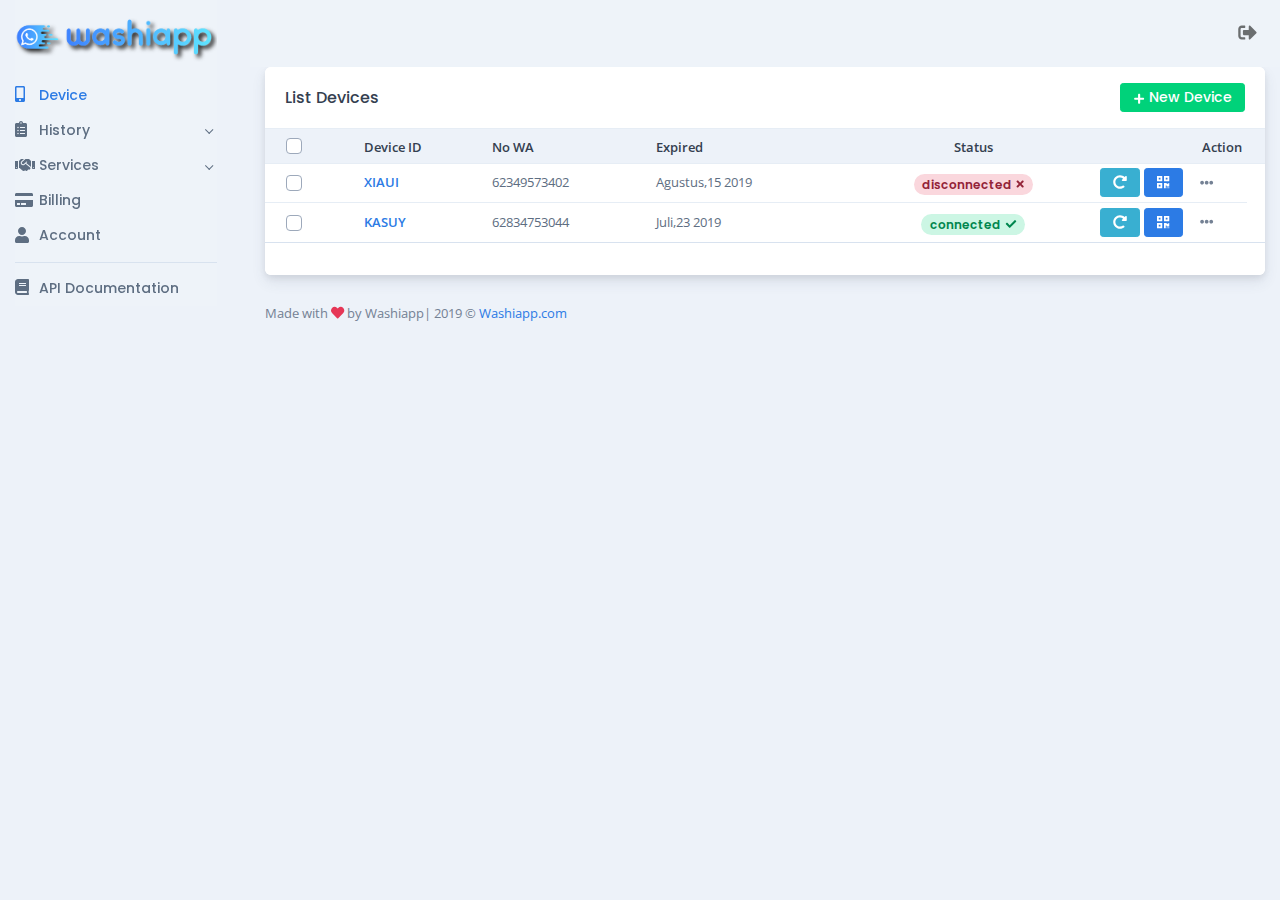
<file: index.html>
<!DOCTYPE html>
<html lang="en-US" dir="ltr">

  <head>
    <meta charset="utf-8">
    <meta http-equiv="X-UA-Compatible" content="IE=edge">
    <meta name="viewport" content="width=device-width, initial-scale=1">


    <!-- ===============================================-->
    <!--    Document Title-->
    <!-- ===============================================-->
    <title>Washiapp</title>


    <!-- ===============================================-->
    <!--    Favicons-->
    <!-- ===============================================-->
    <!-- <link rel="apple-touch-icon" sizes="180x180" href="assets/icon.png">
    <link rel="icon" type="image/png" sizes="32x32" href="assets/icon.png">
    <link rel="icon" type="image/png" sizes="32x32" href="assets/icon.png">
    <link rel="shortcut icon" type="image/x-icon" sizes="32x32" href="assets/icon.png">
    <link rel="manifest" sizes="32x32" href="assets/icon.png">
    <meta name="msapplication-TileImage" content="assets/img/favicons/mstile-150x150.png">
    <meta name="theme-color" content="#ffffff"> -->

    <link rel="apple-touch-icon" sizes="57x57" href="assets/img/icons/icon/apple-icon-57x57.png">
    <link rel="apple-touch-icon" sizes="60x60" href="assets/img/icons/icon/apple-icon-60x60.png">
    <link rel="apple-touch-icon" sizes="72x72" href="assets/img/icons/icon/apple-icon-72x72.png">
    <link rel="apple-touch-icon" sizes="76x76" href="assets/img/icons/icon/apple-icon-76x76.png">
    <link rel="apple-touch-icon" sizes="114x114" href="assets/img/icons/icon/apple-icon-114x114.png">
    <link rel="apple-touch-icon" sizes="120x120" href="assets/img/icons/icon/apple-icon-120x120.png">
    <link rel="apple-touch-icon" sizes="144x144" href="assets/img/icons/icon/apple-icon-144x144.png">
    <link rel="apple-touch-icon" sizes="152x152" href="assets/img/icons/icon/apple-icon-152x152.png">
    <link rel="apple-touch-icon" sizes="180x180" href="assets/img/icons/icon/apple-icon-180x180.png">
    <link rel="icon" type="image/png" sizes="192x192"  href="assets/img/icons/icon/android-icon-192x192.png">
    <link rel="icon" type="image/png" sizes="32x32" href="assets/img/icons/icon/favicon-32x32.png">
    <link rel="icon" type="image/png" sizes="96x96" href="assets/img/icons/icon/favicon-96x96.png">
    <link rel="icon" type="image/png" sizes="16x16" href="assets/img/icons/icon/favicon-16x16.png">
    <link rel="manifest" href="assets/img/icons/icon/manifest.json">
    <meta name="msapplication-TileColor" content="#ffffff">
    <meta name="msapplication-TileImage" content="assets/img/icons/icon/ms-icon-144x144.png">
    <meta name="theme-color" content="#ffffff">


    <!-- ===============================================-->
    <!--    Stylesheets-->
    <!-- ===============================================-->
    <link href="https://fonts.googleapis.com/css?family=Open+Sans:300,400,500,600,700%7cPoppins:100,200,300,400,500,600,700,800,900" rel="stylesheet">
    <link href="assets/css/theme.css" rel="stylesheet">
    <link href="assets/lib/remodal/remodal.css" rel="stylesheet">
    <link href="assets/lib/remodal/remodal-default-theme.css" rel="stylesheet">

  </head>


  <body>

    <!-- ===============================================-->
    <!--    Main Content-->
    <!-- ===============================================-->
    <main class="main" id="top">
      <div class="container-fluid">
        <nav class="navbar navbar-vertical navbar-expand-xl navbar-light navbar-glass"><a class="navbar-brand text-left" href="/wablas">
            <div class="d-flex align-items-center py-3"><img class="mr-2" src="assets/img/washiapp-blue.png" alt="" width="200" style="-webkit-filter: drop-shadow(5px 5px 5px #222222);
    filter: drop-shadow(3px 3px 2px #222222);" />
            </div>
          </a>
          <div class="collapse navbar-collapse" id="navbarVerticalCollapse">
            <ul class="navbar-nav flex-column">
              <li class="nav-item active"><a class="nav-link" href="/wablas/" aria-controls="home">
                  <div class="d-flex align-items-center"><span class="nav-link-icon"><span class="fas fa-mobile-alt"></span></span><span>Device</span>
                  </div>
                </a>
              </li>
              <li class="nav-item"><a class="nav-link dropdown-indicator" href="#email" data-toggle="collapse" role="button" aria-expanded="false" aria-controls="email">
                  <div class="d-flex align-items-center"><span class="nav-link-icon"><span class="fas fa-clipboard-list"></span></span><span>History</span><span class="badge badge-pill ml-2 badge-soft-success"></span>
                  </div>
                </a>
                <ul class="nav collapse" id="email" data-parent="#navbarVerticalCollapse">
                  <li class="nav-item"><a class="nav-link" href="/wablas/pages/status.html">Message Status</a>
                  </li>
                  <li class="nav-item"><a class="nav-link" href="/wablas/pages/log.html">Log</a>
                  </li>
                </ul>
              </li>
              <li class="nav-item"><a class="nav-link dropdown-indicator" href="#pages" data-toggle="collapse" role="button" aria-expanded="false" aria-controls="pages">
                  <div class="d-flex align-items-center"><span class="nav-link-icon"><span class="fas fa-handshake"></span></span><span>Services</span>
                  </div>
                </a>
                <ul class="nav collapse" id="pages" data-parent="#navbarVerticalCollapse">
                  <li class="nav-item"><a class="nav-link" href="/wablas/pages/activity.html">Send Message</a>
                  </li>
                  <li class="nav-item d-none"><a class="nav-link" href="pages/schedule.html">Schedule</a>
                  </li>
                  <li class="nav-item d-none"><a class="nav-link" href="pages/activity.html">Reminder</a>
                  </li>
                  <li class="nav-item"><a class="nav-link" href="/wablas/pages/sms.html">SMS</a>
                  </li>
                </ul>
              </li>
              <li class="nav-item"><a class="nav-link" href="pages/billing.html" >
                  <div class="d-flex align-items-center"><span class="nav-link-icon"><span class="fas fa-credit-card"></span></span><span>Billing</span>
                  </div>
                </a>
              </li>
              <li class="nav-item"><a class="nav-link" href="/wablas/pages/account.html">
                  <div class="d-flex align-items-center"><span class="nav-link-icon"><span class="fas fa-user"></span></span><span>Account</span>
                  </div>
                </a></li>
            </ul>
            <hr class="border-300 my-2" />
            <ul class="navbar-nav flex-column">
              <li class="nav-item"><a class="nav-link" href="#documentation" data-toggle="collapse" role="button" aria-expanded="false" aria-controls="documentation">
                  <div class="d-flex align-items-center"><span class="nav-link-icon"><span class="fas fa-book"></span></span><span>API Documentation</span>
                  </div>
                </a>
              </li> 
            </ul>

          </div>
        </nav>
        <div class="content">
          <nav class="navbar navbar-light navbar-glass fs--1 font-weight-semi-bold row navbar-top sticky-kit navbar-expand">
            <button class="navbar-toggler collapsed" type="button" data-toggle="collapse" data-target="#navbarVerticalCollapse" aria-controls="navbarVerticalCollapse" aria-expanded="false" aria-label="Toggle navigation"><span class="navbar-toggler-icon"></span></button><a class="navbar-brand text-left ml-3" href="/wablas">
              <div class="d-flex align-items-center"><img class="mr-2" src="assets/img/washiapp-blue.png" alt="" width="60%" /><span class="text-sans-serif"></span>
              </div>
            </a>
            <div class="collapse navbar-collapse" id="navbarNavDropdown1">
              <ul class="navbar-nav align-items-center d-none d-lg-block">
                <li class="nav-item">
                  <h3></h3>
                </li>
              </ul>
              <ul class="navbar-nav align-items-center ml-auto">
                <li class="nav-item dropdown"><a class="nav-link px-0" href="authentication/log-out.html"><span class="fas fa-sign-out-alt fs-4" data-fa-transform="shrink-7"></span></a></li>
                
                
              </ul>
            </div>
          </nav>

        <div class="card mb-3 d-none">
            <div class="card-body rounded-soft bg-gradient">
                <div class="row text-white align-items-center no-gutters">
                <div class="col">
                    <h4 class="text-white mb-0">Today Sent 7.439</h4>
                    <p class="fs--1 font-weight-semi-bold">Yesterday <span class="text-300">6.887</span></p>
                </div>
                </div>
                <canvas class="rounded" id="chart-line" width="1618" height="375" aria-label="Line chart" role="img"></canvas>
            </div>
        </div>
        <div class="card-deck d-none">
        <div class="card mb-3 overflow-hidden" style="min-width: 12rem">
            <div class="bg-holder bg-card" style="background-image:url(assets/img/illustrations/corner-1.png);">
            </div>
            <!--/.bg-holder-->

            <div class="card-body position-relative">
            <h6>Sent Success</h6>
            <div class="display-4 fs-4 mb-2 font-weight-normal text-sans-serif text-success" data-countup='{"count":583,"format":"comma"}'>0</div><a class="font-weight-semi-bold fs--1 text-nowrap" href="#!">See all<span class="fas fa-angle-right ml-1" data-fa-transform="down-1"></span></a>
            </div>
        </div>
        <div class="card mb-3 overflow-hidden" style="min-width: 12rem">
            <div class="bg-holder bg-card" style="background-image:url(assets/img/illustrations/corner-2.png);">
            </div>
            <!--/.bg-holder-->

            <div class="card-body position-relative">
            <h6>Sent Pending</h6>
            <div class="display-4 fs-4 mb-2 font-weight-normal text-sans-serif text-warning" data-countup='{"count":72,"format":"comma"}'>0</div><a class="font-weight-semi-bold fs--1 text-nowrap" href="#!">See all<span class="fas fa-angle-right ml-1" data-fa-transform="down-1"></span></a>
            </div>
        </div>
        <div class="card mb-3 overflow-hidden" style="min-width: 12rem">
            <div class="bg-holder bg-card" style="background-image:url(assets/img/illustrations/corner-3.png);">
            </div>
            <!--/.bg-holder-->

            <div class="card-body position-relative">
            <h6>Sent Failed</h6>
            <div class="display-4 fs-4 mb-2 font-weight-normal text-sans-serif text-danger" data-countup='{"count":94,"format":"comma"}'>0</div><a class="font-weight-semi-bold fs--1 text-nowrap" href="#!">See all<span class="fas fa-angle-right ml-1" data-fa-transform="down-1"></span></a>
            </div>
        </div>
        </div>
        <div class="card mb-3">
        <div class="card-header">
            <div class="row align-items-center justify-content-between">
            <div class="col-6 col-sm-auto d-flex align-items-center pr-0">
                <h5 class="fs-0 mb-0 text-nowrap py-2 py-xl-0">List Devices</h5>
            </div>
            <div class="col-6 col-sm-auto ml-auto text-right pl-0">
                <div class="d-none" id="purchases-actions">
                <div class="input-group input-group-sm">
                    <select class="custom-select cus" aria-label="Bulk actions">
                    <option selected="">Bulk actions</option>
                    <option value="Refund"><span class="fas fa-redo-alt" data-fa-transform="shrink-3 down-2"></span> Restart Service</option>
                    </select>
                    <button class="btn btn-falcon-default btn-sm ml-2" type="button">Apply</button>
                </div>
                </div>
                <div id="dashboard-actions">
                <button class="btn  btn-sm btn-success" type="button" data-toggle="modal" data-target="#Modal"><span class="fas fa-plus" data-fa-transform="shrink-3 down-2"></span><span class="d-none d-sm-inline-block ml-1">New Device</span></button>
                </div>
            </div>
            </div>
        </div>
        <div class="card-body p-0">
            <div class="table-responsive">
                <table class="table table-sm mb-0 table-dashboard fs--1">
                    <thead class="bg-200 text-900">
                        <tr>
                            <th>
                                <div class="custom-control custom-checkbox ml-3">
                                    <input class="custom-control-input checkbox-bulk-select" id="checkbox-bulk-purchases-select" type="checkbox" data-checkbox-body="#purchases" data-checkbox-actions="#purchases-actions" data-checkbox-replaced-element="#dashboard-actions" />
                                    <label class="custom-control-label" for="checkbox-bulk-purchases-select"></label>
                                </div>
                            </th>
                            <th>Device ID</th>
                            <th>No WA</th>
                            <th>Expired</th>
                            <th class="text-center">Status</th>
                            <th class="text-right">Action</th>
                            <th></th>
                        </tr>
                    </thead>
                    <tbody id="purchases">
                        <tr class="btn-reveal-trigger">
                            <td class="align-middle">
                                <div class="custom-control custom-checkbox ml-3">
                                    <input class="custom-control-input checkbox-bulk-select-target" type="checkbox" id="checkbox-1" />
                                    <label class="custom-control-label" for="checkbox-1"></label>
                                </div>
                            </td>
                            <th class="align-middle"><a href="pages/setting.html">XIAUI</a></th>
                            <td class="align-middle">62349573402</td>
                            <td class="align-middle">Agustus,15 2019</td>
                            <td class="align-middle text-center fs-0"><span class="badge badge rounded-capsule badge-soft-danger">disconnected<span class="ml-1 fas fa-times" data-fa-transform="shrink-2"></span></span>
                            </td>
                            <td class="align-middle white-space-nowrap">
                                <div class="dropdown text-sans-serif">
                                    <button class="btn btn-info btn-sm" type="button" data-toggle="tooltip" data-placement="top" title="Restart Service"><span class="fas fa-redo-alt"></span></button>
                                    <button class="btn btn-primary btn-sm" type="button" data-toggle="tooltip" data-placement="top" title="Scan QR Code"><span class="fas fa-qrcode"></span></button>
                                    <button class="btn btn-link text-600 btn-sm dropdown-toggle btn-reveal mr-3" type="button" id="dropdown1" data-toggle="dropdown" data-boundary="viewport" aria-haspopup="true" aria-expanded="false"><span class="fas fa-ellipsis-h fs--1"></span></button>
                                    <div class="dropdown-menu dropdown-menu-right border py-0" aria-labelledby="dropdown1">
                                        <div class="bg-white py-2">
                                            <a class="dropdown-item" href="#!"><span class="fas fa-lock"></span> Lock Private Message</a>
                                            <a class="dropdown-item" href="pages/setting.html"><span class="fas fa-cog"></span> Setting</a>
                                            <div class="dropdown-divider"></div>
                                            <a class="dropdown-item" href="#!"><span class="fas fa-shopping-cart"></span> Extend</a>
                                        </div>
                                    </div>
                                </div>
                            </td>
                        </tr>
                        <tr class="btn-reveal-trigger">
                            <td class="align-middle">
                                <div class="custom-control custom-checkbox ml-3">
                                    <input class="custom-control-input checkbox-bulk-select-target" type="checkbox" id="checkbox-2" />
                                    <label class="custom-control-label" for="checkbox-2"></label>
                                </div>
                            </td>
                            <th class="align-middle"><a href="pages/setting.html">KASUY</a></th>
                            <td class="align-middle">62834753044</td>
                            <td class="align-middle">Juli,23 2019</td>
                            <td class="align-middle text-center fs-0"><span class="badge badge rounded-capsule badge-soft-success">connected<span class="ml-1 fas fa-check" data-fa-transform="shrink-2"></span></span>
                            </td>
                            <td class="align-middle white-space-nowrap">
                                <div class="dropdown text-sans-serif">
                                    <button class="btn btn-info btn-sm" type="button" data-toggle="tooltip" data-placement="top" title="Restart Service"><span class="fas fa-redo-alt"></span></button>
                                    <button class="btn btn-primary btn-sm" type="button" data-toggle="tooltip" data-placement="top" title="Scan QR Code"><span class="fas fa-qrcode"></span></button>
                                    <button class="btn btn-link text-600 btn-sm dropdown-toggle btn-reveal mr-3" type="button" id="dropdown1" data-toggle="dropdown" data-boundary="viewport" aria-haspopup="true" aria-expanded="false"><span class="fas fa-ellipsis-h fs--1"></span></button>
                                    <div class="dropdown-menu dropdown-menu-right border py-0" aria-labelledby="dropdown1">
                                        <div class="bg-white py-2">
                                            <a class="dropdown-item" href="#!"><span class="fas fa-lock"></span> Lock Private Message</a>
                                            <a class="dropdown-item" href="pages/setting.html"><span class="fas fa-cog"></span> Setting</a>
                                            <div class="dropdown-divider"></div>
                                            <a class="dropdown-item" href="#!"><span class="fas fa-shopping-cart"></span> Extend</a>
                                        </div>
                                    </div>
                                </div>
                            </td>
                        </tr>
                    </tbody>
                </table>
            </div>
        </div>
        <div class="card-footer border-top">
            <div class="row align-items-center">
            
            </div>
        </div>
        </div>

        <!--modal new device-->

        <div class="modal fade" id="Modal" tabindex="-1" role="dialog" aria-labelledby="exampleModalLabel" aria-hidden="true">
        <div class="col-lg-4 mx-auto" role="document">
            <div class="modal-dialog">
                <div class="modal-content">
                    <div class="modal-header bg-primary">
                        <h5 class="modal-title text-white">Add new number</h5>
                        <button class="close text-white" type="button" data-dismiss="modal" aria-label="Close"><span class="font-weight-light" aria-hidden="true">&times;</span></button>
                    </div>
                <div class="modal-body">
                    <form action="">
                        <!-- <div class="form-group">
                            <label for="number">How many number?</label>
                            <select class="form-control" id="number">
                                <option selected>1</option>
                                <option>2</option>
                                <option>3</option>
                                <option>4</option>
                                <option>5</option>
                                <option>6</option>
                                <option>7</option>
                                <option>8</option>
                                <option>9</option>
                                <option>10</option>
                                <option>11</option>
                                <option>12</option>
                                <option>13</option>
                                <option>14</option>
                                <option>15</option>
                                <option>16</option>
                                <option>17</option>
                                <option>18</option>
                                <option>19</option>
                                <option>20</option>
                            </select>
                        </div> -->
                        <div class="form-group">
                            <label for="number">How Many Number?</label>
                            <input class="form-control" type="number" min='1' value="1" id="number">
                        </div>
                        <div class="form-group">
                            <label for="perid">Subscription Period</label>
                            <select class="form-control" id="perid">
                                <option value="197000" selected>1 Month</option>
                                <option value="591000">3 Month</option>
                                <option value="1182000">6 Month</option>
                            </select>
                        </div>
                        <div class="form-group">
                                <label for="pay">Payment Method</label>
                                <select class="form-control" id="pay">
                                    <option value="1" selected>Manual Bank Transfer (IDR)</option>
                                    <option value="2">Paypal or Credit Card (USD)</option>
                                </select>
                            </div>
                    </form>
                    <div class="row border-bottom mt-5">
                        <div class="col-lg-6">
                            <h6 class="fs-0 font-weight-normal">Subtotal</h6>
                            <h6 class="fs-0 font-weight-normal unik">Unique code</h6>
                        </div>
                        <div class="col-lg-6 text-right">
                            <h6 class="fs-0 font-weight-normal" id="subT">Rp197.000</h6>
                            <h6 class="fs-0 font-weight-normal unik">Rp<span id="uniq">26</span></h6>
                        </div>
                    </div>
                    <div class="row mt-2 mb-8">
                        <div class="col-lg-6">
                            <h6 class="fs-0 font-weight-bold">Total</h6>
                        </div>
                        <div class="col-lg-6 text-right">
                            <h6 class="fs-0 font-weight-bold" id="total">Rp197.026</h6>
                        </div>
                    </div>
                </div>
                <div class="modal-footer">
                    <button class="btn btn-secondary btn-sm rounded-pill" type="button" data-dismiss="modal">Cancel</button>
                    <button class="btn btn-primary btn-sm rounded-pill" type="button">Add</button>
                </div>
                </div>
            </div>
        </div>
        </div>


        <footer>
            <div class="row no-gutters justify-content-between fs--1 mt-4 mb-3">
              <div class="col-12 col-sm-auto text-center">
                <p class="mb-0 text-600">Made with <i class="fa fa-heart text-danger" aria-hidden="true"></i> by Washiapp<span class="d-none d-sm-inline-block">| </span><br class="d-sm-none" /> 2019 &copy; <a href="https://washiapp.com">Washiapp.com</a></p>
              </div>
            </div>
          </footer>
        </div>
      </div>
    </main>
    <!-- ===============================================-->
    <!--    End of Main Content-->
    <!-- ===============================================-->




    <!-- ===============================================-->
    <!--    JavaScripts-->
    <!-- ===============================================-->
    
    <script src="assets/js/jquery.min.js"></script>
    <script src="assets/js/popper.min.js"></script>
    <script src="assets/js/bootstrap.js"></script>
    <script src="assets/lib/stickyfilljs/stickyfill.min.js"></script>
    <script src="assets/lib/sticky-kit/sticky-kit.min.js"></script>
    <script src="assets/lib/is_js/is.min.js"></script>
    <script src="assets/lib/@fortawesome/all.min.js"></script>
    <script src="assets/lib/chart.js/Chart.min.js"></script>
    <script src="assets/lib/jqvmap/jquery.vmap.js"></script>
    <script src="assets/lib/jqvmap/maps/jquery.vmap.world.js" charset="utf-8"></script>
    <script src="assets/lib/jqvmap/maps/jquery.vmap.usa.js" charset="utf-8"></script>
    <script src="assets/js/theme.js"></script>
    <script src="assets/lib/remodal/remodal.min.js"></script>
    <script src="/assets/js/autoNumeric.js"></script>
    <script>
        $(document).ready(function() {
            $('#number, #perid,#pay').change(function () {
                // let a = parseInt($('#number option:selected').text());
                let a = parseInt($('#number').val());
                let b = parseInt($('#perid option:selected').val());
                let hasil = a*b;
                    let hasila= hasil+parseInt($('#uniq').text());
                    // let hasil = c.autoNumeric('init');
                    $('#subT').text("Rp"+hasil.toLocaleString());
                    $('#total').text("Rp"+hasila.toLocaleString()); 
                
                if($('#pay option:selected').val()==2){
                    $('.unik').addClass('d-none');
                    let b = parseInt($('#perid option:selected').val());
                    if(b==197000){
                        let hasil = a*17;
                        let hasila= hasil+parseInt($('#uniq').text());
                        // let hasil = c.autoNumeric('init');
                        $('#subT').text("USD "+hasil.toLocaleString());
                        $('#total').text("USD "+hasil);
                    }
                    else if(b==591000){
                        let hasil = a*17*3;
                        let hasila= hasil+parseInt($('#uniq').text());
                        // let hasil = c.autoNumeric('init');
                        $('#subT').text("USD "+hasil.toLocaleString());
                        $('#total').text("USD "+hasil);
                    }
                    else if(b==1182000){
                        let hasil = a*17*6;
                        let hasila= hasil+parseInt($('#uniq').text());
                        // let hasil = c.autoNumeric('init');
                        $('#subT').text("USD "+hasil.toLocaleString());
                        $('#total').text("USD "+hasil);
                    }
                }else if($('#pay option:selected').val()==1){
                    $('.unik').removeClass('d-none');
                }              
            })
        })
    </script>


  </body>

</html>
</file>
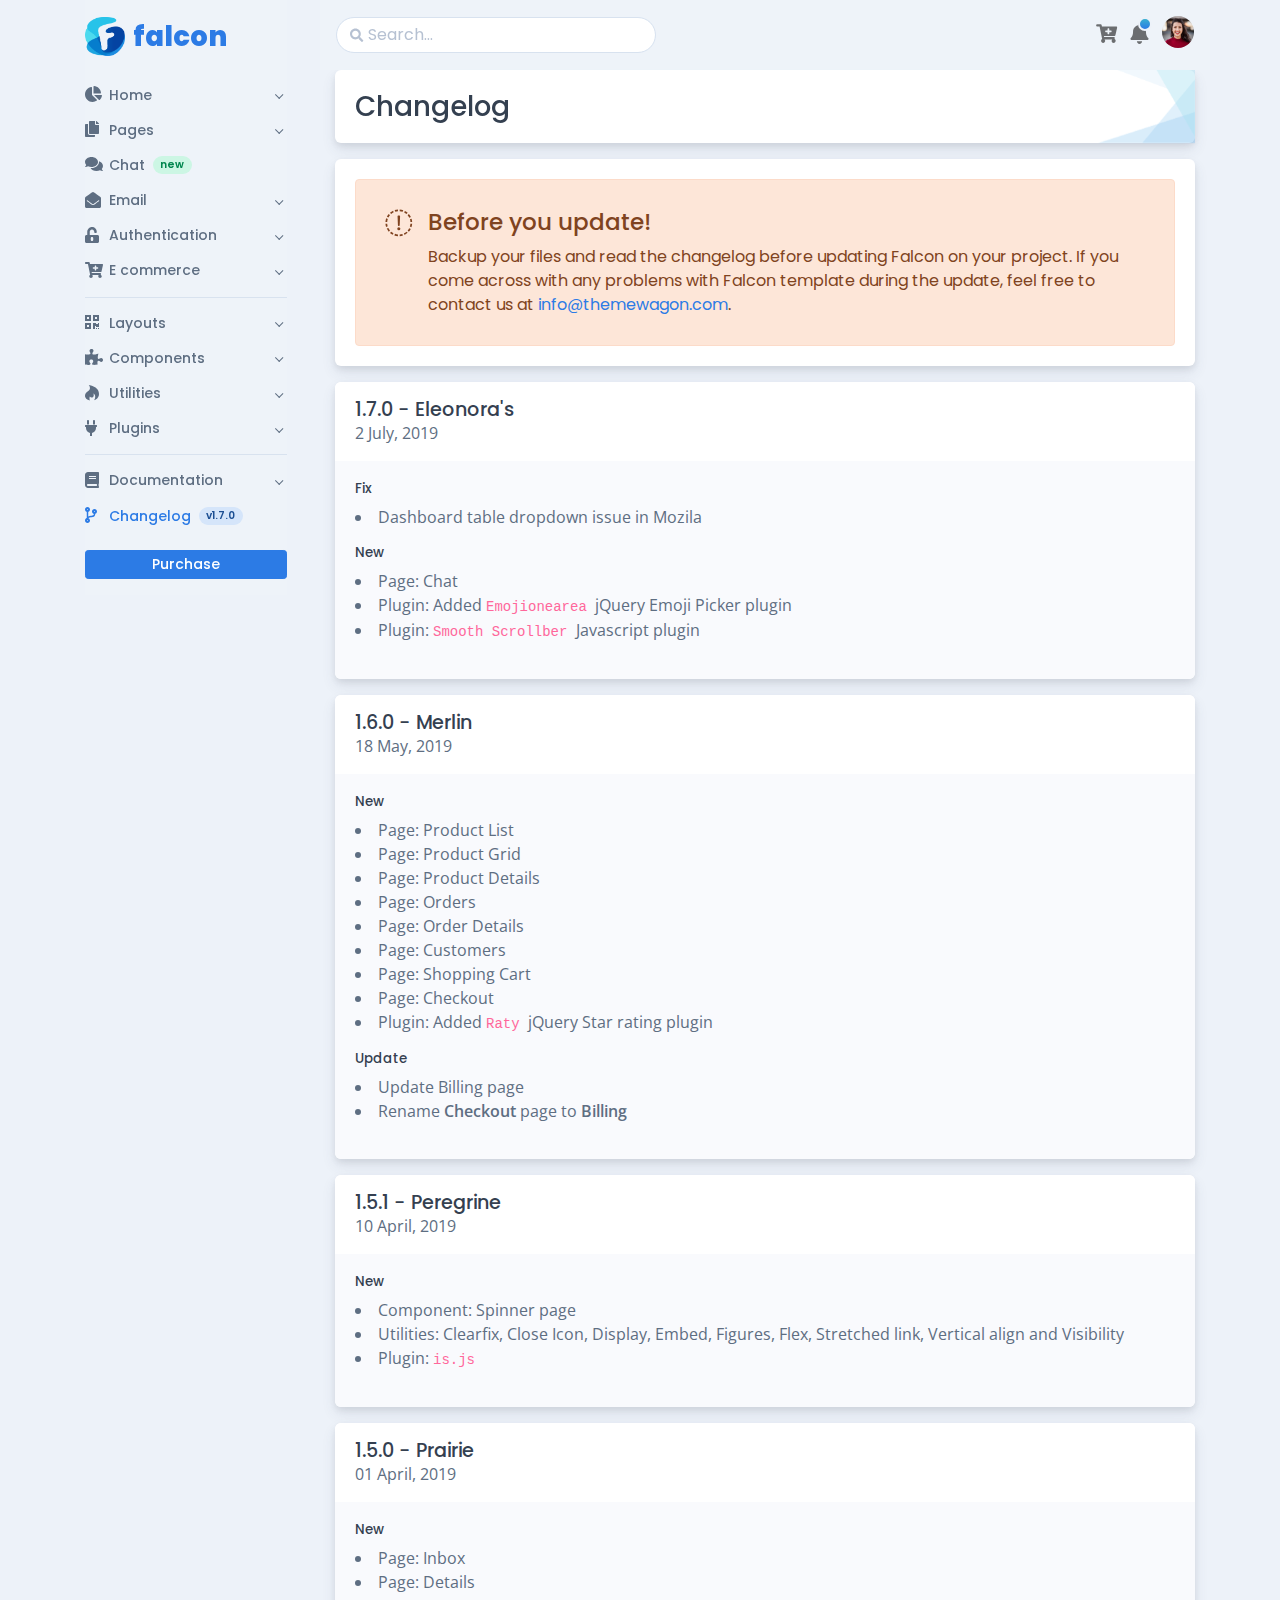
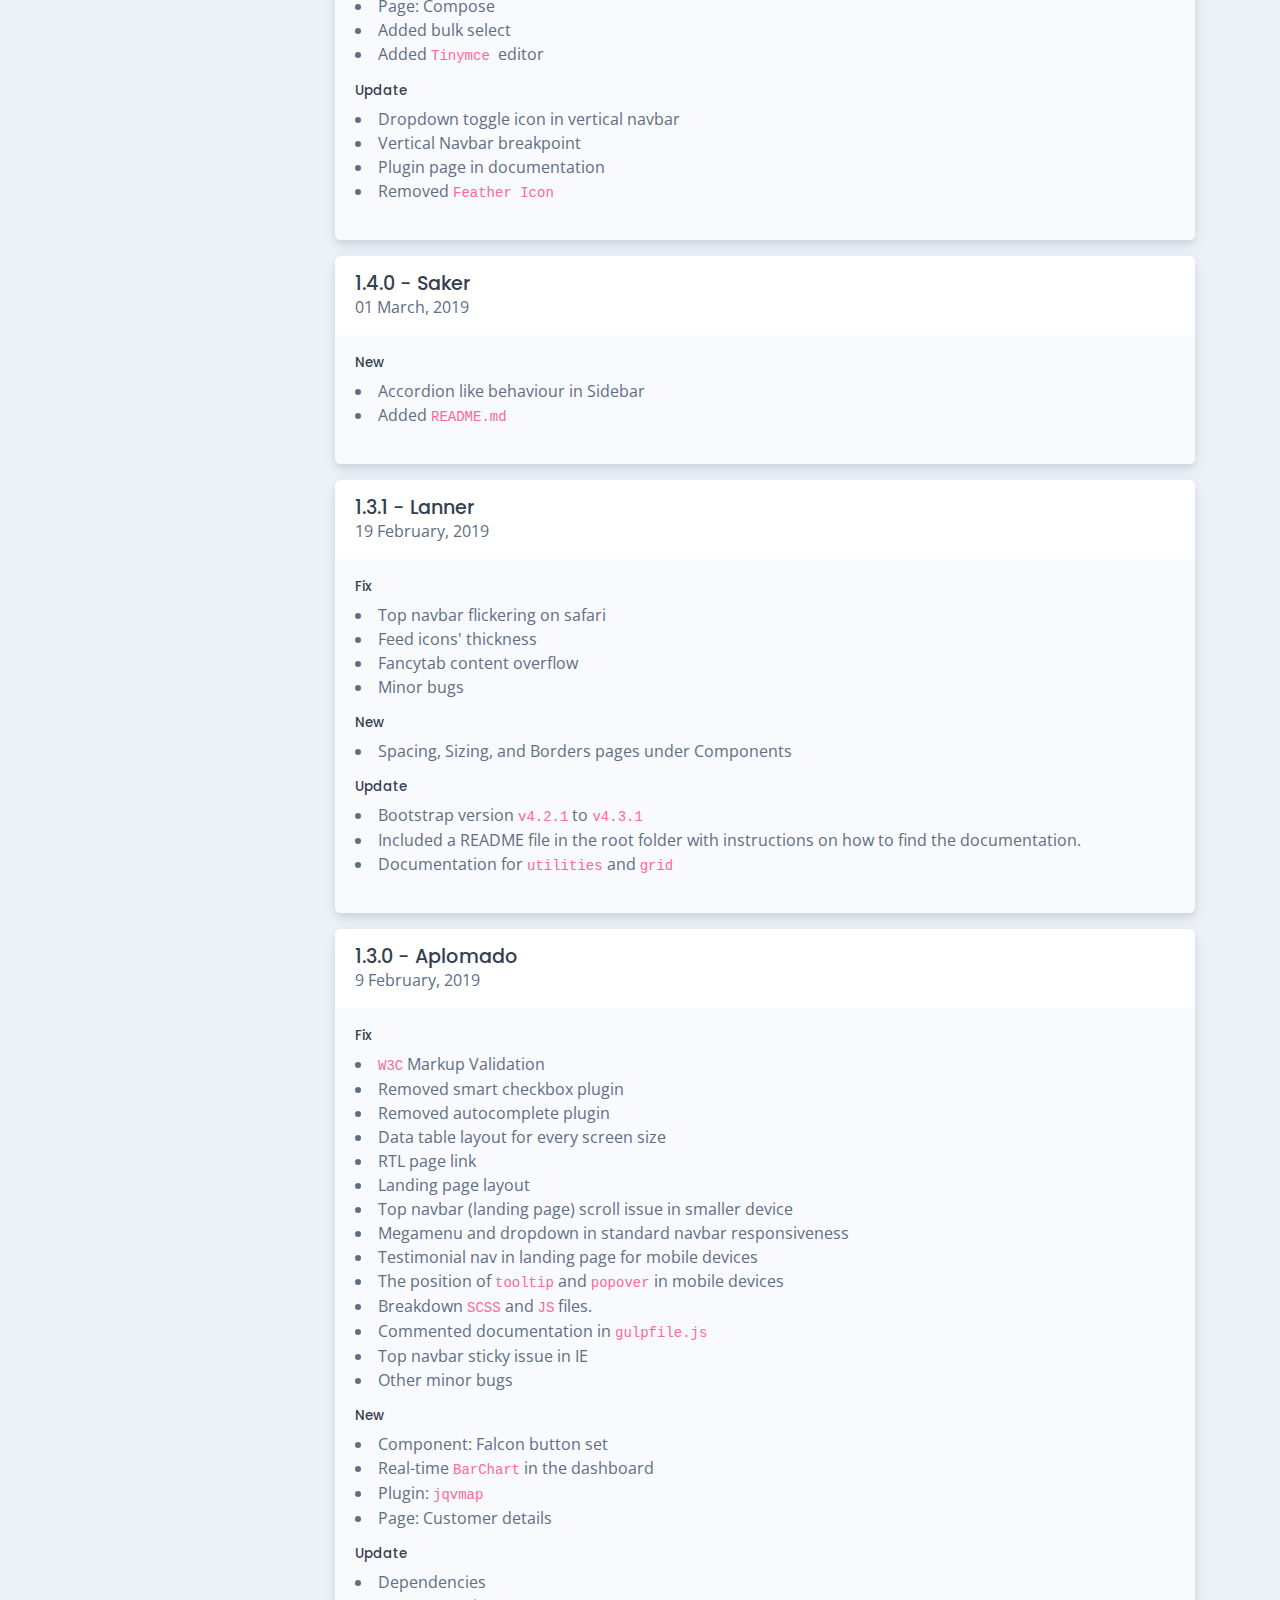
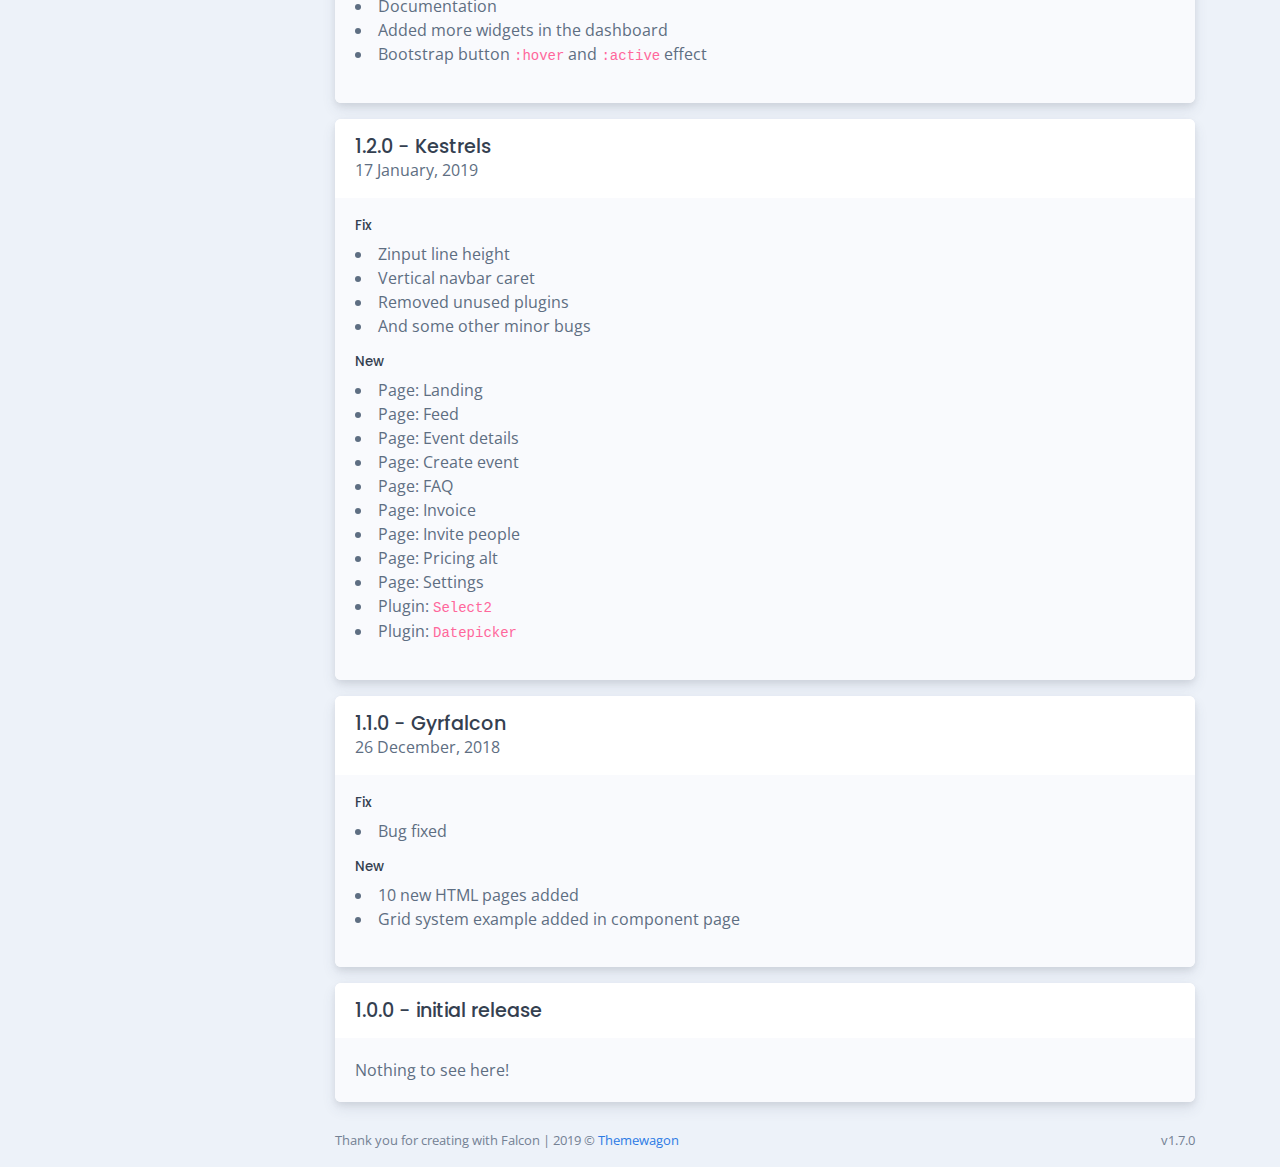
<file: changelog.html>
<!DOCTYPE html>
<html lang="en-US" dir="ltr">

  <head>
    <meta charset="utf-8">
    <meta http-equiv="X-UA-Compatible" content="IE=edge">
    <meta name="viewport" content="width=device-width, initial-scale=1">


    <!-- ===============================================-->
    <!--    Document Title-->
    <!-- ===============================================-->
    <title>Falcon | Dashboard &amp; WebApp Template</title>


    <!-- ===============================================-->
    <!--    Favicons-->
    <!-- ===============================================-->
    <link rel="apple-touch-icon" sizes="180x180" href="assets/img/favicons/apple-touch-icon.png">
    <link rel="icon" type="image/png" sizes="32x32" href="assets/img/favicons/favicon-32x32.png">
    <link rel="icon" type="image/png" sizes="16x16" href="assets/img/favicons/favicon-16x16.png">
    <link rel="shortcut icon" type="image/x-icon" href="assets/img/favicons/favicon.ico">
    <link rel="manifest" href="assets/img/favicons/manifest.json">
    <meta name="msapplication-TileImage" content="assets/img/favicons/mstile-150x150.png">
    <meta name="theme-color" content="#ffffff">


    <!-- ===============================================-->
    <!--    Stylesheets-->
    <!-- ===============================================-->
    <link href="https://fonts.googleapis.com/css?family=Open+Sans:300,400,500,600,700%7cPoppins:100,200,300,400,500,600,700,800,900" rel="stylesheet">
    <link href="assets/lib/prismjs/prism-okaidia.css" rel="stylesheet">
    <link href="assets/css/theme.css" rel="stylesheet">

  </head>


  <body>

    <!-- ===============================================-->
    <!--    Main Content-->
    <!-- ===============================================-->
    <main class="main" id="top">


      <div class="container">
        <nav class="navbar navbar-vertical navbar-expand-xl navbar-light navbar-glass"><a class="navbar-brand text-left" href="index.html">
            <div class="d-flex align-items-center py-3"><img class="mr-2" src="assets/img/illustrations/falcon.png" alt="" width="40" /><span class="text-sans-serif">falcon</span>
            </div>
          </a>
          <div class="collapse navbar-collapse" id="navbarVerticalCollapse">
            <ul class="navbar-nav flex-column">
              <li class="nav-item"><a class="nav-link dropdown-indicator" href="#home" data-toggle="collapse" role="button" aria-expanded="false" aria-controls="home">
                  <div class="d-flex align-items-center"><span class="nav-link-icon"><span class="fas fa-chart-pie"></span></span><span>Home</span>
                  </div>
                </a>
                <ul class="nav collapse" id="home" data-parent="#navbarVerticalCollapse">
                  <li class="nav-item"><a class="nav-link" href="index.html">Dashboard</a>
                  </li>
                  <li class="nav-item"><a class="nav-link" href="home/feed.html">Feed</a>
                  </li>
                  <li class="nav-item"><a class="nav-link" href="home/landing.html">Landing</a>
                  </li>
                </ul>
              </li>
              <li class="nav-item"><a class="nav-link dropdown-indicator" href="#pages" data-toggle="collapse" role="button" aria-expanded="false" aria-controls="pages">
                  <div class="d-flex align-items-center"><span class="nav-link-icon"><span class="fas fa-copy"></span></span><span>Pages</span>
                  </div>
                </a>
                <ul class="nav collapse" id="pages" data-parent="#navbarVerticalCollapse">
                  <li class="nav-item"><a class="nav-link" href="pages/activity.html">Activity</a>
                  </li>
                  <li class="nav-item"><a class="nav-link" href="pages/associations.html">Associations</a>
                  </li>
                  <li class="nav-item"><a class="nav-link" href="pages/billing.html">Billing</a>
                  </li>
                  <li class="nav-item"><a class="nav-link" href="pages/customer-details.html">Customer details</a>
                  </li>
                  <li class="nav-item"><a class="nav-link" href="pages/event-detail.html">Event detail</a>
                  </li>
                  <li class="nav-item"><a class="nav-link" href="pages/event-create.html">Event create</a>
                  </li>
                  <li class="nav-item"><a class="nav-link" href="pages/events.html">Events</a>
                  </li>
                  <li class="nav-item"><a class="nav-link" href="pages/faq.html">Faq</a>
                  </li>
                  <li class="nav-item"><a class="nav-link" href="pages/invoice.html">Invoice</a>
                  </li>
                  <li class="nav-item"><a class="nav-link" href="pages/invite-people.html">Invite people</a>
                  </li>
                  <li class="nav-item"><a class="nav-link" href="pages/notifications.html">Notifications</a>
                  </li>
                  <li class="nav-item"><a class="nav-link" href="pages/people.html">People</a>
                  </li>
                  <li class="nav-item"><a class="nav-link" href="pages/pricing.html">Pricing</a>
                  </li>
                  <li class="nav-item"><a class="nav-link" href="pages/pricing-alt.html">Pricing alt</a>
                  </li>
                  <li class="nav-item"><a class="nav-link" href="pages/profile.html">Profile</a>
                  </li>
                  <li class="nav-item"><a class="nav-link" href="pages/settings.html">Settings</a>
                  </li>
                  <li class="nav-item"><a class="nav-link" href="pages/starter.html">Starter</a>
                  </li>
                  <li class="nav-item"><a class="nav-link dropdown-indicator" href="#pages-errors" data-toggle="collapse" role="button" aria-expanded="false" aria-controls="pages-errors">Errors</a>
                    <ul class="nav collapse" id="pages-errors">
                      <li class="nav-item"><a class="nav-link" href="pages/errors/404.html">404</a>
                      </li>
                      <li class="nav-item"><a class="nav-link" href="pages/errors/500.html">500</a>
                      </li>
                    </ul>
                  </li>
                </ul>
              </li>
              <li class="nav-item"><a class="nav-link" href="chat.html">
                  <div class="d-flex align-items-center"><span class="nav-link-icon"><span class="fas fa-comments"></span></span><span>Chat</span><span class="badge badge-pill ml-2 badge-soft-success">new</span>
                  </div>
                </a></li>
              <li class="nav-item"><a class="nav-link dropdown-indicator" href="#email" data-toggle="collapse" role="button" aria-expanded="false" aria-controls="email">
                  <div class="d-flex align-items-center"><span class="nav-link-icon"><span class="fas fa-envelope-open"></span></span><span>Email</span><span class="badge badge-pill ml-2 badge-soft-success"></span>
                  </div>
                </a>
                <ul class="nav collapse" id="email" data-parent="#navbarVerticalCollapse">
                  <li class="nav-item"><a class="nav-link" href="email/inbox.html">Inbox</a>
                  </li>
                  <li class="nav-item"><a class="nav-link" href="email/email-detail.html">Email detail</a>
                  </li>
                  <li class="nav-item"><a class="nav-link" href="email/compose.html">Compose</a>
                  </li>
                </ul>
              </li>
              <li class="nav-item"><a class="nav-link dropdown-indicator" href="#authentication" data-toggle="collapse" role="button" aria-expanded="false" aria-controls="authentication">
                  <div class="d-flex align-items-center"><span class="nav-link-icon"><span class="fas fa-unlock-alt"></span></span><span>Authentication</span>
                  </div>
                </a>
                <ul class="nav collapse" id="authentication" data-parent="#navbarVerticalCollapse">
                  <li class="nav-item"><a class="nav-link" href="authentication/log-in.html">Log in</a>
                  </li>
                  <li class="nav-item"><a class="nav-link" href="authentication/log-out.html">Log out</a>
                  </li>
                  <li class="nav-item"><a class="nav-link" href="authentication/register.html">Register</a>
                  </li>
                  <li class="nav-item"><a class="nav-link" href="authentication/forget-password.html">Forget password</a>
                  </li>
                  <li class="nav-item"><a class="nav-link" href="authentication/password-reset.html">Password reset</a>
                  </li>
                  <li class="nav-item"><a class="nav-link" href="authentication/confirm-mail.html">Confirm mail</a>
                  </li>
                  <li class="nav-item"><a class="nav-link" href="authentication/lock-screen.html">Lock screen</a>
                  </li>
                </ul>
              </li>
              <li class="nav-item"><a class="nav-link dropdown-indicator" href="#e-commerce" data-toggle="collapse" role="button" aria-expanded="false" aria-controls="e-commerce">
                  <div class="d-flex align-items-center"><span class="nav-link-icon"><span class="fas fa-cart-plus"></span></span><span>E commerce</span>
                  </div>
                </a>
                <ul class="nav collapse" id="e-commerce" data-parent="#navbarVerticalCollapse">
                  <li class="nav-item"><a class="nav-link" href="e-commerce/product-list.html">Product list</a>
                  </li>
                  <li class="nav-item"><a class="nav-link" href="e-commerce/product-grid.html">Product grid</a>
                  </li>
                  <li class="nav-item"><a class="nav-link" href="e-commerce/product-details.html">Product details</a>
                  </li>
                  <li class="nav-item"><a class="nav-link" href="e-commerce/orders.html">Orders</a>
                  </li>
                  <li class="nav-item"><a class="nav-link" href="e-commerce/order-details.html">Order details</a>
                  </li>
                  <li class="nav-item"><a class="nav-link" href="e-commerce/customers.html">Customers</a>
                  </li>
                  <li class="nav-item"><a class="nav-link" href="e-commerce/shopping-cart.html">Shopping cart</a>
                  </li>
                  <li class="nav-item"><a class="nav-link" href="e-commerce/billing.html">Billing</a>
                  </li>
                  <li class="nav-item"><a class="nav-link" href="e-commerce/checkout.html">Checkout</a>
                  </li>
                </ul>
              </li>
            </ul>
            <hr class="border-300 my-2" />
            <ul class="navbar-nav flex-column">
              <li class="nav-item"><a class="nav-link dropdown-indicator" href="#layouts" data-toggle="collapse" role="button" aria-expanded="false" aria-controls="layouts">
                  <div class="d-flex align-items-center"><span class="nav-link-icon"><span class="fas fa-qrcode"></span></span><span>Layouts</span>
                  </div>
                </a>
                <ul class="nav collapse" id="layouts" data-parent="#navbarVerticalCollapse">
                  <li class="nav-item"><a class="nav-link" href="layouts/standard.html">Standard</a>
                  </li>
                  <li class="nav-item"><a class="nav-link" href="layouts/fluid.html">Fluid</a>
                  </li>
                  <li class="nav-item"><a class="nav-link" href="layouts/RTL.html">RTL</a>
                  </li>
                </ul>
              </li>
              <li class="nav-item"><a class="nav-link dropdown-indicator" href="#components" data-toggle="collapse" role="button" aria-expanded="false" aria-controls="components">
                  <div class="d-flex align-items-center"><span class="nav-link-icon"><span class="fas fa-puzzle-piece"></span></span><span>Components</span>
                  </div>
                </a>
                <ul class="nav collapse" id="components" data-parent="#navbarVerticalCollapse">
                  <li class="nav-item"><a class="nav-link" href="components/alerts.html">Alerts</a>
                  </li>
                  <li class="nav-item"><a class="nav-link" href="components/avatar.html">Avatar</a>
                  </li>
                  <li class="nav-item"><a class="nav-link" href="components/background.html">Background</a>
                  </li>
                  <li class="nav-item"><a class="nav-link" href="components/badges.html">Badges</a>
                  </li>
                  <li class="nav-item"><a class="nav-link" href="components/breadcrumb.html">Breadcrumb</a>
                  </li>
                  <li class="nav-item"><a class="nav-link" href="components/bulk-select.html">Bulk select</a>
                  </li>
                  <li class="nav-item"><a class="nav-link" href="components/buttons.html">Buttons</a>
                  </li>
                  <li class="nav-item"><a class="nav-link" href="components/cards.html">Cards</a>
                  </li>
                  <li class="nav-item"><a class="nav-link" href="components/carousel.html">Carousel</a>
                  </li>
                  <li class="nav-item"><a class="nav-link" href="components/collapse.html">Collapse</a>
                  </li>
                  <li class="nav-item"><a class="nav-link" href="components/countup.html">Countup</a>
                  </li>
                  <li class="nav-item"><a class="nav-link" href="components/dropdowns.html">Dropdowns</a>
                  </li>
                  <li class="nav-item"><a class="nav-link" href="components/fancyscroll.html">Fancyscroll</a>
                  </li>
                  <li class="nav-item"><a class="nav-link" href="components/fancytab.html">Fancytab</a>
                  </li>
                  <li class="nav-item"><a class="nav-link" href="components/forms.html">Forms</a>
                  </li>
                  <li class="nav-item"><a class="nav-link" href="components/hoverbox.html">Hoverbox</a>
                  </li>
                  <li class="nav-item"><a class="nav-link" href="components/list-group.html">List group</a>
                  </li>
                  <li class="nav-item"><a class="nav-link" href="components/modals.html">Modals</a>
                  </li>
                  <li class="nav-item"><a class="nav-link" href="components/media-object.html">Media object</a>
                  </li>
                  <li class="nav-item"><a class="nav-link" href="components/navs.html">Navs</a>
                  </li>
                  <li class="nav-item"><a class="nav-link" href="components/navbar.html">Navbar</a>
                  </li>
                  <li class="nav-item"><a class="nav-link" href="components/page-headers.html">Page headers</a>
                  </li>
                  <li class="nav-item"><a class="nav-link" href="components/pagination.html">Pagination</a>
                  </li>
                  <li class="nav-item"><a class="nav-link" href="components/popovers.html">Popovers</a>
                  </li>
                  <li class="nav-item"><a class="nav-link" href="components/progress.html">Progress</a>
                  </li>
                  <li class="nav-item"><a class="nav-link" href="components/scrollspy.html">Scrollspy</a>
                  </li>
                  <li class="nav-item"><a class="nav-link" href="components/spinners.html">Spinners</a>
                  </li>
                  <li class="nav-item"><a class="nav-link" href="components/tables.html">Tables</a>
                  </li>
                  <li class="nav-item"><a class="nav-link" href="components/tabs.html">Tabs</a>
                  </li>
                  <li class="nav-item"><a class="nav-link" href="components/toasts.html">Toasts</a>
                  </li>
                  <li class="nav-item"><a class="nav-link" href="components/tooltips.html">Tooltips</a>
                  </li>
                </ul>
              </li>
              <li class="nav-item"><a class="nav-link dropdown-indicator" href="#utilities" data-toggle="collapse" role="button" aria-expanded="false" aria-controls="utilities">
                  <div class="d-flex align-items-center"><span class="nav-link-icon"><span class="fab fa-hotjar"></span></span><span>Utilities</span>
                  </div>
                </a>
                <ul class="nav collapse" id="utilities" data-parent="#navbarVerticalCollapse">
                  <li class="nav-item"><a class="nav-link" href="utilities/borders.html">Borders</a>
                  </li>
                  <li class="nav-item"><a class="nav-link" href="utilities/clearfix.html">Clearfix</a>
                  </li>
                  <li class="nav-item"><a class="nav-link" href="utilities/close-icon.html">Close icon</a>
                  </li>
                  <li class="nav-item"><a class="nav-link" href="utilities/colors.html">Colors</a>
                  </li>
                  <li class="nav-item"><a class="nav-link" href="utilities/display.html">Display</a>
                  </li>
                  <li class="nav-item"><a class="nav-link" href="utilities/embed.html">Embed</a>
                  </li>
                  <li class="nav-item"><a class="nav-link" href="utilities/figures.html">Figures</a>
                  </li>
                  <li class="nav-item"><a class="nav-link" href="utilities/flex.html">Flex</a>
                  </li>
                  <li class="nav-item"><a class="nav-link" href="utilities/grid.html">Grid</a>
                  </li>
                  <li class="nav-item"><a class="nav-link" href="utilities/sizing.html">Sizing</a>
                  </li>
                  <li class="nav-item"><a class="nav-link" href="utilities/spacing.html">Spacing</a>
                  </li>
                  <li class="nav-item"><a class="nav-link" href="utilities/stretched-link.html">Stretched link</a>
                  </li>
                  <li class="nav-item"><a class="nav-link" href="utilities/typography.html">Typography</a>
                  </li>
                  <li class="nav-item"><a class="nav-link" href="utilities/vertical-align.html">Vertical align</a>
                  </li>
                  <li class="nav-item"><a class="nav-link" href="utilities/visibility.html">Visibility</a>
                  </li>
                </ul>
              </li>
              <li class="nav-item"><a class="nav-link dropdown-indicator" href="#plugins" data-toggle="collapse" role="button" aria-expanded="false" aria-controls="plugins">
                  <div class="d-flex align-items-center"><span class="nav-link-icon"><span class="fas fa-plug"></span></span><span>Plugins</span>
                  </div>
                </a>
                <ul class="nav collapse" id="plugins" data-parent="#navbarVerticalCollapse">
                  <li class="nav-item"><a class="nav-link" href="plugins/accordion.html">Accordion</a>
                  </li>
                  <li class="nav-item"><a class="nav-link" href="plugins/charts.html">Charts</a>
                  </li>
                  <li class="nav-item"><a class="nav-link" href="plugins/countdown.html">Countdown</a>
                  </li>
                  <li class="nav-item"><a class="nav-link" href="plugins/data-table.html">Data table</a>
                  </li>
                  <li class="nav-item"><a class="nav-link" href="plugins/date-picker.html">Date picker</a>
                  </li>
                  <li class="nav-item"><a class="nav-link" href="plugins/emojionearea.html">Emojionearea</a>
                  </li>
                  <li class="nav-item"><a class="nav-link" href="plugins/fancybox.html">Fancybox</a>
                  </li>
                  <li class="nav-item"><a class="nav-link" href="plugins/fontawesome.html">Fontawesome</a>
                  </li>
                  <li class="nav-item"><a class="nav-link" href="plugins/google-map.html">Google map</a>
                  </li>
                  <li class="nav-item"><a class="nav-link" href="plugins/inline-player.html">Inline player</a>
                  </li>
                  <li class="nav-item"><a class="nav-link" href="plugins/jqvmap.html">Jqvmap</a>
                  </li>
                  <li class="nav-item"><a class="nav-link" href="plugins/lightbox.html">Lightbox</a>
                  </li>
                  <li class="nav-item"><a class="nav-link" href="plugins/notifications.html">Notifications</a>
                  </li>
                  <li class="nav-item"><a class="nav-link" href="plugins/owl-carousel.html">Owl carousel</a>
                  </li>
                  <li class="nav-item"><a class="nav-link" href="plugins/progressbar.html">Progressbar</a>
                  </li>
                  <li class="nav-item"><a class="nav-link" href="plugins/raty.html">Raty</a>
                  </li>
                  <li class="nav-item"><a class="nav-link" href="plugins/remodal.html">Remodal</a>
                  </li>
                  <li class="nav-item"><a class="nav-link" href="plugins/select2.html">Select2</a>
                  </li>
                  <li class="nav-item"><a class="nav-link" href="plugins/smooth-scrollbar.html">Smooth scrollbar</a>
                  </li>
                  <li class="nav-item"><a class="nav-link" href="plugins/tinymce.html">Tinymce</a>
                  </li>
                  <li class="nav-item"><a class="nav-link" href="plugins/typed-text.html">Typed text</a>
                  </li>
                </ul>
              </li>
            </ul>
            <hr class="border-300 my-2" />
            <ul class="navbar-nav flex-column">
              <li class="nav-item"><a class="nav-link dropdown-indicator" href="#documentation" data-toggle="collapse" role="button" aria-expanded="false" aria-controls="documentation">
                  <div class="d-flex align-items-center"><span class="nav-link-icon"><span class="fas fa-book"></span></span><span>Documentation</span>
                  </div>
                </a>
                <ul class="nav collapse" id="documentation" data-parent="#navbarVerticalCollapse">
                  <li class="nav-item"><a class="nav-link" href="documentation/getting-started.html">Getting started</a>
                  </li>
                  <li class="nav-item"><a class="nav-link" href="documentation/file-structure.html">File structure</a>
                  </li>
                  <li class="nav-item"><a class="nav-link" href="documentation/customization.html">Customization</a>
                  </li>
                  <li class="nav-item"><a class="nav-link" href="documentation/fluid-layout.html">Fluid layout</a>
                  </li>
                  <li class="nav-item"><a class="nav-link" href="documentation/gulp.html">Gulp</a>
                  </li>
                  <li class="nav-item"><a class="nav-link" href="documentation/RTL.html">RTL</a>
                  </li>
                  <li class="nav-item"><a class="nav-link" href="documentation/plugins.html">Plugins</a>
                  </li>
                </ul>
              </li>
              <li class="nav-item active"><a class="nav-link" href="changelog.html">
                  <div class="d-flex align-items-center"><span class="nav-link-icon"><span class="fas fa-code-branch"></span></span><span>Changelog</span><span class="badge badge-pill ml-2 badge-soft-primary">v1.7.0</span>
                  </div>
                </a></li>
            </ul><a class="btn btn-primary btn-sm m-3" href="https://themewagon.com/themes/falcon/" target="_blank">Purchase</a>
          </div>
        </nav>
        <div class="content">
          <nav class="navbar navbar-light navbar-glass fs--1 font-weight-semi-bold row navbar-top sticky-kit navbar-expand">
            <button class="navbar-toggler collapsed" type="button" data-toggle="collapse" data-target="#navbarVerticalCollapse" aria-controls="navbarVerticalCollapse" aria-expanded="false" aria-label="Toggle navigation"><span class="navbar-toggler-icon"></span></button><a class="navbar-brand text-left ml-3" href="index.html">
              <div class="d-flex align-items-center"><img class="mr-2" src="assets/img/illustrations/falcon.png" alt="" width="40" /><span class="text-sans-serif">falcon</span>
              </div>
            </a>
            <div class="collapse navbar-collapse" id="navbarNavDropdown1">
              <ul class="navbar-nav align-items-center d-none d-lg-block">
                <li class="nav-item">
                  <form class="form-inline search-box">
                    <input class="form-control rounded-pill search-input" type="search" placeholder="Search..." aria-label="Search" /><span class="position-absolute fas fa-search text-400 search-box-icon"></span>
                  </form>
                </li>
              </ul>
              <ul class="navbar-nav align-items-center ml-auto">
                <li class="nav-item dropdown"><a class="nav-link px-0" href="e-commerce/shopping-cart.html"><span class="fas fa-cart-plus fs-4" data-fa-transform="shrink-7"></span></a></li>
                <li class="nav-item dropdown"><a class="nav-link unread-indicator px-0" id="navbarDropdownNotification" href="#" role="button" data-toggle="dropdown" aria-haspopup="true" aria-expanded="false"><span class="fas fa-bell fs-4" data-fa-transform="shrink-6"></span></a>
                  <div class="dropdown-menu dropdown-menu-right dropdown-menu-card" aria-labelledby="navbarDropdownNotification">
                    <div class="card card-notification shadow-none" style="max-width: 20rem">
                      <div class="card-header">
                        <div class="row justify-content-between align-items-center">
                          <div class="col-auto">
                            <h6 class="card-header-title mb-0">Notifications</h6>
                          </div>
                          <div class="col-auto"><a class="card-link font-weight-normal" href="#">Mark all as read</a></div>
                        </div>
                      </div>
                      <div class="list-group list-group-flush font-weight-normal fs--1">
                        <div class="list-group-title">NEW</div>
                        <div class="list-group-item">
                          <a class="notification notification-flush bg-200" href="#!">
                            <div class="notification-avatar">
                              <div class="avatar avatar-2xl mr-3">
                                <img class="rounded-circle" src="assets/img/team/1.jpg" alt="" />

                              </div>
                            </div>
                            <div class="notification-body">
                              <p class="mb-1"><strong>Emma Watson</strong> replied to your comment : "Hello world 😍"</p>
                              <span class="notification-time"><span class="mr-1" role="img" aria-label="Emoji">💬</span>Just now</span>

                            </div>
                          </a>

                        </div>
                        <div class="list-group-item">
                          <a class="notification notification-flush bg-200" href="#!">
                            <div class="notification-avatar">
                              <div class="avatar avatar-2xl mr-3">
                                <div class="avatar-name rounded-circle"><span>AB</span></div>
                              </div>
                            </div>
                            <div class="notification-body">
                              <p class="mb-1"><strong>Albert Brooks</strong> reacted to <strong>Mia Khalifa's</strong> status</p>
                              <span class="notification-time"><span class="mr-1 fab fa-gratipay text-danger"></span>9hr</span>

                            </div>
                          </a>

                        </div>
                        <div class="list-group-title">EARLIER</div>
                        <div class="list-group-item">
                          <a class="notification notification-flush" href="#!">
                            <div class="notification-avatar">
                              <div class="avatar avatar-2xl mr-3">
                                <img class="rounded-circle" src="assets/img/icons/weather.jpg" alt="" />

                              </div>
                            </div>
                            <div class="notification-body">
                              <p class="mb-1">The forecast today shows a low of 20&#8451; in California. See today's weather.</p>
                              <span class="notification-time"><span class="mr-1" role="img" aria-label="Emoji">🌤️</span>1d</span>

                            </div>
                          </a>

                        </div>
                      </div>
                      <div class="card-footer text-center border-top-0"><a class="card-link d-block" href="pages/notifications.html">View all</a></div>
                    </div>
                  </div>
                </li>
                <li class="nav-item dropdown"><a class="nav-link pr-0" id="navbarDropdownUser" href="#" role="button" data-toggle="dropdown" aria-haspopup="true" aria-expanded="false">
                    <div class="avatar avatar-xl">
                      <img class="rounded-circle" src="assets/img/team/3.jpg" alt="" />

                    </div>
                  </a>
                  <div class="dropdown-menu dropdown-menu-right py-0" aria-labelledby="navbarDropdownUser">
                    <div class="bg-white rounded-soft py-2">
                      <a class="dropdown-item font-weight-bold text-warning" href="#!"><span class="fas fa-crown mr-1"></span><span>Go Pro</span></a>

                      <div class="dropdown-divider"></div>
                      <a class="dropdown-item" href="#!">Set status</a>
                      <a class="dropdown-item" href="pages/profile.html">Profile &amp; account</a>
                      <a class="dropdown-item" href="#!">Feedback</a>

                      <div class="dropdown-divider"></div>
                      <a class="dropdown-item" href="pages/settings.html">Settings</a>
                      <a class="dropdown-item" href="authentication/log-out.html">Logout</a>
                    </div>
                  </div>
                </li>
              </ul>
            </div>
          </nav>
          <div class="card mb-3">
            <div class="bg-holder d-none d-lg-block bg-card" style="background-image:url(assets/img/illustrations/corner-4.png);">
            </div>
            <!--/.bg-holder-->

            <div class="card-body">
              <div class="row">
                <div class="col-lg-8">
                  <h3 class="mb-0">Changelog</h3>
                </div>
              </div>
            </div>
          </div>
          <div class="card mb-3">
            <div class="card-body">
              <div class="alert alert-warning p-4 mb-0" role="alert">
                <div class="media"><span class="fab fa-intentionally-kept fs-3"></span>
                  <div class="media-body ml-3">
                    <h4 class="alert-heading">Before you update!</h4>
                    <p class="mb-0">Backup your files and read the changelog before updating Falcon on your project. If you come across with any problems with Falcon template during the update, feel free to contact us at <a href="mailto:info@themewagon.com">info@themewagon.com</a>.</p>
                  </div>
                </div>
              </div>
            </div>
          </div>
          <div class="card mb-3">
            <div class="card-header">
              <h5 class="mb-0">1.7.0 - Eleonora's</h5>
              <p class="mb-0">2 July, 2019</p>
            </div>
            <div class="card-body bg-light">
              <h6>Fix</h6>
              <ul class="pl-0 bullet-inside">
                <li>Dashboard table dropdown issue in Mozila</li>
              </ul>
              <h6>New</h6>
              <ul class="pl-0 bullet-inside">
                <li>Page: Chat</li>
                <li>Plugin: Added <code>Emojionearea  </code> jQuery Emoji Picker plugin</li>
                <li>Plugin: <code>Smooth Scrollber  </code> Javascript plugin</li>
              </ul>
            </div>
          </div>
          <div class="card mb-3">
            <div class="card-header">
              <h5 class="mb-0">1.6.0 - Merlin</h5>
              <p class="mb-0">18 May, 2019</p>
            </div>
            <div class="card-body bg-light">
              <h6>New</h6>
              <ul class="pl-0 bullet-inside">
                <li>Page: Product List</li>
                <li>Page: Product Grid</li>
                <li>Page: Product Details</li>
                <li>Page: Orders</li>
                <li>Page: Order Details</li>
                <li>Page: Customers</li>
                <li>Page: Shopping Cart</li>
                <li>Page: Checkout</li>
                <li>Plugin: Added <code>Raty  </code> jQuery Star rating plugin</li>
              </ul>
              <h6 class="mt-3">Update</h6>
              <ul class="pl-0 bullet-inside">
                <li>Update Billing page </li>
                <li>Rename <strong>Checkout </strong>page to <strong>Billing </strong></li>
              </ul>
            </div>
          </div>
          <div class="card mb-3">
            <div class="card-header">
              <h5 class="mb-0">1.5.1 - Peregrine</h5>
              <p class="mb-0">10 April, 2019</p>
            </div>
            <div class="card-body bg-light">
              <h6>New</h6>
              <ul class="pl-0 bullet-inside">
                <li>Component: Spinner page</li>
                <li>Utilities: Clearfix, Close Icon, Display, Embed, Figures, Flex, Stretched link, Vertical align and Visibility</li>
                <li>Plugin: <code>is.js</code></li>
              </ul>
            </div>
          </div>
          <div class="card mb-3">
            <div class="card-header">
              <h5 class="mb-0">1.5.0 - Prairie</h5>
              <p class="mb-0">01 April, 2019</p>
            </div>
            <div class="card-body bg-light">
              <h6>New</h6>
              <ul class="pl-0 bullet-inside">
                <li>Page: Inbox</li>
                <li>Page: Details</li>
                <li>Page: Compose</li>
                <li>Added bulk select</li>
                <li>Added <code>Tinymce </code>editor</li>
              </ul>
              <h6 class="mt-3">Update</h6>
              <ul class="pl-0 bullet-inside">
                <li>Dropdown toggle icon in vertical navbar</li>
                <li>Vertical Navbar breakpoint</li>
                <li>Plugin page in documentation</li>
                <li>Removed <code>Feather Icon</code></li>
              </ul>
            </div>
          </div>
          <div class="card mb-3">
            <div class="card-header">
              <h5 class="mb-0">1.4.0 - Saker</h5>
              <p class="mb-0">01 March, 2019</p>
            </div>
            <div class="card-body bg-light">
              <h6>New</h6>
              <ul class="pl-0 bullet-inside">
                <li>Accordion like behaviour in Sidebar</li>
                <li> Added <code>README.md</code></li>
              </ul>
            </div>
          </div>
          <div class="card mb-3">
            <div class="card-header">
              <h5 class="mb-0">1.3.1 - Lanner</h5>
              <p class="mb-0">19 February, 2019</p>
            </div>
            <div class="card-body bg-light">
              <h6>Fix</h6>
              <ul class="pl-0 bullet-inside">
                <li>Top navbar flickering on safari</li>
                <li>Feed icons' thickness</li>
                <li>Fancytab content overflow</li>
                <li>Minor bugs</li>
              </ul>
              <h6>New</h6>
              <ul class="pl-0 bullet-inside">
                <li>Spacing, Sizing, and Borders pages under Components</li>
              </ul>
              <h6 class="mt-3">Update</h6>
              <ul class="pl-0 bullet-inside">
                <li>Bootstrap version <code>v4.2.1</code> to <code>v4.3.1</code></li>
                <li>Included a README file in the root folder with instructions on how to find the documentation.</li>
                <li>Documentation for <code>utilities</code> and <code>grid</code></li>
              </ul>
            </div>
          </div>
          <div class="card mb-3">
            <div class="card-header">
              <h5 class="mb-0">1.3.0 - Aplomado</h5>
              <p class="mb-0">9 February, 2019</p>
            </div>
            <div class="card-body bg-light">
              <h6>Fix</h6>
              <ul class="pl-0 bullet-inside">
                <li> <code>W3C</code> Markup Validation</li>
                <li>Removed smart checkbox plugin</li>
                <li>Removed autocomplete plugin</li>
                <li>Data table layout for every screen size</li>
                <li>RTL page link</li>
                <li>Landing page layout</li>
                <li>Top navbar (landing page) scroll issue in smaller device</li>
                <li>Megamenu and dropdown in standard navbar responsiveness</li>
                <li>Testimonial nav in landing page for mobile devices</li>
                <li>The position of <code>tooltip</code> and <code>popover</code> in mobile devices</li>
                <li>Breakdown <code>SCSS</code> and <code>JS</code> files.</li>
                <li>Commented documentation in <code>gulpfile.js</code></li>
                <li>Top navbar sticky issue in IE</li>
                <li>Other minor bugs</li>
              </ul>
              <h6 class="mt-3">New</h6>
              <ul class="pl-0 bullet-inside">
                <li>Component: Falcon button set</li>
                <li>Real-time <code>BarChart</code> in the dashboard</li>
                <li>Plugin: <code>jqvmap</code></li>
                <li>Page: Customer details</li>
              </ul>
              <h6 class="mt-3">Update</h6>
              <ul class="pl-0 bullet-inside">
                <li>Dependencies</li>
                <li>Documentation</li>
                <li>Added more widgets in the dashboard</li>
                <li>Bootstrap button <code>:hover</code> and <code>:active</code> effect</li>
              </ul>
            </div>
          </div>
          <div class="card mb-3">
            <div class="card-header">
              <h5 class="mb-0">1.2.0 - Kestrels</h5>
              <p class="mb-0">17 January, 2019</p>
            </div>
            <div class="card-body bg-light">
              <h6>Fix</h6>
              <ul class="pl-0 bullet-inside">
                <li>Zinput line height</li>
                <li>Vertical navbar caret</li>
                <li>Removed unused plugins</li>
                <li>And some other minor bugs</li>
              </ul>
              <h6 class="mt-3">New</h6>
              <ul class="pl-0 bullet-inside">
                <li>Page: Landing</li>
                <li>Page: Feed</li>
                <li>Page: Event details</li>
                <li>Page: Create event</li>
                <li>Page: FAQ</li>
                <li>Page: Invoice</li>
                <li>Page: Invite people</li>
                <li>Page: Pricing alt</li>
                <li>Page: Settings</li>
                <li>Plugin: <code>Select2</code></li>
                <li>Plugin: <code>Datepicker</code></li>
              </ul>
            </div>
          </div>
          <div class="card mb-3">
            <div class="card-header">
              <h5 class="mb-0">1.1.0 - Gyrfalcon</h5>
              <p class="mb-0">26 December, 2018</p>
            </div>
            <div class="card-body bg-light">
              <h6>Fix</h6>
              <ul class="pl-0 bullet-inside">
                <li>Bug fixed</li>
              </ul>
              <h6 class="mt-3">New</h6>
              <ul class="pl-0 bullet-inside">
                <li>10 new HTML pages added</li>
                <li>Grid system example added in component page</li>
              </ul>
            </div>
          </div>
          <div class="card">
            <div class="card-header">
              <h5 class="mb-0">1.0.0 - initial release</h5>
            </div>
            <div class="card-body bg-light">
              <p class="mb-0">Nothing to see here!</p>
            </div>
          </div>
          <footer>
            <div class="row no-gutters justify-content-between fs--1 mt-4 mb-3">
              <div class="col-12 col-sm-auto text-center">
                <p class="mb-0 text-600">Thank you for creating with Falcon <span class="d-none d-sm-inline-block">| </span><br class="d-sm-none" /> 2019 &copy; <a href="https://themewagon.com">Themewagon</a></p>
              </div>
              <div class="col-12 col-sm-auto text-center">
                <p class="mb-0 text-600">v1.7.0</p>
              </div>
            </div>
          </footer>
        </div>
      </div>
    </main>
    <!-- ===============================================-->
    <!--    End of Main Content-->
    <!-- ===============================================-->




    <!-- ===============================================-->
    <!--    JavaScripts-->
    <!-- ===============================================-->
    <script src="assets/js/jquery.min.js"></script>
    <script src="assets/js/popper.min.js"></script>
    <script src="assets/js/bootstrap.js"></script>
    <script src="assets/lib/stickyfilljs/stickyfill.min.js"></script>
    <script src="assets/lib/sticky-kit/sticky-kit.min.js"></script>
    <script src="assets/lib/is_js/is.min.js"></script>
    <script src="assets/lib/@fortawesome/all.min.js"></script>
    <script src="assets/lib/prismjs/prism.js"></script>
    <script src="assets/js/theme.js"></script>

  </body>

</html>
</file>
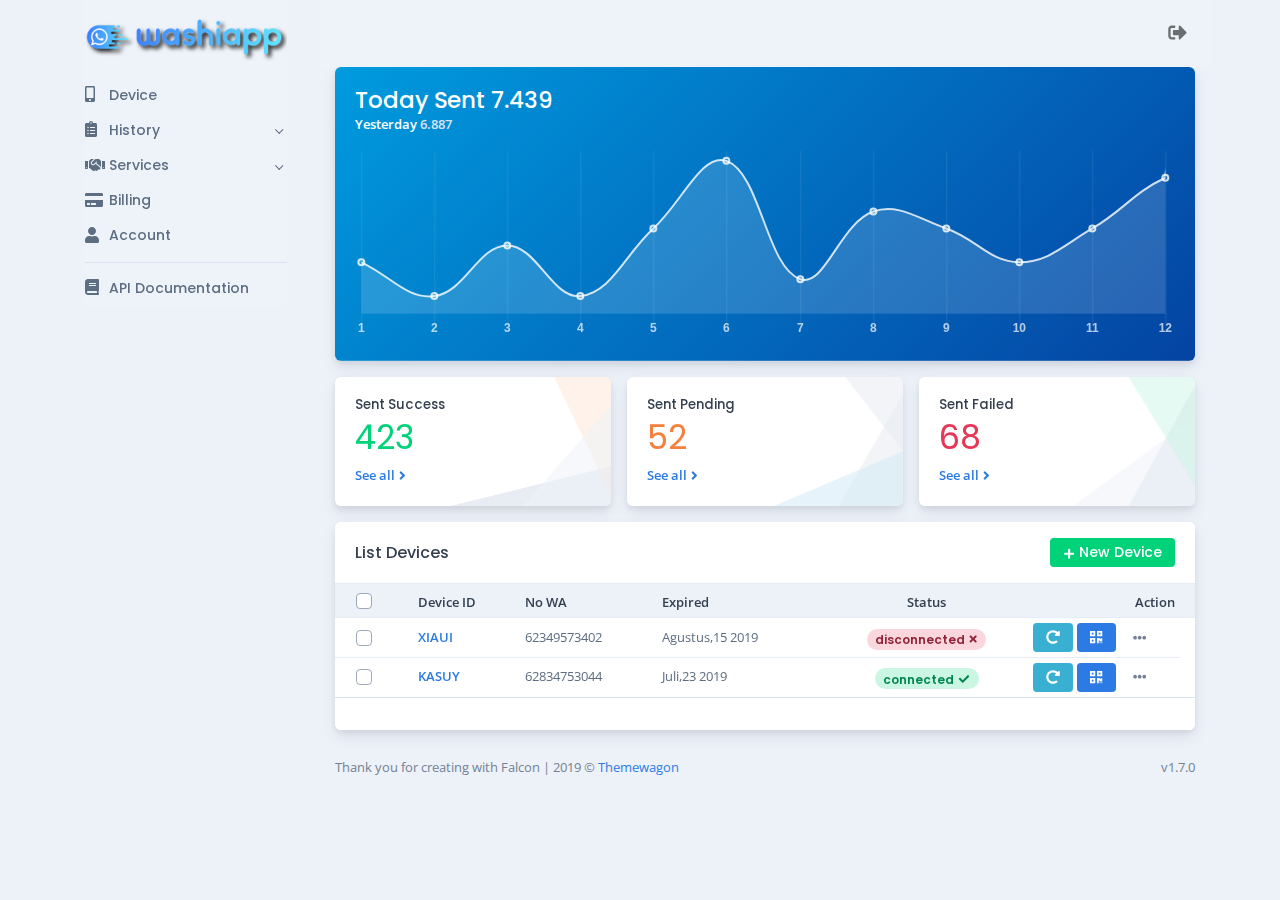
<file: index1.html>
<!DOCTYPE html>
<html lang="en-US" dir="ltr">

  <head>
    <meta charset="utf-8">
    <meta http-equiv="X-UA-Compatible" content="IE=edge">
    <meta name="viewport" content="width=device-width, initial-scale=1">


    <!-- ===============================================-->
    <!--    Document Title-->
    <!-- ===============================================-->
    <title>Washiapp</title>


    <!-- ===============================================-->
    <!--    Favicons-->
    <!-- ===============================================-->
    <link rel="apple-touch-icon" sizes="180x180" href="assets/img/favicons/apple-touch-icon.png">
    <link rel="icon" type="image/png" sizes="32x32" href="assets/img/favicons/favicon-32x32.png">
    <link rel="icon" type="image/png" sizes="16x16" href="assets/img/favicons/favicon-16x16.png">
    <link rel="shortcut icon" type="image/x-icon" href="assets/img/favicons/favicon.ico">
    <link rel="manifest" href="assets/img/favicons/manifest.json">
    <meta name="msapplication-TileImage" content="assets/img/favicons/mstile-150x150.png">
    <meta name="theme-color" content="#ffffff">


    <!-- ===============================================-->
    <!--    Stylesheets-->
    <!-- ===============================================-->
    <link href="https://fonts.googleapis.com/css?family=Open+Sans:300,400,500,600,700%7cPoppins:100,200,300,400,500,600,700,800,900" rel="stylesheet">
    <link href="assets/lib/jqvmap/jqvmap.min.css" rel="stylesheet">
    <link href="assets/css/theme.css" rel="stylesheet">

  </head>


  <body>

    <!-- ===============================================-->
    <!--    Main Content-->
    <!-- ===============================================-->
    <main class="main" id="top">


      <div class="container">
        <nav class="navbar navbar-vertical navbar-expand-xl navbar-light navbar-glass"><a class="navbar-brand text-left" href="index.html">
            <div class="d-flex align-items-center py-3"><img class="mr-2" src="assets/img/washiapp-blue.png" alt="" width="200" style="-webkit-filter: drop-shadow(5px 5px 5px #222222);
    filter: drop-shadow(3px 3px 2px #222222);" />
            </div>
          </a>
          <div class="collapse navbar-collapse" id="navbarVerticalCollapse">
            <ul class="navbar-nav flex-column">
              <li class="nav-item"><a class="nav-link" href="pages/index.html" aria-controls="home">
                  <div class="d-flex align-items-center"><span class="nav-link-icon"><span class="fas fa-mobile-alt"></span></span><span>Device</span>
                  </div>
                </a>
              </li>
              <li class="nav-item"><a class="nav-link dropdown-indicator" href="#email" data-toggle="collapse" role="button" aria-expanded="false" aria-controls="email">
                  <div class="d-flex align-items-center"><span class="nav-link-icon"><span class="fas fa-clipboard-list"></span></span><span>History</span><span class="badge badge-pill ml-2 badge-soft-success"></span>
                  </div>
                </a>
                <ul class="nav collapse" id="email" data-parent="#navbarVerticalCollapse">
                  <li class="nav-item"><a class="nav-link" href="email/inbox.html">Message Status</a>
                  </li>
                  <li class="nav-item"><a class="nav-link" href="email/email-detail.html">Log</a>
                  </li>
                </ul>
              </li>
              <li class="nav-item"><a class="nav-link dropdown-indicator" href="#pages" data-toggle="collapse" role="button" aria-expanded="false" aria-controls="pages">
                  <div class="d-flex align-items-center"><span class="nav-link-icon"><span class="fas fa-handshake"></span></span><span>Services</span>
                  </div>
                </a>
                <ul class="nav collapse" id="pages" data-parent="#navbarVerticalCollapse">
                  <li class="nav-item"><a class="nav-link" href="pages/activity.html">Send Message</a>
                  </li>
                  <li class="nav-item"><a class="nav-link" href="pages/activity.html">Schedule</a>
                  </li>
                  <li class="nav-item"><a class="nav-link" href="pages/activity.html">Reminder</a>
                  </li>
                  <li class="nav-item"><a class="nav-link" href="pages/activity.html">SMS</a>
                  </li>
                </ul>
              </li>
              <li class="nav-item"><a class="nav-link" href="#pages" data-toggle="collapse" role="button" aria-expanded="false" aria-controls="pages">
                  <div class="d-flex align-items-center"><span class="nav-link-icon"><span class="fas fa-credit-card"></span></span><span>Billing</span>
                  </div>
                </a>
              </li>
              <li class="nav-item"><a class="nav-link" href="chat.html">
                  <div class="d-flex align-items-center"><span class="nav-link-icon"><span class="fas fa-user"></span></span><span>Account</span>
                  </div>
                </a></li>
            </ul>
            <hr class="border-300 my-2" />
            <ul class="navbar-nav flex-column">
              <li class="nav-item"><a class="nav-link" href="#documentation" data-toggle="collapse" role="button" aria-expanded="false" aria-controls="documentation">
                  <div class="d-flex align-items-center"><span class="nav-link-icon"><span class="fas fa-book"></span></span><span>API Documentation</span>
                  </div>
                </a>
              </li> 
            </ul>

          </div>
        </nav>
        <div class="content">
          <nav class="navbar navbar-light navbar-glass fs--1 font-weight-semi-bold row navbar-top sticky-kit navbar-expand">
            <button class="navbar-toggler collapsed" type="button" data-toggle="collapse" data-target="#navbarVerticalCollapse" aria-controls="navbarVerticalCollapse" aria-expanded="false" aria-label="Toggle navigation"><span class="navbar-toggler-icon"></span></button><a class="navbar-brand text-left ml-3" href="index.html">
              <div class="d-flex align-items-center"><img class="mr-2" src="assets/img/illustrations/falcon.png" alt="" width="40" /><span class="text-sans-serif">falcon</span>
              </div>
            </a>
            <div class="collapse navbar-collapse" id="navbarNavDropdown1">
              <ul class="navbar-nav align-items-center d-none d-lg-block">
                <li class="nav-item">
                  <h3></h3>
                </li>
              </ul>
              <ul class="navbar-nav align-items-center ml-auto">
                <li class="nav-item dropdown"><a class="nav-link px-0" href="e-commerce/shopping-cart.html"><span class="fas fa-sign-out-alt fs-4" data-fa-transform="shrink-7"></span></a></li>
                
                
              </ul>
            </div>
          </nav>


          
          <div class="card mb-3">
            <div class="card-body rounded-soft bg-gradient">
              <div class="row text-white align-items-center no-gutters">
                <div class="col">
                  <h4 class="text-white mb-0">Today Sent 7.439</h4>
                  <p class="fs--1 font-weight-semi-bold">Yesterday <span class="text-300">6.887</span></p>
                </div>
              </div>
              <canvas class="rounded" id="chart-line" width="1618" height="375" aria-label="Line chart" role="img"></canvas>
            </div>
          </div>
          <div class="card-deck">
            <div class="card mb-3 overflow-hidden" style="min-width: 12rem">
              <div class="bg-holder bg-card" style="background-image:url(assets/img/illustrations/corner-1.png);">
              </div>
              <!--/.bg-holder-->

              <div class="card-body position-relative">
                <h6>Sent Success</h6>
                <div class="display-4 fs-4 mb-2 font-weight-normal text-sans-serif text-success" data-countup='{"count":583,"format":"comma"}'>0</div><a class="font-weight-semi-bold fs--1 text-nowrap" href="#!">See all<span class="fas fa-angle-right ml-1" data-fa-transform="down-1"></span></a>
              </div>
            </div>
            <div class="card mb-3 overflow-hidden" style="min-width: 12rem">
              <div class="bg-holder bg-card" style="background-image:url(assets/img/illustrations/corner-2.png);">
              </div>
              <!--/.bg-holder-->

              <div class="card-body position-relative">
                <h6>Sent Pending</h6>
                <div class="display-4 fs-4 mb-2 font-weight-normal text-sans-serif text-warning" data-countup='{"count":72,"format":"comma"}'>0</div><a class="font-weight-semi-bold fs--1 text-nowrap" href="#!">See all<span class="fas fa-angle-right ml-1" data-fa-transform="down-1"></span></a>
              </div>
            </div>
            <div class="card mb-3 overflow-hidden" style="min-width: 12rem">
              <div class="bg-holder bg-card" style="background-image:url(assets/img/illustrations/corner-3.png);">
              </div>
              <!--/.bg-holder-->

              <div class="card-body position-relative">
                <h6>Sent Failed</h6>
                <div class="display-4 fs-4 mb-2 font-weight-normal text-sans-serif text-danger" data-countup='{"count":94,"format":"comma"}'>0</div><a class="font-weight-semi-bold fs--1 text-nowrap" href="#!">See all<span class="fas fa-angle-right ml-1" data-fa-transform="down-1"></span></a>
              </div>
            </div>
          </div>
          <div class="card mb-3">
            <div class="card-header">
              <div class="row align-items-center justify-content-between">
                <div class="col-6 col-sm-auto d-flex align-items-center pr-0">
                  <h5 class="fs-0 mb-0 text-nowrap py-2 py-xl-0">List Devices</h5>
                </div>
                <div class="col-6 col-sm-auto ml-auto text-right pl-0">
                  <div class="d-none" id="purchases-actions">
                    <div class="input-group input-group-sm">
                      <select class="custom-select cus" aria-label="Bulk actions">
                        <option selected="">Bulk actions</option>
                        <option value="Refund"><span class="fas fa-redo-alt" data-fa-transform="shrink-3 down-2"></span> Restart Service</option>
                      </select>
                      <button class="btn btn-falcon-default btn-sm ml-2" type="button">Apply</button>
                    </div>
                  </div>
                  <div id="dashboard-actions">
                    <button class="btn  btn-sm btn-success" type="button"><span class="fas fa-plus" data-fa-transform="shrink-3 down-2"></span><span class="d-none d-sm-inline-block ml-1">New Device</span></button>
                  </div>
                </div>
              </div>
            </div>
            <div class="card-body p-0">
              <div class="table-responsive">
                <table class="table table-sm mb-0 table-dashboard fs--1">
                  <thead class="bg-200 text-900">
                    <tr>
                      <th>
                        <div class="custom-control custom-checkbox ml-3">
                          <input class="custom-control-input checkbox-bulk-select" id="checkbox-bulk-purchases-select" type="checkbox" data-checkbox-body="#purchases" data-checkbox-actions="#purchases-actions" data-checkbox-replaced-element="#dashboard-actions" />
                          <label class="custom-control-label" for="checkbox-bulk-purchases-select"></label>
                        </div>
                      </th>
                      <th>Device ID</th>
                      <th>No WA</th>
                      <th>Expired</th>
                      <th class="text-center">Status</th>
                      <th class="text-right">Action</th>
                      <th></th>
                    </tr>
                  </thead>
                  <tbody id="purchases">
                    <tr class="btn-reveal-trigger">
                      <td class="align-middle">
                        <div class="custom-control custom-checkbox ml-3">
                          <input class="custom-control-input checkbox-bulk-select-target" type="checkbox" id="checkbox-1" />
                          <label class="custom-control-label" for="checkbox-1"></label>
                        </div>
                      </td>
                      <th class="align-middle"><a href="pages/setting.html">XIAUI</a></th>
                      <td class="align-middle">62349573402</td>
                      <td class="align-middle">Agustus,15 2019</td>
                      <td class="align-middle text-center fs-0"><span class="badge badge rounded-capsule badge-soft-danger">disconnected<span class="ml-1 fas fa-times" data-fa-transform="shrink-2"></span></span>
                      </td>
                      <td class="align-middle white-space-nowrap">
                        <div class="dropdown text-sans-serif">
                          <button class="btn btn-info btn-sm" type="button"><span class="fas fa-redo-alt"></span></button>
                          <button class="btn btn-primary btn-sm" type="button"><span class="fas fa-qrcode"></span></button>
                          <button class="btn btn-link text-600 btn-sm dropdown-toggle btn-reveal mr-3" type="button" id="dropdown1" data-toggle="dropdown" data-boundary="viewport" aria-haspopup="true" aria-expanded="false"><span class="fas fa-ellipsis-h fs--1"></span></button>
                          <div class="dropdown-menu dropdown-menu-right border py-0" aria-labelledby="dropdown1">
                            <div class="bg-white py-2">
                              <a class="dropdown-item" href="#!"><span class="fas fa-lock"></span> Lock Private Message</a>
                              <a class="dropdown-item" href="pages/setting.html"><span class="fas fa-cog"></span> Setting</a>
                              <div class="dropdown-divider"></div>
                              <a class="dropdown-item" href="#!"><span class="fas fa-shopping-cart"></span> Extend</a>
                            </div>
                          </div>
                        </div>
                      </td>
                    </tr>
                    <tr class="btn-reveal-trigger">
                      <td class="align-middle">
                        <div class="custom-control custom-checkbox ml-3">
                          <input class="custom-control-input checkbox-bulk-select-target" type="checkbox" id="checkbox-2" />
                          <label class="custom-control-label" for="checkbox-2"></label>
                        </div>
                      </td>
                      <th class="align-middle"><a href="pages/setting.html">KASUY</a></th>
                      <td class="align-middle">62834753044</td>
                      <td class="align-middle">Juli,23 2019</td>
                      <td class="align-middle text-center fs-0"><span class="badge badge rounded-capsule badge-soft-success">connected<span class="ml-1 fas fa-check" data-fa-transform="shrink-2"></span></span>
                      </td>
                      <td class="align-middle white-space-nowrap">
                        <div class="dropdown text-sans-serif">
                          <button class="btn btn-info btn-sm" type="button"><span class="fas fa-redo-alt"></span></button>
                          <button class="btn btn-primary btn-sm" type="button"><span class="fas fa-qrcode"></span></button>
                          <button class="btn btn-link text-600 btn-sm dropdown-toggle btn-reveal mr-3" type="button" id="dropdown1" data-toggle="dropdown" data-boundary="viewport" aria-haspopup="true" aria-expanded="false"><span class="fas fa-ellipsis-h fs--1"></span></button>
                          <div class="dropdown-menu dropdown-menu-right border py-0" aria-labelledby="dropdown1">
                            <div class="bg-white py-2">
                              <a class="dropdown-item" href="#!"><span class="fas fa-lock"></span> Lock Private Message</a>
                              <a class="dropdown-item" href="pages/setting.html"><span class="fas fa-cog"></span> Setting</a>
                              <div class="dropdown-divider"></div>
                              <a class="dropdown-item" href="#!"><span class="fas fa-shopping-cart"></span> Extend</a>
                            </div>
                          </div>
                        </div>
                      </td>
                    </tr>
                  </tbody>
                </table>
              </div>
            </div>
            <div class="card-footer border-top">
              <div class="row align-items-center">
                
              </div>
            </div>
          </div>
          
          <footer>
            <div class="row no-gutters justify-content-between fs--1 mt-4 mb-3">
              <div class="col-12 col-sm-auto text-center">
                <p class="mb-0 text-600">Thank you for creating with Falcon <span class="d-none d-sm-inline-block">| </span><br class="d-sm-none" /> 2019 &copy; <a href="https://themewagon.com">Themewagon</a></p>
              </div>
              <div class="col-12 col-sm-auto text-center">
                <p class="mb-0 text-600">v1.7.0</p>
              </div>
            </div>
          </footer>
        </div>
      </div>
    </main>
    <!-- ===============================================-->
    <!--    End of Main Content-->
    <!-- ===============================================-->




    <!-- ===============================================-->
    <!--    JavaScripts-->
    <!-- ===============================================-->
    <script src="assets/js/jquery.min.js"></script>
    <script src="assets/js/popper.min.js"></script>
    <script src="assets/js/bootstrap.js"></script>
    <script src="assets/lib/stickyfilljs/stickyfill.min.js"></script>
    <script src="assets/lib/sticky-kit/sticky-kit.min.js"></script>
    <script src="assets/lib/is_js/is.min.js"></script>
    <script src="assets/lib/@fortawesome/all.min.js"></script>
    <script src="assets/lib/chart.js/Chart.min.js"></script>
    <script src="assets/lib/jqvmap/jquery.vmap.js"></script>
    <script src="assets/lib/jqvmap/maps/jquery.vmap.world.js" charset="utf-8"></script>
    <script src="assets/lib/jqvmap/maps/jquery.vmap.usa.js" charset="utf-8"></script>
    <script src="assets/js/theme.js"></script>

  </body>

</html>
</file>
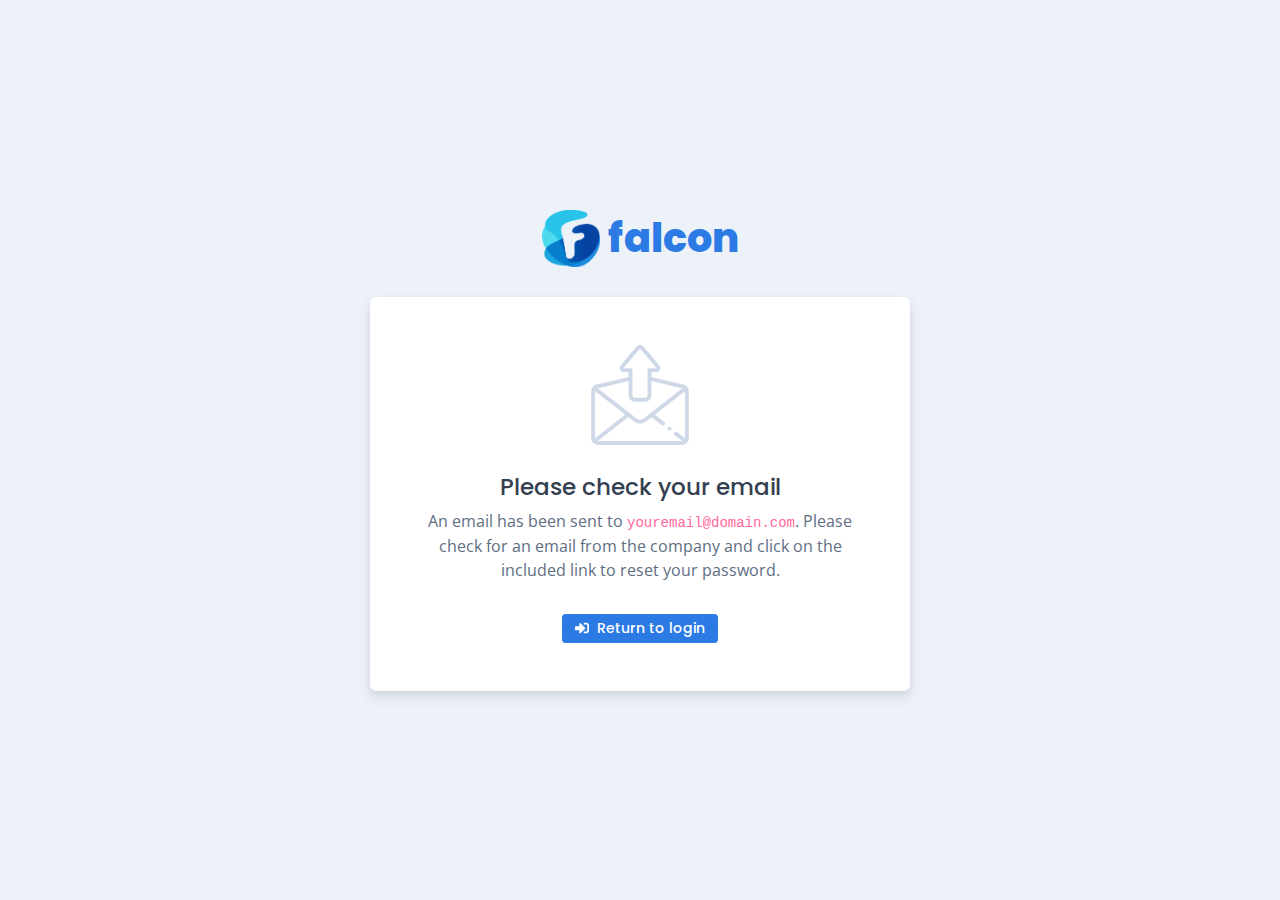
<file: authentication/confirm-mail.html>
<!DOCTYPE html>
<html lang="en-US" dir="ltr">

  <head>
    <meta charset="utf-8">
    <meta http-equiv="X-UA-Compatible" content="IE=edge">
    <meta name="viewport" content="width=device-width, initial-scale=1">


    <!-- ===============================================-->
    <!--    Document Title-->
    <!-- ===============================================-->
    <title>Falcon | Dashboard &amp; WebApp Template</title>


    <!-- ===============================================-->
    <!--    Favicons-->
    <!-- ===============================================-->
    <link rel="apple-touch-icon" sizes="180x180" href="../assets/img/favicons/apple-touch-icon.png">
    <link rel="icon" type="image/png" sizes="32x32" href="../assets/img/favicons/favicon-32x32.png">
    <link rel="icon" type="image/png" sizes="16x16" href="../assets/img/favicons/favicon-16x16.png">
    <link rel="shortcut icon" type="image/x-icon" href="../assets/img/favicons/favicon.ico">
    <link rel="manifest" href="../assets/img/favicons/manifest.json">
    <meta name="msapplication-TileImage" content="../assets/img/favicons/mstile-150x150.png">
    <meta name="theme-color" content="#ffffff">


    <!-- ===============================================-->
    <!--    Stylesheets-->
    <!-- ===============================================-->
    <link href="https://fonts.googleapis.com/css?family=Open+Sans:300,400,500,600,700%7cPoppins:100,200,300,400,500,600,700,800,900" rel="stylesheet">
    <link href="../assets/css/theme.css" rel="stylesheet">

  </head>


  <body>

    <!-- ===============================================-->
    <!--    Main Content-->
    <!-- ===============================================-->
    <main class="main" id="top">


      <div class="container">
        <div class="row flex-center text-center min-vh-100 py-6">
          <div class="col-sm-11 col-md-9 col-lg-7 col-xl-6 col-xxl-5"><a class="d-flex flex-center mb-4" href="../index.html"><img class="mr-2" src="../assets/img/illustrations/falcon.png" alt="" width="58" /><span class="text-sans-serif font-weight-extra-bold fs-5 d-inline-block">falcon</span></a>
            <div class="card">
              <div class="card-body p-5"><img class="d-block mx-auto mb-4" src="../assets/img/icons/sent.svg" alt="shield" width="100" />
                <h4>Please check your email</h4>
                <p>An email has been sent to <code>youremail@domain.com</code>. Please check for an email from the company and click on the included link to reset your password.</p><a class="btn btn-primary btn-sm mt-3" href="../authentication/log-in.html"><span class="fas fa-sign-in-alt mr-2"></span>Return to login</a>
              </div>
            </div>
          </div>
        </div>
      </div>
    </main>
    <!-- ===============================================-->
    <!--    End of Main Content-->
    <!-- ===============================================-->




    <!-- ===============================================-->
    <!--    JavaScripts-->
    <!-- ===============================================-->
    <script src="../assets/js/jquery.min.js"></script>
    <script src="../assets/js/popper.min.js"></script>
    <script src="../assets/js/bootstrap.js"></script>
    <script src="../assets/lib/stickyfilljs/stickyfill.min.js"></script>
    <script src="../assets/lib/sticky-kit/sticky-kit.min.js"></script>
    <script src="../assets/lib/is_js/is.min.js"></script>
    <script src="../assets/lib/@fortawesome/all.min.js"></script>
    <script src="../assets/js/theme.js"></script>

  </body>

</html>
</file>
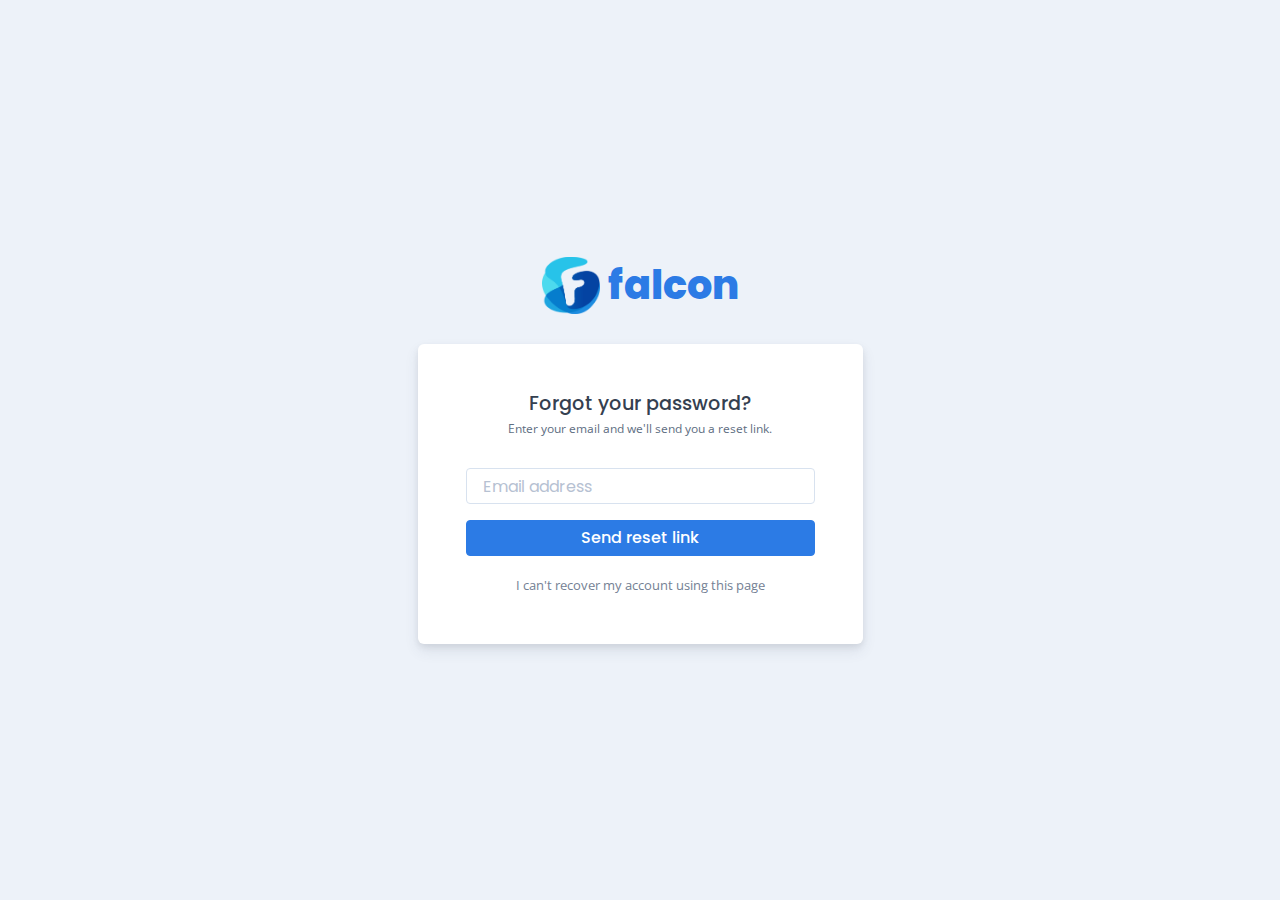
<file: authentication/forget-password.html>
<!DOCTYPE html>
<html lang="en-US" dir="ltr">

  <head>
    <meta charset="utf-8">
    <meta http-equiv="X-UA-Compatible" content="IE=edge">
    <meta name="viewport" content="width=device-width, initial-scale=1">


    <!-- ===============================================-->
    <!--    Document Title-->
    <!-- ===============================================-->
    <title>Falcon | Dashboard &amp; WebApp Template</title>


    <!-- ===============================================-->
    <!--    Favicons-->
    <!-- ===============================================-->
    <link rel="apple-touch-icon" sizes="180x180" href="../assets/img/favicons/apple-touch-icon.png">
    <link rel="icon" type="image/png" sizes="32x32" href="../assets/img/favicons/favicon-32x32.png">
    <link rel="icon" type="image/png" sizes="16x16" href="../assets/img/favicons/favicon-16x16.png">
    <link rel="shortcut icon" type="image/x-icon" href="../assets/img/favicons/favicon.ico">
    <link rel="manifest" href="../assets/img/favicons/manifest.json">
    <meta name="msapplication-TileImage" content="../assets/img/favicons/mstile-150x150.png">
    <meta name="theme-color" content="#ffffff">


    <!-- ===============================================-->
    <!--    Stylesheets-->
    <!-- ===============================================-->
    <link href="https://fonts.googleapis.com/css?family=Open+Sans:300,400,500,600,700%7cPoppins:100,200,300,400,500,600,700,800,900" rel="stylesheet">
    <link href="../assets/css/theme.css" rel="stylesheet">

  </head>


  <body>

    <!-- ===============================================-->
    <!--    Main Content-->
    <!-- ===============================================-->
    <main class="main" id="top">


      <div class="container">
        <div class="row flex-center text-center min-vh-100 py-6">
          <div class="col-sm-10 col-md-8 col-lg-6 col-xl-5 col-xxl-4"><a class="d-flex flex-center mb-4" href="../index.html"><img class="mr-2" src="../assets/img/illustrations/falcon.png" alt="" width="58" /><span class="text-sans-serif font-weight-extra-bold fs-5 d-inline-block">falcon</span></a>
            <div class="card">
              <div class="card-body p-5">
                <h5 class="mb-0"> Forgot your password?</h5><small>Enter your email and we'll send you a reset link.</small>
                <form class="mt-4">
                  <div class="form-group">
                    <input class="form-control" type="email" placeholder="Email address" />
                  </div>
                  <div class="form-group">
                    <button class="btn btn-primary btn-block mt-3" type="submit" name="submit">Send reset link</button>
                  </div><a class="fs--1 text-600" href="#!">I can't recover my account using this page</a>
                </form>
              </div>
            </div>
          </div>
        </div>
      </div>
    </main>
    <!-- ===============================================-->
    <!--    End of Main Content-->
    <!-- ===============================================-->




    <!-- ===============================================-->
    <!--    JavaScripts-->
    <!-- ===============================================-->
    <script src="../assets/js/jquery.min.js"></script>
    <script src="../assets/js/popper.min.js"></script>
    <script src="../assets/js/bootstrap.js"></script>
    <script src="../assets/lib/stickyfilljs/stickyfill.min.js"></script>
    <script src="../assets/lib/sticky-kit/sticky-kit.min.js"></script>
    <script src="../assets/lib/is_js/is.min.js"></script>
    <script src="../assets/lib/@fortawesome/all.min.js"></script>
    <script src="../assets/js/theme.js"></script>

  </body>

</html>
</file>
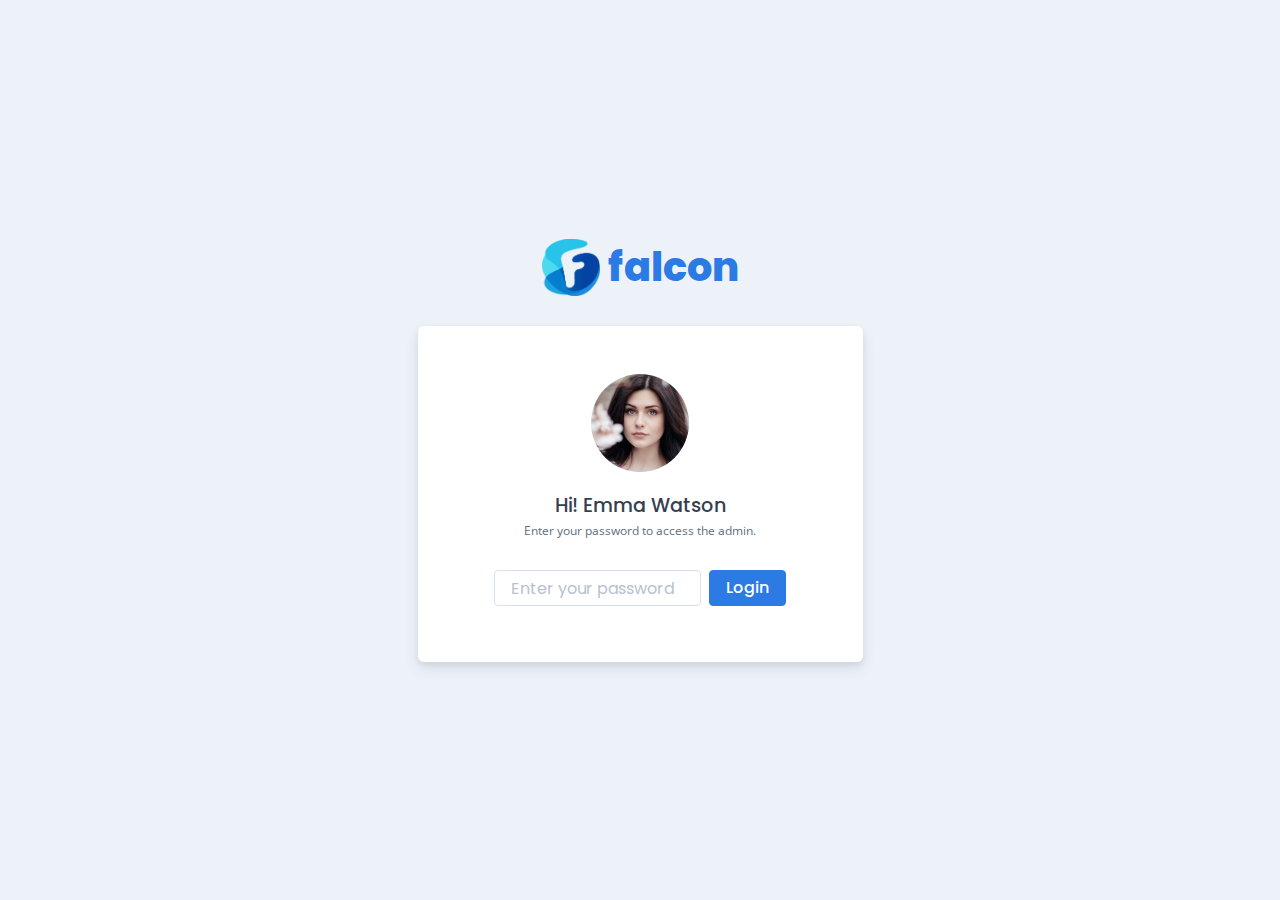
<file: authentication/lock-screen.html>
<!DOCTYPE html>
<html lang="en-US" dir="ltr">

  <head>
    <meta charset="utf-8">
    <meta http-equiv="X-UA-Compatible" content="IE=edge">
    <meta name="viewport" content="width=device-width, initial-scale=1">


    <!-- ===============================================-->
    <!--    Document Title-->
    <!-- ===============================================-->
    <title>Falcon | Dashboard &amp; WebApp Template</title>


    <!-- ===============================================-->
    <!--    Favicons-->
    <!-- ===============================================-->
    <link rel="apple-touch-icon" sizes="180x180" href="../assets/img/favicons/apple-touch-icon.png">
    <link rel="icon" type="image/png" sizes="32x32" href="../assets/img/favicons/favicon-32x32.png">
    <link rel="icon" type="image/png" sizes="16x16" href="../assets/img/favicons/favicon-16x16.png">
    <link rel="shortcut icon" type="image/x-icon" href="../assets/img/favicons/favicon.ico">
    <link rel="manifest" href="../assets/img/favicons/manifest.json">
    <meta name="msapplication-TileImage" content="../assets/img/favicons/mstile-150x150.png">
    <meta name="theme-color" content="#ffffff">


    <!-- ===============================================-->
    <!--    Stylesheets-->
    <!-- ===============================================-->
    <link href="https://fonts.googleapis.com/css?family=Open+Sans:300,400,500,600,700%7cPoppins:100,200,300,400,500,600,700,800,900" rel="stylesheet">
    <link href="../assets/css/theme.css" rel="stylesheet">

  </head>


  <body>

    <!-- ===============================================-->
    <!--    Main Content-->
    <!-- ===============================================-->
    <main class="main" id="top">


      <div class="container">
        <div class="row flex-center text-center min-vh-100 py-6">
          <div class="col-sm-10 col-md-8 col-lg-6 col-xl-5 col-xxl-4"><a class="d-flex flex-center mb-4" href="../index.html"><img class="mr-2" src="../assets/img/illustrations/falcon.png" alt="" width="58" /><span class="text-sans-serif font-weight-extra-bold fs-5 d-inline-block">falcon</span></a>
            <div class="card">
              <div class="card-body p-5">
                <div class="avatar avatar-4xl">
                  <img class="rounded-circle" src="../assets/img/team/1.jpg" alt="" />

                </div>
                <h5 class="mt-3 mb-0">Hi! Emma Watson</h5><small>Enter your password to access the admin.</small>
                <form class="mt-4 row no-gutters mx-sm-4">
                  <div class="col">
                    <input class="form-control mr-2 mb-2" type="password" placeholder="Enter your password" aria-label="User's password" aria-describedby="user-password" />
                  </div>
                  <div class="col-auto pl-2">
                    <button class="btn btn-primary px-3 mb-2" id="user-password" type="button">Login</button>
                  </div>
                </form>
              </div>
            </div>
          </div>
        </div>
      </div>
    </main>
    <!-- ===============================================-->
    <!--    End of Main Content-->
    <!-- ===============================================-->




    <!-- ===============================================-->
    <!--    JavaScripts-->
    <!-- ===============================================-->
    <script src="../assets/js/jquery.min.js"></script>
    <script src="../assets/js/popper.min.js"></script>
    <script src="../assets/js/bootstrap.js"></script>
    <script src="../assets/lib/stickyfilljs/stickyfill.min.js"></script>
    <script src="../assets/lib/sticky-kit/sticky-kit.min.js"></script>
    <script src="../assets/lib/is_js/is.min.js"></script>
    <script src="../assets/lib/@fortawesome/all.min.js"></script>
    <script src="../assets/js/theme.js"></script>

  </body>

</html>
</file>
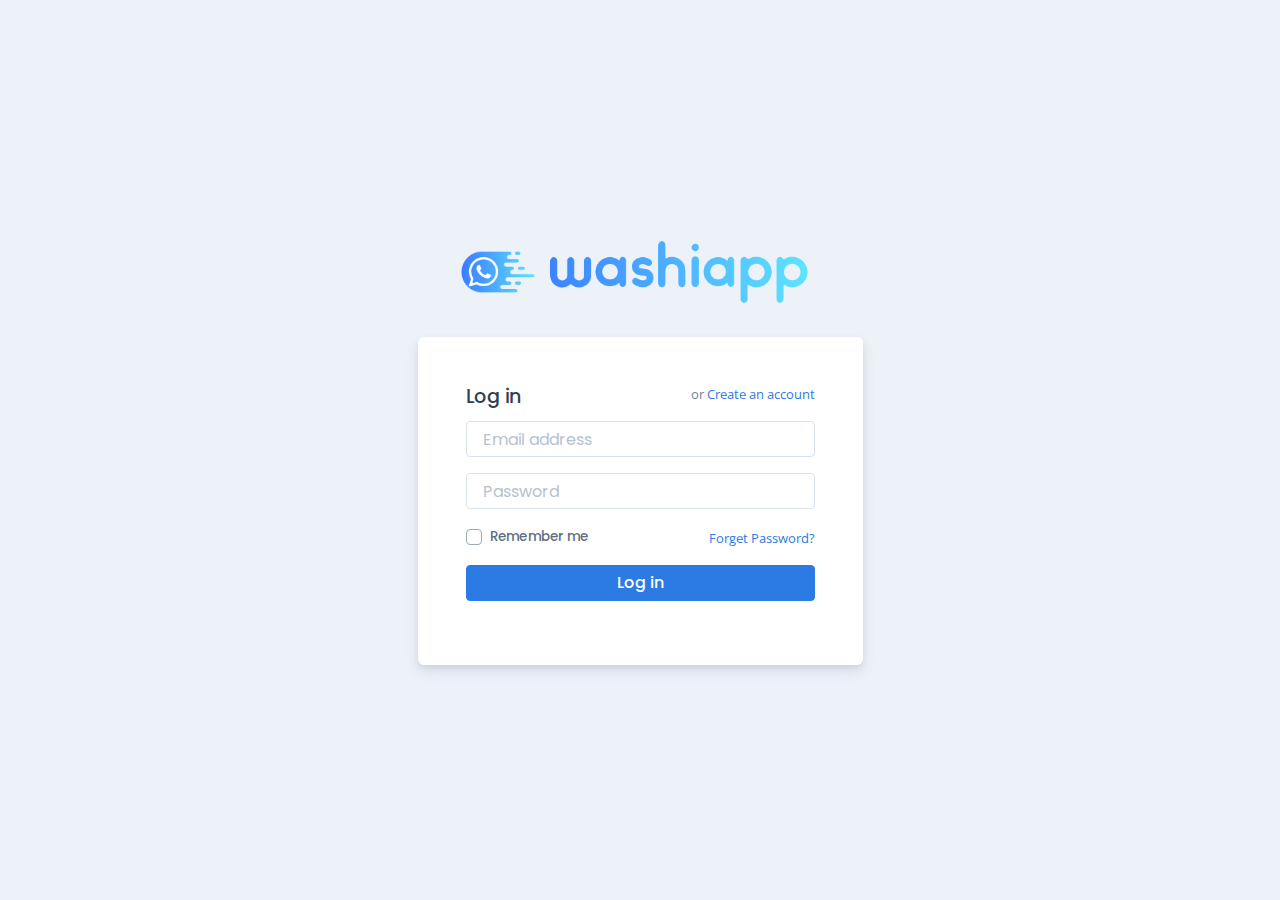
<file: authentication/log-in.html>
<!DOCTYPE html>
<html lang="en-US" dir="ltr">

  <head>
    <meta charset="utf-8">
    <meta http-equiv="X-UA-Compatible" content="IE=edge">
    <meta name="viewport" content="width=device-width, initial-scale=1">


    <!-- ===============================================-->
    <!--    Document Title-->
    <!-- ===============================================-->
    <title>Washiapp | Login</title>


    <!-- ===============================================-->
    <!--    Favicons-->
    <!-- ===============================================-->
    <link rel="apple-touch-icon" sizes="57x57" href="/wablas/assets/img/icons/icon/apple-icon-57x57.png">
    <link rel="apple-touch-icon" sizes="60x60" href="/wablas/assets/img/icons/icon/apple-icon-60x60.png">
    <link rel="apple-touch-icon" sizes="72x72" href="/wablas/assets/img/icons/icon/apple-icon-72x72.png">
    <link rel="apple-touch-icon" sizes="76x76" href="/wablas/assets/img/icons/icon/apple-icon-76x76.png">
    <link rel="apple-touch-icon" sizes="114x114" href="/wablas/assets/img/icons/icon/apple-icon-114x114.png">
    <link rel="apple-touch-icon" sizes="120x120" href="/wablas/assets/img/icons/icon/apple-icon-120x120.png">
    <link rel="apple-touch-icon" sizes="144x144" href="/wablas/assets/img/icons/icon/apple-icon-144x144.png">
    <link rel="apple-touch-icon" sizes="152x152" href="/wablas/assets/img/icons/icon/apple-icon-152x152.png">
    <link rel="apple-touch-icon" sizes="180x180" href="/wablas/assets/img/icons/icon/apple-icon-180x180.png">
    <link rel="icon" type="image/png" sizes="192x192"  href="/wablas/assets/img/icons/icon/android-icon-192x192.png">
    <link rel="icon" type="image/png" sizes="32x32" href="/wablas/assets/img/icons/icon/favicon-32x32.png">
    <link rel="icon" type="image/png" sizes="96x96" href="/wablas/assets/img/icons/icon/favicon-96x96.png">
    <link rel="icon" type="image/png" sizes="16x16" href="/wablas/assets/img/icons/icon/favicon-16x16.png">
    <link rel="manifest" href="/wablas/assets/img/icons/icon/manifest.json">
    <meta name="msapplication-TileColor" content="#ffffff">
    <meta name="msapplication-TileImage" content="/wablas/assets/img/icons/icon/ms-icon-144x144.png">
    <meta name="theme-color" content="#ffffff">



    <!-- ===============================================-->
    <!--    Stylesheets-->
    <!-- ===============================================-->
    <link href="https://fonts.googleapis.com/css?family=Open+Sans:300,400,500,600,700%7cPoppins:100,200,300,400,500,600,700,800,900" rel="stylesheet">
    <link href="../assets/css/theme.css" rel="stylesheet">

  </head>


  <body>

    <!-- ===============================================-->
    <!--    Main Content-->
    <!-- ===============================================-->
    <main class="main" id="top">


      <div class="container">
        <div class="row flex-center min-vh-100 py-6">
          <div class="col-sm-10 col-md-8 col-lg-6 col-xl-5 col-xxl-4"><a class="d-flex flex-center mb-4" href="/"><img class="mr-2" src="../assets/img/washiapp-blue.png" alt="" width="80%" /><span class="text-sans-serif font-weight-extra-bold fs-5 d-inline-block"></span></a>
            <div class="card">
              <div class="card-body p-5">
                <div class="row text-left justify-content-between">
                  <div class="col-auto">
                    <h5> Log in</h5>
                  </div>
                  <div class="col-auto">
                    <p class="fs--1 text-600">or <a href="../authentication/register.html">Create an account</a></p>
                  </div>
                </div>
                <form>
                  <div class="form-group">
                    <input class="form-control" type="email" placeholder="Email address" />
                  </div>
                  <div class="form-group">
                    <input class="form-control" type="password" placeholder="Password" />
                  </div>
                  <div class="row justify-content-between">
                    <div class="col-auto">
                      <div class="custom-control custom-checkbox">
                        <input class="custom-control-input" id="customCheckRemember" type="checkbox" />
                        <label class="custom-control-label" for="customCheckRemember">Remember me</label>
                      </div>
                    </div>
                    <div class="col-auto"><a class="fs--1" href="../authentication/forget-password.html">Forget Password?</a></div>
                  </div>
                  <div class="form-group">
                    <button class="btn btn-primary btn-block mt-3" type="submit" name="submit">Log in</button>
                  </div>
                 
                </form>
              </div>
            </div>
          </div>
        </div>
      </div>
    </main>
    <!-- ===============================================-->
    <!--    End of Main Content-->
    <!-- ===============================================-->




    <!-- ===============================================-->
    <!--    JavaScripts-->
    <!-- ===============================================-->
    <script src="../assets/js/jquery.min.js"></script>
    <script src="../assets/js/popper.min.js"></script>
    <script src="../assets/js/bootstrap.js"></script>
    <script src="../assets/lib/stickyfilljs/stickyfill.min.js"></script>
    <script src="../assets/lib/sticky-kit/sticky-kit.min.js"></script>
    <script src="../assets/lib/is_js/is.min.js"></script>
    <script src="../assets/lib/@fortawesome/all.min.js"></script>
    <script src="../assets/js/theme.js"></script>

  </body>

</html>
</file>
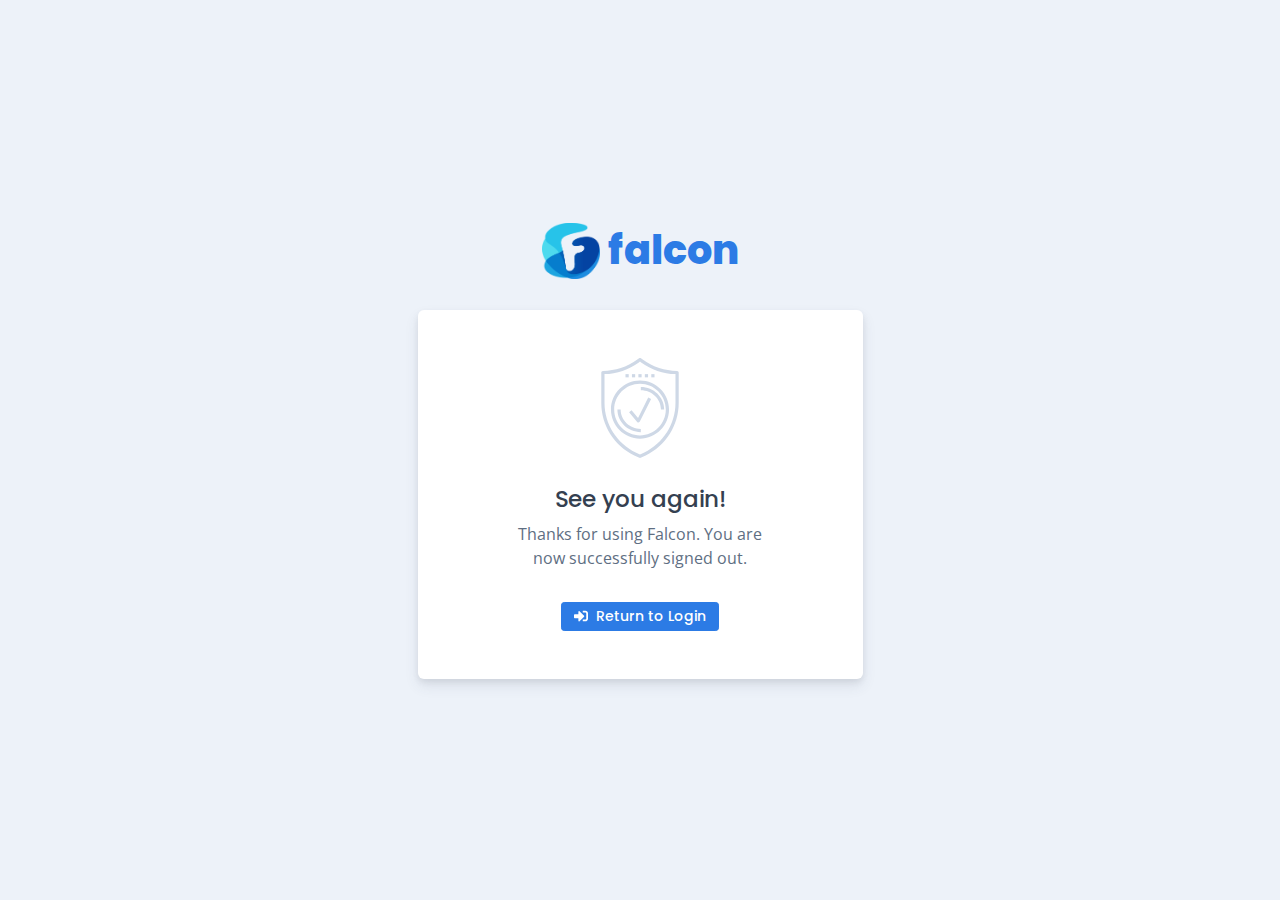
<file: authentication/log-out.html>
<!DOCTYPE html>
<html lang="en-US" dir="ltr">

  <head>
    <meta charset="utf-8">
    <meta http-equiv="X-UA-Compatible" content="IE=edge">
    <meta name="viewport" content="width=device-width, initial-scale=1">


    <!-- ===============================================-->
    <!--    Document Title-->
    <!-- ===============================================-->
    <title>Falcon | Dashboard &amp; WebApp Template</title>


    <!-- ===============================================-->
    <!--    Favicons-->
    <!-- ===============================================-->
    <link rel="apple-touch-icon" sizes="180x180" href="../assets/img/favicons/apple-touch-icon.png">
    <link rel="icon" type="image/png" sizes="32x32" href="../assets/img/favicons/favicon-32x32.png">
    <link rel="icon" type="image/png" sizes="16x16" href="../assets/img/favicons/favicon-16x16.png">
    <link rel="shortcut icon" type="image/x-icon" href="../assets/img/favicons/favicon.ico">
    <link rel="manifest" href="../assets/img/favicons/manifest.json">
    <meta name="msapplication-TileImage" content="../assets/img/favicons/mstile-150x150.png">
    <meta name="theme-color" content="#ffffff">


    <!-- ===============================================-->
    <!--    Stylesheets-->
    <!-- ===============================================-->
    <link href="https://fonts.googleapis.com/css?family=Open+Sans:300,400,500,600,700%7cPoppins:100,200,300,400,500,600,700,800,900" rel="stylesheet">
    <link href="../assets/css/theme.css" rel="stylesheet">

  </head>


  <body>

    <!-- ===============================================-->
    <!--    Main Content-->
    <!-- ===============================================-->
    <main class="main" id="top">


      <div class="container">
        <div class="row flex-center text-center min-vh-100 py-6">
          <div class="col-sm-10 col-md-8 col-lg-6 col-xl-5 col-xxl-4"><a class="d-flex flex-center mb-4" href="../index.html"><img class="mr-2" src="../assets/img/illustrations/falcon.png" alt="" width="58" /><span class="text-sans-serif font-weight-extra-bold fs-5 d-inline-block">falcon</span></a>
            <div class="card">
              <div class="card-body p-5"><img class="d-block mx-auto mb-4" src="../assets/img/icons/shield.svg" alt="shield" width="100" />
                <h4>See you again!</h4>
                <p>Thanks for using Falcon. You are <br class="d-none d-sm-block" />now successfully signed out.</p><a class="btn btn-primary btn-sm mt-3" href="../authentication/log-in.html"><span class="fas fa-sign-in-alt mr-2"></span>Return to Login</a>
              </div>
            </div>
          </div>
        </div>
      </div>
    </main>
    <!-- ===============================================-->
    <!--    End of Main Content-->
    <!-- ===============================================-->




    <!-- ===============================================-->
    <!--    JavaScripts-->
    <!-- ===============================================-->
    <script src="../assets/js/jquery.min.js"></script>
    <script src="../assets/js/popper.min.js"></script>
    <script src="../assets/js/bootstrap.js"></script>
    <script src="../assets/lib/stickyfilljs/stickyfill.min.js"></script>
    <script src="../assets/lib/sticky-kit/sticky-kit.min.js"></script>
    <script src="../assets/lib/is_js/is.min.js"></script>
    <script src="../assets/lib/@fortawesome/all.min.js"></script>
    <script src="../assets/js/theme.js"></script>

  </body>

</html>
</file>
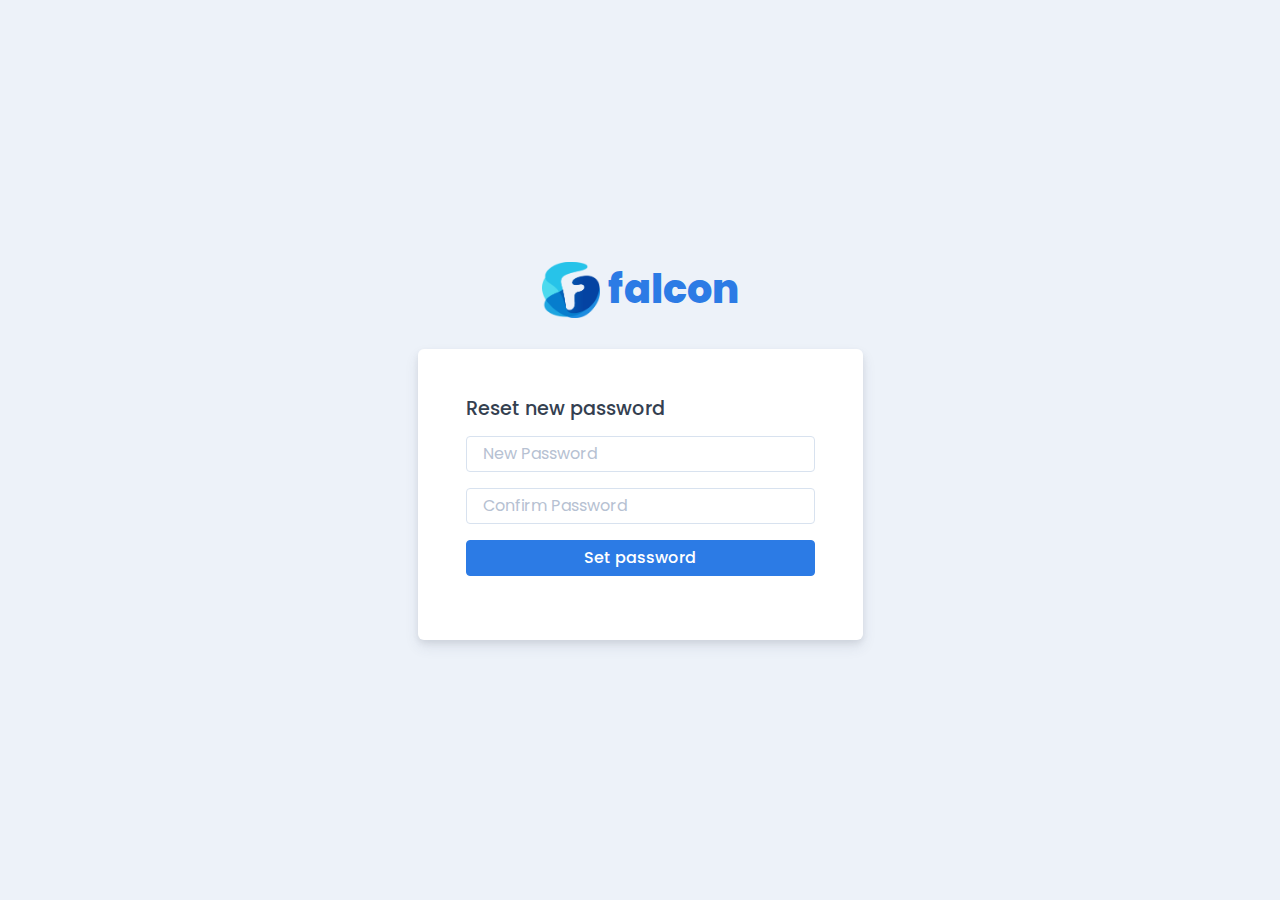
<file: authentication/password-reset.html>
<!DOCTYPE html>
<html lang="en-US" dir="ltr">

  <head>
    <meta charset="utf-8">
    <meta http-equiv="X-UA-Compatible" content="IE=edge">
    <meta name="viewport" content="width=device-width, initial-scale=1">


    <!-- ===============================================-->
    <!--    Document Title-->
    <!-- ===============================================-->
    <title>Falcon | Dashboard &amp; WebApp Template</title>


    <!-- ===============================================-->
    <!--    Favicons-->
    <!-- ===============================================-->
    <link rel="apple-touch-icon" sizes="180x180" href="../assets/img/favicons/apple-touch-icon.png">
    <link rel="icon" type="image/png" sizes="32x32" href="../assets/img/favicons/favicon-32x32.png">
    <link rel="icon" type="image/png" sizes="16x16" href="../assets/img/favicons/favicon-16x16.png">
    <link rel="shortcut icon" type="image/x-icon" href="../assets/img/favicons/favicon.ico">
    <link rel="manifest" href="../assets/img/favicons/manifest.json">
    <meta name="msapplication-TileImage" content="../assets/img/favicons/mstile-150x150.png">
    <meta name="theme-color" content="#ffffff">


    <!-- ===============================================-->
    <!--    Stylesheets-->
    <!-- ===============================================-->
    <link href="https://fonts.googleapis.com/css?family=Open+Sans:300,400,500,600,700%7cPoppins:100,200,300,400,500,600,700,800,900" rel="stylesheet">
    <link href="../assets/css/theme.css" rel="stylesheet">

  </head>


  <body>

    <!-- ===============================================-->
    <!--    Main Content-->
    <!-- ===============================================-->
    <main class="main" id="top">


      <div class="container">
        <div class="row flex-center min-vh-100 py-6">
          <div class="col-sm-10 col-md-8 col-lg-6 col-xl-5 col-xxl-4"><a class="d-flex flex-center mb-4" href="../index.html"><img class="mr-2" src="../assets/img/illustrations/falcon.png" alt="" width="58" /><span class="text-sans-serif font-weight-extra-bold fs-5 d-inline-block">falcon</span></a>
            <div class="card">
              <div class="card-body p-5">
                <h5>Reset new password</h5>
                <form class="mt-3">
                  <div class="form-group">
                    <input class="form-control" type="password" placeholder="New Password" />
                  </div>
                  <div class="form-group">
                    <input class="form-control" type="password" placeholder="Confirm Password" />
                  </div>
                  <div class="form-group">
                    <button class="btn btn-primary btn-block mt-3" type="submit" name="submit">Set password</button>
                  </div>
                </form>
              </div>
            </div>
          </div>
        </div>
      </div>
    </main>
    <!-- ===============================================-->
    <!--    End of Main Content-->
    <!-- ===============================================-->




    <!-- ===============================================-->
    <!--    JavaScripts-->
    <!-- ===============================================-->
    <script src="../assets/js/jquery.min.js"></script>
    <script src="../assets/js/popper.min.js"></script>
    <script src="../assets/js/bootstrap.js"></script>
    <script src="../assets/lib/stickyfilljs/stickyfill.min.js"></script>
    <script src="../assets/lib/sticky-kit/sticky-kit.min.js"></script>
    <script src="../assets/lib/is_js/is.min.js"></script>
    <script src="../assets/lib/@fortawesome/all.min.js"></script>
    <script src="../assets/js/theme.js"></script>

  </body>

</html>
</file>
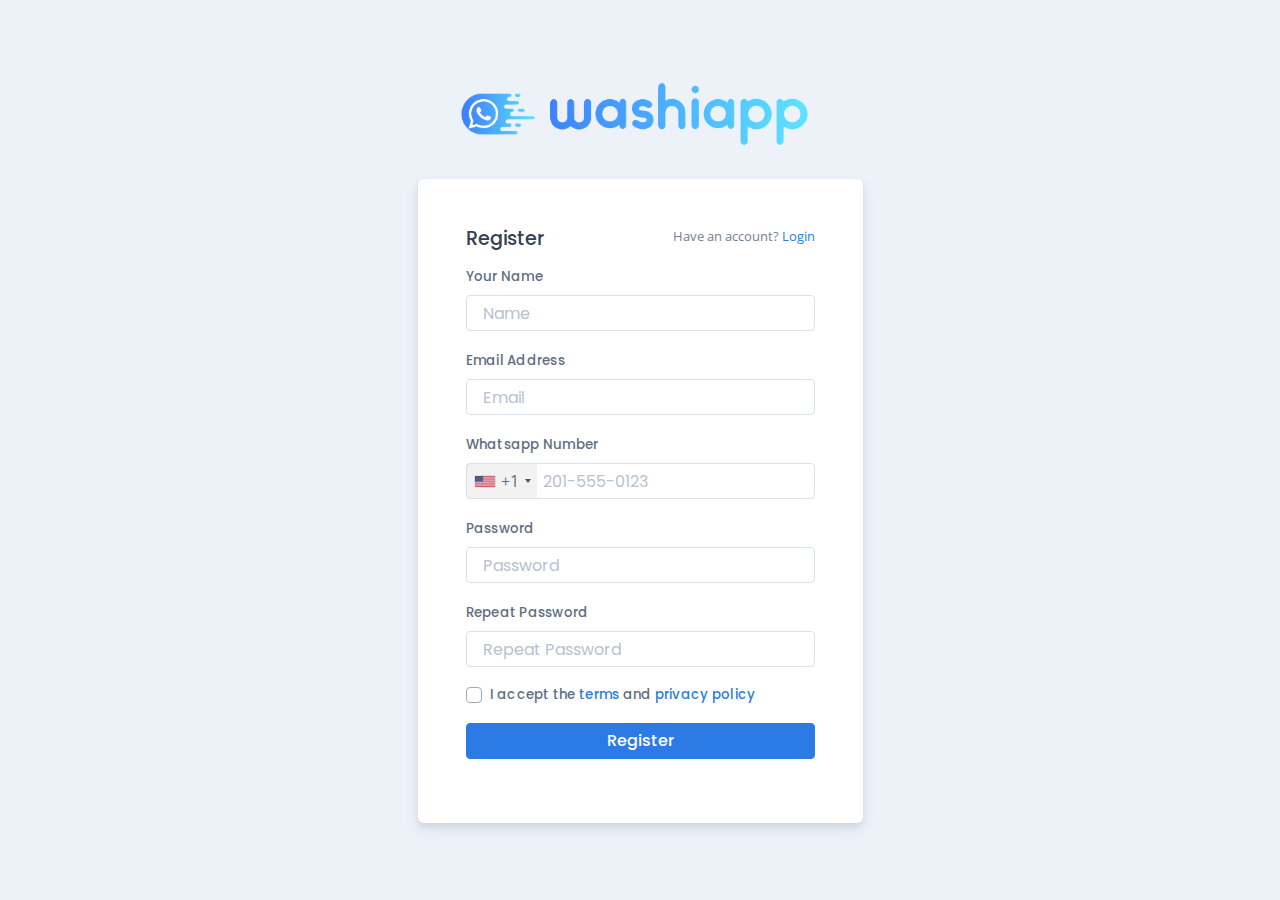
<file: authentication/register.html>
<!DOCTYPE html>
<html lang="en-US" dir="ltr">

  <head>
    <meta charset="utf-8">
    <meta http-equiv="X-UA-Compatible" content="IE=edge">
    <meta name="viewport" content="width=device-width, initial-scale=1">


    <!-- ===============================================-->
    <!--    Document Title-->
    <!-- ===============================================-->
    <title>Washiapp | Register</title>


    <!-- ===============================================-->
    <!--    Favicons-->
    <!-- ===============================================-->
    <link rel="apple-touch-icon" sizes="57x57" href="/wablas/assets/img/icons/icon/apple-icon-57x57.png">
    <link rel="apple-touch-icon" sizes="60x60" href="/wablas/assets/img/icons/icon/apple-icon-60x60.png">
    <link rel="apple-touch-icon" sizes="72x72" href="/wablas/assets/img/icons/icon/apple-icon-72x72.png">
    <link rel="apple-touch-icon" sizes="76x76" href="/wablas/assets/img/icons/icon/apple-icon-76x76.png">
    <link rel="apple-touch-icon" sizes="114x114" href="/wablas/assets/img/icons/icon/apple-icon-114x114.png">
    <link rel="apple-touch-icon" sizes="120x120" href="/wablas/assets/img/icons/icon/apple-icon-120x120.png">
    <link rel="apple-touch-icon" sizes="144x144" href="/wablas/assets/img/icons/icon/apple-icon-144x144.png">
    <link rel="apple-touch-icon" sizes="152x152" href="/wablas/assets/img/icons/icon/apple-icon-152x152.png">
    <link rel="apple-touch-icon" sizes="180x180" href="/wablas/assets/img/icons/icon/apple-icon-180x180.png">
    <link rel="icon" type="image/png" sizes="192x192"  href="/wablas/assets/img/icons/icon/android-icon-192x192.png">
    <link rel="icon" type="image/png" sizes="32x32" href="/wablas/assets/img/icons/icon/favicon-32x32.png">
    <link rel="icon" type="image/png" sizes="96x96" href="/wablas/assets/img/icons/icon/favicon-96x96.png">
    <link rel="icon" type="image/png" sizes="16x16" href="/wablas/assets/img/icons/icon/favicon-16x16.png">
    <link rel="manifest" href="/wablas/assets/img/icons/icon/manifest.json">
    <meta name="msapplication-TileColor" content="#ffffff">
    <meta name="msapplication-TileImage" content="/wablas/assets/img/icons/icon/ms-icon-144x144.png">
    <meta name="theme-color" content="#ffffff">


    <!-- ===============================================-->
    <!--    Stylesheets-->
    <!-- ===============================================-->
    <link href="https://fonts.googleapis.com/css?family=Open+Sans:300,400,500,600,700%7cPoppins:100,200,300,400,500,600,700,800,900" rel="stylesheet">
    <link href="../assets/css/theme.css" rel="stylesheet">
    <link rel="stylesheet" href="../assets/build/css/intlTelInput.css">


  </head>


  <body>

    <!-- ===============================================-->
    <!--    Main Content-->
    <!-- ===============================================-->
    <main class="main" id="top">


      <div class="container">
        <div class="row flex-center min-vh-100 py-6">
          <div class="col-sm-10 col-md-8 col-lg-6 col-xl-5 col-xxl-4"><a class="d-flex flex-center mb-4" href="/wablas"><img class="mr-2" src="../assets/img/washiapp-blue.png" alt="" width="80%" /><span class="text-sans-serif font-weight-extra-bold fs-5 d-inline-block"></span></a>
            <div class="card">
              <div class="card-body p-5">
                <div class="row text-left">
                  <div class="col" style="min-width: 7rem">
                    <h5 id="modalLabel"> Register</h5>
                  </div>
                  <div class="col-auto">
                    <p class="fs--1 text-600">Have an account? <a href="../authentication/log-in.html">Login</a></p>
                  </div>
                </div>
                <form>
                  <div class="form-group">
                    <label for="name">Your Name</label>
                    <input class="form-control" id="name" type="text" placeholder="Name">
                  </div>
                  <div class="form-group">
                    <label for="email1">Email Address</label>
                    <input class="form-control" id="email1" type="email" placeholder="Email">
                  </div>
                  <div class="form-group">
                    <label for="telephone">Whatsapp Number</label>
                    <input class="form-control" id="telephone" type="tel" placeholder="">
                  </div>
                  <div class="form-group from-row">
                    <label for="password">Password</label>
                    <input class="form-control" id="password" type="password" placeholder="Password">
                  </div>
                  <div class="form-group">
                    <label for="re-password">Repeat Password</label>
                    <input class="form-control" id="re-password" type="password" placeholder="Repeat Password">
                  </div>
                  <div class="custom-control custom-checkbox">
                    <input class="custom-control-input" id="customCheckTerms" type="checkbox" />
                    <label class="custom-control-label" for="customCheckTerms">I accept the <a href="#!">terms </a>and <a href="#!">privacy policy</a></label>
                  </div>
                  <div class="form-group">
                    <button class="btn btn-primary btn-block mt-3" type="submit" name="submit">Register</button>
                  </div>
                  
                </form>
              </div>
            </div>
          </div>
        </div>
      </div>
    </main>
    <!-- ===============================================-->
    <!--    End of Main Content-->
    <!-- ===============================================-->




    <!-- ===============================================-->
    <!--    JavaScripts-->
    <!-- ===============================================-->
    <script src="../assets/js/jquery.min.js"></script>
    <script src="../assets/js/popper.min.js"></script>
    <script src="../assets/js/bootstrap.js"></script>
    <script src="../assets/lib/stickyfilljs/stickyfill.min.js"></script>
    <script src="../assets/lib/sticky-kit/sticky-kit.min.js"></script>
    <script src="../assets/lib/is_js/is.min.js"></script>
    <script src="../assets/lib/@fortawesome/all.min.js"></script>
    <script src="../assets/js/theme.js"></script>
    <script src="../assets/build/js/intlTelInput.js"></script>
    <script src="../assets/build/js/intlTelInput-jquery.min.js"></script>
    <script>
      var input = document.querySelector("#telephone");
      window.intlTelInput(input, {
        allowDropdown:true,
        autoHideDialCode:true,
        autoPlaceholder:"polite",
        customPlaceholder:null,
        dropdownContainer:null,
        excludeCountries: [],
        formatOnDisplay:true,
        geoIpLookup:null,
        hiddenInput:"",
        initialCountry:"",
        localizedCountries:null,
        nationalMode:true,
        onlyCountries: [],
        placeholderNumberType:"MOBILE",
        preferredCountries: ["us","gb" ],
        separateDialCode:true,
        utilsScript:"",
        utilsScript: "../assets/build/js/utils.js",
      });
    </script>

  </body>

</html>
</file>
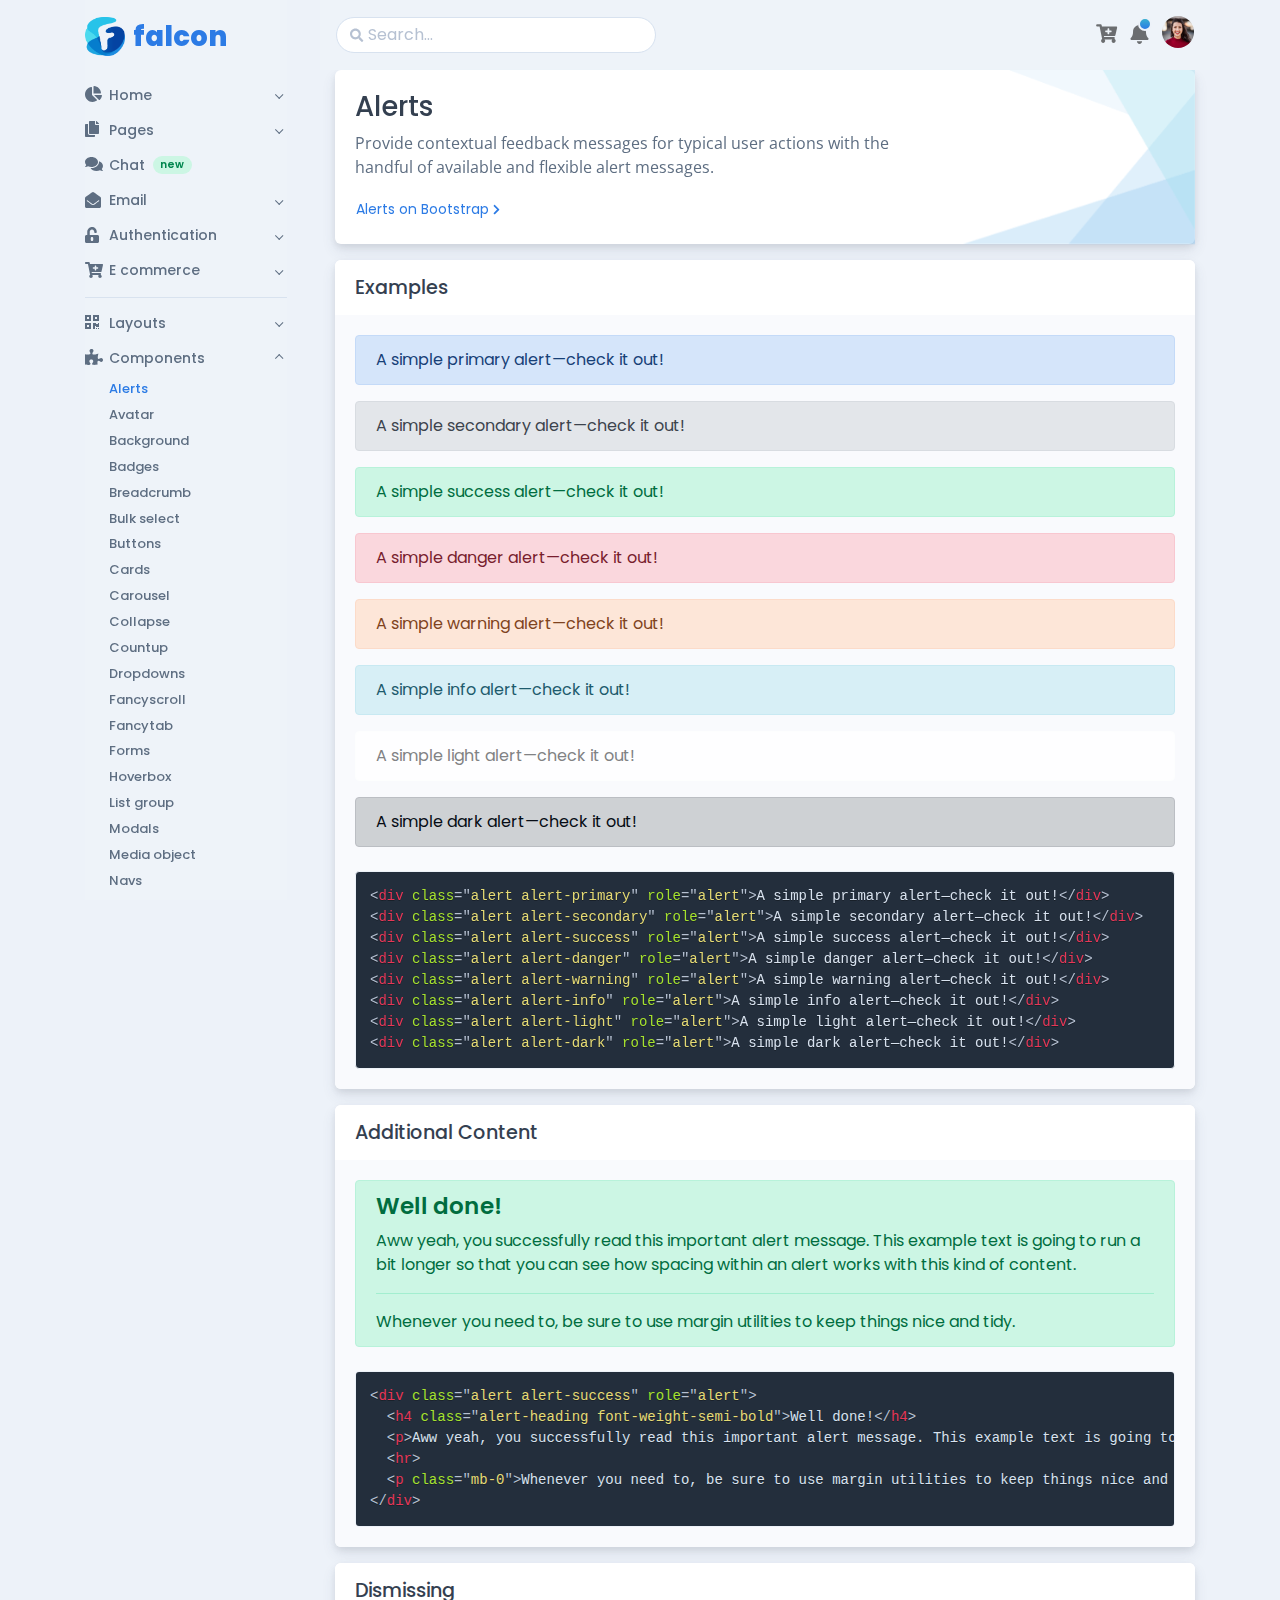
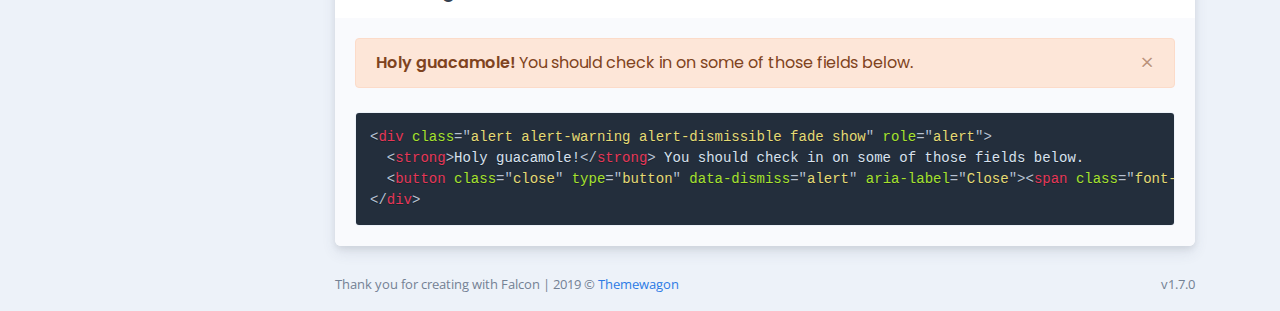
<file: components/alerts.html>
<!DOCTYPE html>
<html lang="en-US" dir="ltr">

  <head>
    <meta charset="utf-8">
    <meta http-equiv="X-UA-Compatible" content="IE=edge">
    <meta name="viewport" content="width=device-width, initial-scale=1">


    <!-- ===============================================-->
    <!--    Document Title-->
    <!-- ===============================================-->
    <title>Falcon | Dashboard &amp; WebApp Template</title>


    <!-- ===============================================-->
    <!--    Favicons-->
    <!-- ===============================================-->
    <link rel="apple-touch-icon" sizes="180x180" href="../assets/img/favicons/apple-touch-icon.png">
    <link rel="icon" type="image/png" sizes="32x32" href="../assets/img/favicons/favicon-32x32.png">
    <link rel="icon" type="image/png" sizes="16x16" href="../assets/img/favicons/favicon-16x16.png">
    <link rel="shortcut icon" type="image/x-icon" href="../assets/img/favicons/favicon.ico">
    <link rel="manifest" href="../assets/img/favicons/manifest.json">
    <meta name="msapplication-TileImage" content="../assets/img/favicons/mstile-150x150.png">
    <meta name="theme-color" content="#ffffff">


    <!-- ===============================================-->
    <!--    Stylesheets-->
    <!-- ===============================================-->
    <link href="https://fonts.googleapis.com/css?family=Open+Sans:300,400,500,600,700%7cPoppins:100,200,300,400,500,600,700,800,900" rel="stylesheet">
    <link href="../assets/lib/prismjs/prism-okaidia.css" rel="stylesheet">
    <link href="../assets/css/theme.css" rel="stylesheet">

  </head>


  <body>

    <!-- ===============================================-->
    <!--    Main Content-->
    <!-- ===============================================-->
    <main class="main" id="top">


      <div class="container">
        <nav class="navbar navbar-vertical navbar-expand-xl navbar-light navbar-glass"><a class="navbar-brand text-left" href="../index.html">
            <div class="d-flex align-items-center py-3"><img class="mr-2" src="../assets/img/illustrations/falcon.png" alt="" width="40" /><span class="text-sans-serif">falcon</span>
            </div>
          </a>
          <div class="collapse navbar-collapse" id="navbarVerticalCollapse">
            <ul class="navbar-nav flex-column">
              <li class="nav-item"><a class="nav-link dropdown-indicator" href="#home" data-toggle="collapse" role="button" aria-expanded="false" aria-controls="home">
                  <div class="d-flex align-items-center"><span class="nav-link-icon"><span class="fas fa-chart-pie"></span></span><span>Home</span>
                  </div>
                </a>
                <ul class="nav collapse" id="home" data-parent="#navbarVerticalCollapse">
                  <li class="nav-item"><a class="nav-link" href="../index.html">Dashboard</a>
                  </li>
                  <li class="nav-item"><a class="nav-link" href="../home/feed.html">Feed</a>
                  </li>
                  <li class="nav-item"><a class="nav-link" href="../home/landing.html">Landing</a>
                  </li>
                </ul>
              </li>
              <li class="nav-item"><a class="nav-link dropdown-indicator" href="#pages" data-toggle="collapse" role="button" aria-expanded="false" aria-controls="pages">
                  <div class="d-flex align-items-center"><span class="nav-link-icon"><span class="fas fa-copy"></span></span><span>Pages</span>
                  </div>
                </a>
                <ul class="nav collapse" id="pages" data-parent="#navbarVerticalCollapse">
                  <li class="nav-item"><a class="nav-link" href="../pages/activity.html">Activity</a>
                  </li>
                  <li class="nav-item"><a class="nav-link" href="../pages/associations.html">Associations</a>
                  </li>
                  <li class="nav-item"><a class="nav-link" href="../pages/billing.html">Billing</a>
                  </li>
                  <li class="nav-item"><a class="nav-link" href="../pages/customer-details.html">Customer details</a>
                  </li>
                  <li class="nav-item"><a class="nav-link" href="../pages/event-detail.html">Event detail</a>
                  </li>
                  <li class="nav-item"><a class="nav-link" href="../pages/event-create.html">Event create</a>
                  </li>
                  <li class="nav-item"><a class="nav-link" href="../pages/events.html">Events</a>
                  </li>
                  <li class="nav-item"><a class="nav-link" href="../pages/faq.html">Faq</a>
                  </li>
                  <li class="nav-item"><a class="nav-link" href="../pages/invoice.html">Invoice</a>
                  </li>
                  <li class="nav-item"><a class="nav-link" href="../pages/invite-people.html">Invite people</a>
                  </li>
                  <li class="nav-item"><a class="nav-link" href="../pages/notifications.html">Notifications</a>
                  </li>
                  <li class="nav-item"><a class="nav-link" href="../pages/people.html">People</a>
                  </li>
                  <li class="nav-item"><a class="nav-link" href="../pages/pricing.html">Pricing</a>
                  </li>
                  <li class="nav-item"><a class="nav-link" href="../pages/pricing-alt.html">Pricing alt</a>
                  </li>
                  <li class="nav-item"><a class="nav-link" href="../pages/profile.html">Profile</a>
                  </li>
                  <li class="nav-item"><a class="nav-link" href="../pages/settings.html">Settings</a>
                  </li>
                  <li class="nav-item"><a class="nav-link" href="../pages/starter.html">Starter</a>
                  </li>
                  <li class="nav-item"><a class="nav-link dropdown-indicator" href="#pages-errors" data-toggle="collapse" role="button" aria-expanded="false" aria-controls="pages-errors">Errors</a>
                    <ul class="nav collapse" id="pages-errors">
                      <li class="nav-item"><a class="nav-link" href="../pages/errors/404.html">404</a>
                      </li>
                      <li class="nav-item"><a class="nav-link" href="../pages/errors/500.html">500</a>
                      </li>
                    </ul>
                  </li>
                </ul>
              </li>
              <li class="nav-item"><a class="nav-link" href="../chat.html">
                  <div class="d-flex align-items-center"><span class="nav-link-icon"><span class="fas fa-comments"></span></span><span>Chat</span><span class="badge badge-pill ml-2 badge-soft-success">new</span>
                  </div>
                </a></li>
              <li class="nav-item"><a class="nav-link dropdown-indicator" href="#email" data-toggle="collapse" role="button" aria-expanded="false" aria-controls="email">
                  <div class="d-flex align-items-center"><span class="nav-link-icon"><span class="fas fa-envelope-open"></span></span><span>Email</span><span class="badge badge-pill ml-2 badge-soft-success"></span>
                  </div>
                </a>
                <ul class="nav collapse" id="email" data-parent="#navbarVerticalCollapse">
                  <li class="nav-item"><a class="nav-link" href="../email/inbox.html">Inbox</a>
                  </li>
                  <li class="nav-item"><a class="nav-link" href="../email/email-detail.html">Email detail</a>
                  </li>
                  <li class="nav-item"><a class="nav-link" href="../email/compose.html">Compose</a>
                  </li>
                </ul>
              </li>
              <li class="nav-item"><a class="nav-link dropdown-indicator" href="#authentication" data-toggle="collapse" role="button" aria-expanded="false" aria-controls="authentication">
                  <div class="d-flex align-items-center"><span class="nav-link-icon"><span class="fas fa-unlock-alt"></span></span><span>Authentication</span>
                  </div>
                </a>
                <ul class="nav collapse" id="authentication" data-parent="#navbarVerticalCollapse">
                  <li class="nav-item"><a class="nav-link" href="../authentication/log-in.html">Log in</a>
                  </li>
                  <li class="nav-item"><a class="nav-link" href="../authentication/log-out.html">Log out</a>
                  </li>
                  <li class="nav-item"><a class="nav-link" href="../authentication/register.html">Register</a>
                  </li>
                  <li class="nav-item"><a class="nav-link" href="../authentication/forget-password.html">Forget password</a>
                  </li>
                  <li class="nav-item"><a class="nav-link" href="../authentication/password-reset.html">Password reset</a>
                  </li>
                  <li class="nav-item"><a class="nav-link" href="../authentication/confirm-mail.html">Confirm mail</a>
                  </li>
                  <li class="nav-item"><a class="nav-link" href="../authentication/lock-screen.html">Lock screen</a>
                  </li>
                </ul>
              </li>
              <li class="nav-item"><a class="nav-link dropdown-indicator" href="#e-commerce" data-toggle="collapse" role="button" aria-expanded="false" aria-controls="e-commerce">
                  <div class="d-flex align-items-center"><span class="nav-link-icon"><span class="fas fa-cart-plus"></span></span><span>E commerce</span>
                  </div>
                </a>
                <ul class="nav collapse" id="e-commerce" data-parent="#navbarVerticalCollapse">
                  <li class="nav-item"><a class="nav-link" href="../e-commerce/product-list.html">Product list</a>
                  </li>
                  <li class="nav-item"><a class="nav-link" href="../e-commerce/product-grid.html">Product grid</a>
                  </li>
                  <li class="nav-item"><a class="nav-link" href="../e-commerce/product-details.html">Product details</a>
                  </li>
                  <li class="nav-item"><a class="nav-link" href="../e-commerce/orders.html">Orders</a>
                  </li>
                  <li class="nav-item"><a class="nav-link" href="../e-commerce/order-details.html">Order details</a>
                  </li>
                  <li class="nav-item"><a class="nav-link" href="../e-commerce/customers.html">Customers</a>
                  </li>
                  <li class="nav-item"><a class="nav-link" href="../e-commerce/shopping-cart.html">Shopping cart</a>
                  </li>
                  <li class="nav-item"><a class="nav-link" href="../e-commerce/billing.html">Billing</a>
                  </li>
                  <li class="nav-item"><a class="nav-link" href="../e-commerce/checkout.html">Checkout</a>
                  </li>
                </ul>
              </li>
            </ul>
            <hr class="border-300 my-2" />
            <ul class="navbar-nav flex-column">
              <li class="nav-item"><a class="nav-link dropdown-indicator" href="#layouts" data-toggle="collapse" role="button" aria-expanded="false" aria-controls="layouts">
                  <div class="d-flex align-items-center"><span class="nav-link-icon"><span class="fas fa-qrcode"></span></span><span>Layouts</span>
                  </div>
                </a>
                <ul class="nav collapse" id="layouts" data-parent="#navbarVerticalCollapse">
                  <li class="nav-item"><a class="nav-link" href="../layouts/standard.html">Standard</a>
                  </li>
                  <li class="nav-item"><a class="nav-link" href="../layouts/fluid.html">Fluid</a>
                  </li>
                  <li class="nav-item"><a class="nav-link" href="../layouts/RTL.html">RTL</a>
                  </li>
                </ul>
              </li>
              <li class="nav-item"><a class="nav-link dropdown-indicator" href="#components" data-toggle="collapse" role="button" aria-expanded="true" aria-controls="components">
                  <div class="d-flex align-items-center"><span class="nav-link-icon"><span class="fas fa-puzzle-piece"></span></span><span>Components</span>
                  </div>
                </a>
                <ul class="nav collapse show" id="components" data-parent="#navbarVerticalCollapse">
                  <li class="nav-item active"><a class="nav-link" href="../components/alerts.html">Alerts</a>
                  </li>
                  <li class="nav-item"><a class="nav-link" href="../components/avatar.html">Avatar</a>
                  </li>
                  <li class="nav-item"><a class="nav-link" href="../components/background.html">Background</a>
                  </li>
                  <li class="nav-item"><a class="nav-link" href="../components/badges.html">Badges</a>
                  </li>
                  <li class="nav-item"><a class="nav-link" href="../components/breadcrumb.html">Breadcrumb</a>
                  </li>
                  <li class="nav-item"><a class="nav-link" href="../components/bulk-select.html">Bulk select</a>
                  </li>
                  <li class="nav-item"><a class="nav-link" href="../components/buttons.html">Buttons</a>
                  </li>
                  <li class="nav-item"><a class="nav-link" href="../components/cards.html">Cards</a>
                  </li>
                  <li class="nav-item"><a class="nav-link" href="../components/carousel.html">Carousel</a>
                  </li>
                  <li class="nav-item"><a class="nav-link" href="../components/collapse.html">Collapse</a>
                  </li>
                  <li class="nav-item"><a class="nav-link" href="../components/countup.html">Countup</a>
                  </li>
                  <li class="nav-item"><a class="nav-link" href="../components/dropdowns.html">Dropdowns</a>
                  </li>
                  <li class="nav-item"><a class="nav-link" href="../components/fancyscroll.html">Fancyscroll</a>
                  </li>
                  <li class="nav-item"><a class="nav-link" href="../components/fancytab.html">Fancytab</a>
                  </li>
                  <li class="nav-item"><a class="nav-link" href="../components/forms.html">Forms</a>
                  </li>
                  <li class="nav-item"><a class="nav-link" href="../components/hoverbox.html">Hoverbox</a>
                  </li>
                  <li class="nav-item"><a class="nav-link" href="../components/list-group.html">List group</a>
                  </li>
                  <li class="nav-item"><a class="nav-link" href="../components/modals.html">Modals</a>
                  </li>
                  <li class="nav-item"><a class="nav-link" href="../components/media-object.html">Media object</a>
                  </li>
                  <li class="nav-item"><a class="nav-link" href="../components/navs.html">Navs</a>
                  </li>
                  <li class="nav-item"><a class="nav-link" href="../components/navbar.html">Navbar</a>
                  </li>
                  <li class="nav-item"><a class="nav-link" href="../components/page-headers.html">Page headers</a>
                  </li>
                  <li class="nav-item"><a class="nav-link" href="../components/pagination.html">Pagination</a>
                  </li>
                  <li class="nav-item"><a class="nav-link" href="../components/popovers.html">Popovers</a>
                  </li>
                  <li class="nav-item"><a class="nav-link" href="../components/progress.html">Progress</a>
                  </li>
                  <li class="nav-item"><a class="nav-link" href="../components/scrollspy.html">Scrollspy</a>
                  </li>
                  <li class="nav-item"><a class="nav-link" href="../components/spinners.html">Spinners</a>
                  </li>
                  <li class="nav-item"><a class="nav-link" href="../components/tables.html">Tables</a>
                  </li>
                  <li class="nav-item"><a class="nav-link" href="../components/tabs.html">Tabs</a>
                  </li>
                  <li class="nav-item"><a class="nav-link" href="../components/toasts.html">Toasts</a>
                  </li>
                  <li class="nav-item"><a class="nav-link" href="../components/tooltips.html">Tooltips</a>
                  </li>
                </ul>
              </li>
              <li class="nav-item"><a class="nav-link dropdown-indicator" href="#utilities" data-toggle="collapse" role="button" aria-expanded="false" aria-controls="utilities">
                  <div class="d-flex align-items-center"><span class="nav-link-icon"><span class="fab fa-hotjar"></span></span><span>Utilities</span>
                  </div>
                </a>
                <ul class="nav collapse" id="utilities" data-parent="#navbarVerticalCollapse">
                  <li class="nav-item"><a class="nav-link" href="../utilities/borders.html">Borders</a>
                  </li>
                  <li class="nav-item"><a class="nav-link" href="../utilities/clearfix.html">Clearfix</a>
                  </li>
                  <li class="nav-item"><a class="nav-link" href="../utilities/close-icon.html">Close icon</a>
                  </li>
                  <li class="nav-item"><a class="nav-link" href="../utilities/colors.html">Colors</a>
                  </li>
                  <li class="nav-item"><a class="nav-link" href="../utilities/display.html">Display</a>
                  </li>
                  <li class="nav-item"><a class="nav-link" href="../utilities/embed.html">Embed</a>
                  </li>
                  <li class="nav-item"><a class="nav-link" href="../utilities/figures.html">Figures</a>
                  </li>
                  <li class="nav-item"><a class="nav-link" href="../utilities/flex.html">Flex</a>
                  </li>
                  <li class="nav-item"><a class="nav-link" href="../utilities/grid.html">Grid</a>
                  </li>
                  <li class="nav-item"><a class="nav-link" href="../utilities/sizing.html">Sizing</a>
                  </li>
                  <li class="nav-item"><a class="nav-link" href="../utilities/spacing.html">Spacing</a>
                  </li>
                  <li class="nav-item"><a class="nav-link" href="../utilities/stretched-link.html">Stretched link</a>
                  </li>
                  <li class="nav-item"><a class="nav-link" href="../utilities/typography.html">Typography</a>
                  </li>
                  <li class="nav-item"><a class="nav-link" href="../utilities/vertical-align.html">Vertical align</a>
                  </li>
                  <li class="nav-item"><a class="nav-link" href="../utilities/visibility.html">Visibility</a>
                  </li>
                </ul>
              </li>
              <li class="nav-item"><a class="nav-link dropdown-indicator" href="#plugins" data-toggle="collapse" role="button" aria-expanded="false" aria-controls="plugins">
                  <div class="d-flex align-items-center"><span class="nav-link-icon"><span class="fas fa-plug"></span></span><span>Plugins</span>
                  </div>
                </a>
                <ul class="nav collapse" id="plugins" data-parent="#navbarVerticalCollapse">
                  <li class="nav-item"><a class="nav-link" href="../plugins/accordion.html">Accordion</a>
                  </li>
                  <li class="nav-item"><a class="nav-link" href="../plugins/charts.html">Charts</a>
                  </li>
                  <li class="nav-item"><a class="nav-link" href="../plugins/countdown.html">Countdown</a>
                  </li>
                  <li class="nav-item"><a class="nav-link" href="../plugins/data-table.html">Data table</a>
                  </li>
                  <li class="nav-item"><a class="nav-link" href="../plugins/date-picker.html">Date picker</a>
                  </li>
                  <li class="nav-item"><a class="nav-link" href="../plugins/emojionearea.html">Emojionearea</a>
                  </li>
                  <li class="nav-item"><a class="nav-link" href="../plugins/fancybox.html">Fancybox</a>
                  </li>
                  <li class="nav-item"><a class="nav-link" href="../plugins/fontawesome.html">Fontawesome</a>
                  </li>
                  <li class="nav-item"><a class="nav-link" href="../plugins/google-map.html">Google map</a>
                  </li>
                  <li class="nav-item"><a class="nav-link" href="../plugins/inline-player.html">Inline player</a>
                  </li>
                  <li class="nav-item"><a class="nav-link" href="../plugins/jqvmap.html">Jqvmap</a>
                  </li>
                  <li class="nav-item"><a class="nav-link" href="../plugins/lightbox.html">Lightbox</a>
                  </li>
                  <li class="nav-item"><a class="nav-link" href="../plugins/notifications.html">Notifications</a>
                  </li>
                  <li class="nav-item"><a class="nav-link" href="../plugins/owl-carousel.html">Owl carousel</a>
                  </li>
                  <li class="nav-item"><a class="nav-link" href="../plugins/progressbar.html">Progressbar</a>
                  </li>
                  <li class="nav-item"><a class="nav-link" href="../plugins/raty.html">Raty</a>
                  </li>
                  <li class="nav-item"><a class="nav-link" href="../plugins/remodal.html">Remodal</a>
                  </li>
                  <li class="nav-item"><a class="nav-link" href="../plugins/select2.html">Select2</a>
                  </li>
                  <li class="nav-item"><a class="nav-link" href="../plugins/smooth-scrollbar.html">Smooth scrollbar</a>
                  </li>
                  <li class="nav-item"><a class="nav-link" href="../plugins/tinymce.html">Tinymce</a>
                  </li>
                  <li class="nav-item"><a class="nav-link" href="../plugins/typed-text.html">Typed text</a>
                  </li>
                </ul>
              </li>
            </ul>
            <hr class="border-300 my-2" />
            <ul class="navbar-nav flex-column">
              <li class="nav-item"><a class="nav-link dropdown-indicator" href="#documentation" data-toggle="collapse" role="button" aria-expanded="false" aria-controls="documentation">
                  <div class="d-flex align-items-center"><span class="nav-link-icon"><span class="fas fa-book"></span></span><span>Documentation</span>
                  </div>
                </a>
                <ul class="nav collapse" id="documentation" data-parent="#navbarVerticalCollapse">
                  <li class="nav-item"><a class="nav-link" href="../documentation/getting-started.html">Getting started</a>
                  </li>
                  <li class="nav-item"><a class="nav-link" href="../documentation/file-structure.html">File structure</a>
                  </li>
                  <li class="nav-item"><a class="nav-link" href="../documentation/customization.html">Customization</a>
                  </li>
                  <li class="nav-item"><a class="nav-link" href="../documentation/fluid-layout.html">Fluid layout</a>
                  </li>
                  <li class="nav-item"><a class="nav-link" href="../documentation/gulp.html">Gulp</a>
                  </li>
                  <li class="nav-item"><a class="nav-link" href="../documentation/RTL.html">RTL</a>
                  </li>
                  <li class="nav-item"><a class="nav-link" href="../documentation/plugins.html">Plugins</a>
                  </li>
                </ul>
              </li>
              <li class="nav-item"><a class="nav-link" href="../changelog.html">
                  <div class="d-flex align-items-center"><span class="nav-link-icon"><span class="fas fa-code-branch"></span></span><span>Changelog</span><span class="badge badge-pill ml-2 badge-soft-primary">v1.7.0</span>
                  </div>
                </a></li>
            </ul><a class="btn btn-primary btn-sm m-3" href="https://themewagon.com/themes/falcon/" target="_blank">Purchase</a>
          </div>
        </nav>
        <div class="content">
          <nav class="navbar navbar-light navbar-glass fs--1 font-weight-semi-bold row navbar-top sticky-kit navbar-expand">
            <button class="navbar-toggler collapsed" type="button" data-toggle="collapse" data-target="#navbarVerticalCollapse" aria-controls="navbarVerticalCollapse" aria-expanded="false" aria-label="Toggle navigation"><span class="navbar-toggler-icon"></span></button><a class="navbar-brand text-left ml-3" href="../index.html">
              <div class="d-flex align-items-center"><img class="mr-2" src="../assets/img/illustrations/falcon.png" alt="" width="40" /><span class="text-sans-serif">falcon</span>
              </div>
            </a>
            <div class="collapse navbar-collapse" id="navbarNavDropdown1">
              <ul class="navbar-nav align-items-center d-none d-lg-block">
                <li class="nav-item">
                  <form class="form-inline search-box">
                    <input class="form-control rounded-pill search-input" type="search" placeholder="Search..." aria-label="Search" /><span class="position-absolute fas fa-search text-400 search-box-icon"></span>
                  </form>
                </li>
              </ul>
              <ul class="navbar-nav align-items-center ml-auto">
                <li class="nav-item dropdown"><a class="nav-link px-0" href="../e-commerce/shopping-cart.html"><span class="fas fa-cart-plus fs-4" data-fa-transform="shrink-7"></span></a></li>
                <li class="nav-item dropdown"><a class="nav-link unread-indicator px-0" id="navbarDropdownNotification" href="#" role="button" data-toggle="dropdown" aria-haspopup="true" aria-expanded="false"><span class="fas fa-bell fs-4" data-fa-transform="shrink-6"></span></a>
                  <div class="dropdown-menu dropdown-menu-right dropdown-menu-card" aria-labelledby="navbarDropdownNotification">
                    <div class="card card-notification shadow-none" style="max-width: 20rem">
                      <div class="card-header">
                        <div class="row justify-content-between align-items-center">
                          <div class="col-auto">
                            <h6 class="card-header-title mb-0">Notifications</h6>
                          </div>
                          <div class="col-auto"><a class="card-link font-weight-normal" href="#">Mark all as read</a></div>
                        </div>
                      </div>
                      <div class="list-group list-group-flush font-weight-normal fs--1">
                        <div class="list-group-title">NEW</div>
                        <div class="list-group-item">
                          <a class="notification notification-flush bg-200" href="#!">
                            <div class="notification-avatar">
                              <div class="avatar avatar-2xl mr-3">
                                <img class="rounded-circle" src="../assets/img/team/1.jpg" alt="" />

                              </div>
                            </div>
                            <div class="notification-body">
                              <p class="mb-1"><strong>Emma Watson</strong> replied to your comment : "Hello world 😍"</p>
                              <span class="notification-time"><span class="mr-1" role="img" aria-label="Emoji">💬</span>Just now</span>

                            </div>
                          </a>

                        </div>
                        <div class="list-group-item">
                          <a class="notification notification-flush bg-200" href="#!">
                            <div class="notification-avatar">
                              <div class="avatar avatar-2xl mr-3">
                                <div class="avatar-name rounded-circle"><span>AB</span></div>
                              </div>
                            </div>
                            <div class="notification-body">
                              <p class="mb-1"><strong>Albert Brooks</strong> reacted to <strong>Mia Khalifa's</strong> status</p>
                              <span class="notification-time"><span class="mr-1 fab fa-gratipay text-danger"></span>9hr</span>

                            </div>
                          </a>

                        </div>
                        <div class="list-group-title">EARLIER</div>
                        <div class="list-group-item">
                          <a class="notification notification-flush" href="#!">
                            <div class="notification-avatar">
                              <div class="avatar avatar-2xl mr-3">
                                <img class="rounded-circle" src="../assets/img/icons/weather.jpg" alt="" />

                              </div>
                            </div>
                            <div class="notification-body">
                              <p class="mb-1">The forecast today shows a low of 20&#8451; in California. See today's weather.</p>
                              <span class="notification-time"><span class="mr-1" role="img" aria-label="Emoji">🌤️</span>1d</span>

                            </div>
                          </a>

                        </div>
                      </div>
                      <div class="card-footer text-center border-top-0"><a class="card-link d-block" href="../pages/notifications.html">View all</a></div>
                    </div>
                  </div>
                </li>
                <li class="nav-item dropdown"><a class="nav-link pr-0" id="navbarDropdownUser" href="#" role="button" data-toggle="dropdown" aria-haspopup="true" aria-expanded="false">
                    <div class="avatar avatar-xl">
                      <img class="rounded-circle" src="../assets/img/team/3.jpg" alt="" />

                    </div>
                  </a>
                  <div class="dropdown-menu dropdown-menu-right py-0" aria-labelledby="navbarDropdownUser">
                    <div class="bg-white rounded-soft py-2">
                      <a class="dropdown-item font-weight-bold text-warning" href="#!"><span class="fas fa-crown mr-1"></span><span>Go Pro</span></a>

                      <div class="dropdown-divider"></div>
                      <a class="dropdown-item" href="#!">Set status</a>
                      <a class="dropdown-item" href="../pages/profile.html">Profile &amp; account</a>
                      <a class="dropdown-item" href="#!">Feedback</a>

                      <div class="dropdown-divider"></div>
                      <a class="dropdown-item" href="../pages/settings.html">Settings</a>
                      <a class="dropdown-item" href="../authentication/log-out.html">Logout</a>
                    </div>
                  </div>
                </li>
              </ul>
            </div>
          </nav>
          <div class="card mb-3">
            <div class="bg-holder d-none d-lg-block bg-card" style="background-image:url(../assets/img/illustrations/corner-4.png);">
            </div>
            <!--/.bg-holder-->

            <div class="card-body">
              <div class="row">
                <div class="col-lg-8">
                  <h3 class="mb-0">Alerts</h3>
                  <p class="mt-2">Provide contextual feedback messages for typical user actions with the handful of available and flexible alert messages.</p><a class="btn btn-link pl-0 btn-sm" href="https://getbootstrap.com/docs/4.3/components/alerts/" target="_blank"> Alerts on Bootstrap<span class="fas fa-chevron-right ml-1 fs--2"></span></a>
                </div>
              </div>
            </div>
          </div>
          <div class="card mb-3">
            <div class="card-header">
              <h5 class="mb-0">Examples</h5>
            </div>
            <div class="card-body bg-light">
              <div class="row">
                <div class="col-12">
                  <div class="alert alert-primary" role="alert">A simple primary alert—check it out!</div>
                  <div class="alert alert-secondary" role="alert">A simple secondary alert—check it out!</div>
                  <div class="alert alert-success" role="alert">A simple success alert—check it out!</div>
                  <div class="alert alert-danger" role="alert">A simple danger alert—check it out!</div>
                  <div class="alert alert-warning" role="alert">A simple warning alert—check it out!</div>
                  <div class="alert alert-info" role="alert">A simple info alert—check it out!</div>
                  <div class="alert alert-light" role="alert">A simple light alert—check it out!</div>
                  <div class="alert alert-dark" role="alert">A simple dark alert—check it out!</div>
                </div>
                <div class="col-12">
                  <pre class="rounded mt-2"><code class="language-html">&lt;div class=&quot;alert alert-primary&quot; role=&quot;alert&quot;&gt;A simple primary alert—check it out!&lt;/div&gt;
&lt;div class=&quot;alert alert-secondary&quot; role=&quot;alert&quot;&gt;A simple secondary alert—check it out!&lt;/div&gt;
&lt;div class=&quot;alert alert-success&quot; role=&quot;alert&quot;&gt;A simple success alert—check it out!&lt;/div&gt;
&lt;div class=&quot;alert alert-danger&quot; role=&quot;alert&quot;&gt;A simple danger alert—check it out!&lt;/div&gt;
&lt;div class=&quot;alert alert-warning&quot; role=&quot;alert&quot;&gt;A simple warning alert—check it out!&lt;/div&gt;
&lt;div class=&quot;alert alert-info&quot; role=&quot;alert&quot;&gt;A simple info alert—check it out!&lt;/div&gt;
&lt;div class=&quot;alert alert-light&quot; role=&quot;alert&quot;&gt;A simple light alert—check it out!&lt;/div&gt;
&lt;div class=&quot;alert alert-dark&quot; role=&quot;alert&quot;&gt;A simple dark alert—check it out!&lt;/div&gt;</code></pre>
                </div>
              </div>
            </div>
          </div>
          <div class="card mb-3">
            <div class="card-header">
              <h5 class="mb-0">Additional Content</h5>
            </div>
            <div class="card-body bg-light">
              <div class="row">
                <div class="col-12">
                  <div class="alert alert-success" role="alert">
                    <h4 class="alert-heading font-weight-semi-bold">Well done!</h4>
                    <p>Aww yeah, you successfully read this important alert message. This example text is going to run a bit longer so that you can see how spacing within an alert works with this kind of content.</p>
                    <hr>
                    <p class="mb-0">Whenever you need to, be sure to use margin utilities to keep things nice and tidy.</p>
                  </div>
                </div>
                <div class="col-12">
                  <pre class="rounded mt-2"><code class="language-html">&lt;div class=&quot;alert alert-success&quot; role=&quot;alert&quot;&gt;
  &lt;h4 class=&quot;alert-heading font-weight-semi-bold&quot;&gt;Well done!&lt;/h4&gt;
  &lt;p&gt;Aww yeah, you successfully read this important alert message. This example text is going to run a bit longer so that you can see how spacing within an alert works with this kind of content.&lt;/p&gt;
  &lt;hr&gt;
  &lt;p class=&quot;mb-0&quot;&gt;Whenever you need to, be sure to use margin utilities to keep things nice and tidy.&lt;/p&gt;
&lt;/div&gt;</code></pre>
                </div>
              </div>
            </div>
          </div>
          <div class="card mb-3">
            <div class="card-header">
              <h5 class="mb-0">Dismissing</h5>
            </div>
            <div class="card-body bg-light">
              <div class="row">
                <div class="col-12">
                  <div class="alert alert-warning alert-dismissible fade show" role="alert">
                    <strong>Holy guacamole!</strong> You should check in on some of those fields below.

                    <button class="close" type="button" data-dismiss="alert" aria-label="Close"><span class="font-weight-light" aria-hidden="true">×</span></button>

                  </div>
                </div>
                <div class="col-12">
                  <pre class="rounded mt-2"><code class="language-html">&lt;div class=&quot;alert alert-warning alert-dismissible fade show&quot; role=&quot;alert&quot;&gt;
  &lt;strong&gt;Holy guacamole!&lt;/strong&gt; You should check in on some of those fields below.
  &lt;button class=&quot;close&quot; type=&quot;button&quot; data-dismiss=&quot;alert&quot; aria-label=&quot;Close&quot;&gt;&lt;span class=&quot;font-weight-light&quot; aria-hidden=&quot;true&quot;&gt;×&lt;/span&gt;&lt;/button&gt;
&lt;/div&gt;</code></pre>
                </div>
              </div>
            </div>
          </div>
          <footer>
            <div class="row no-gutters justify-content-between fs--1 mt-4 mb-3">
              <div class="col-12 col-sm-auto text-center">
                <p class="mb-0 text-600">Thank you for creating with Falcon <span class="d-none d-sm-inline-block">| </span><br class="d-sm-none" /> 2019 &copy; <a href="https://themewagon.com">Themewagon</a></p>
              </div>
              <div class="col-12 col-sm-auto text-center">
                <p class="mb-0 text-600">v1.7.0</p>
              </div>
            </div>
          </footer>
        </div>
      </div>
    </main>
    <!-- ===============================================-->
    <!--    End of Main Content-->
    <!-- ===============================================-->




    <!-- ===============================================-->
    <!--    JavaScripts-->
    <!-- ===============================================-->
    <script src="../assets/js/jquery.min.js"></script>
    <script src="../assets/js/popper.min.js"></script>
    <script src="../assets/js/bootstrap.js"></script>
    <script src="../assets/lib/stickyfilljs/stickyfill.min.js"></script>
    <script src="../assets/lib/sticky-kit/sticky-kit.min.js"></script>
    <script src="../assets/lib/is_js/is.min.js"></script>
    <script src="../assets/lib/@fortawesome/all.min.js"></script>
    <script src="../assets/lib/prismjs/prism.js"></script>
    <script src="../assets/js/theme.js"></script>

  </body>

</html>
</file>
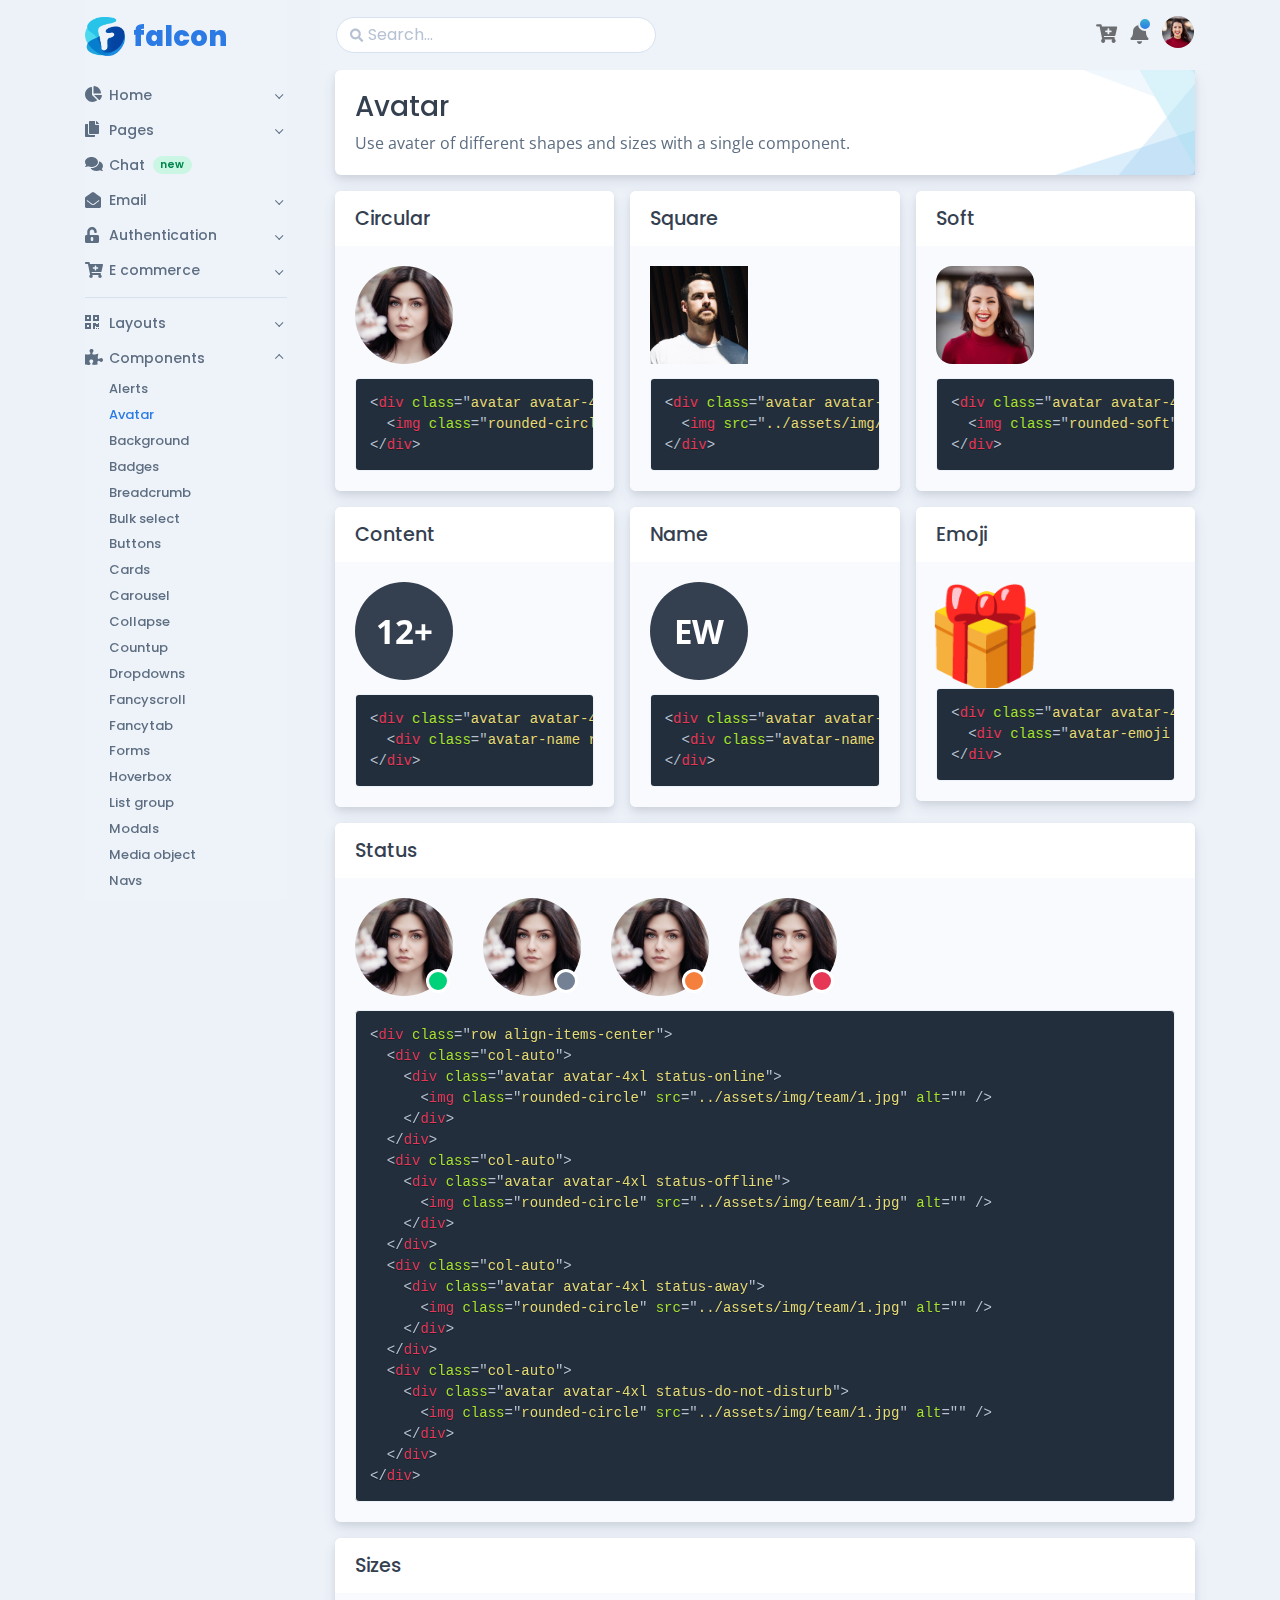
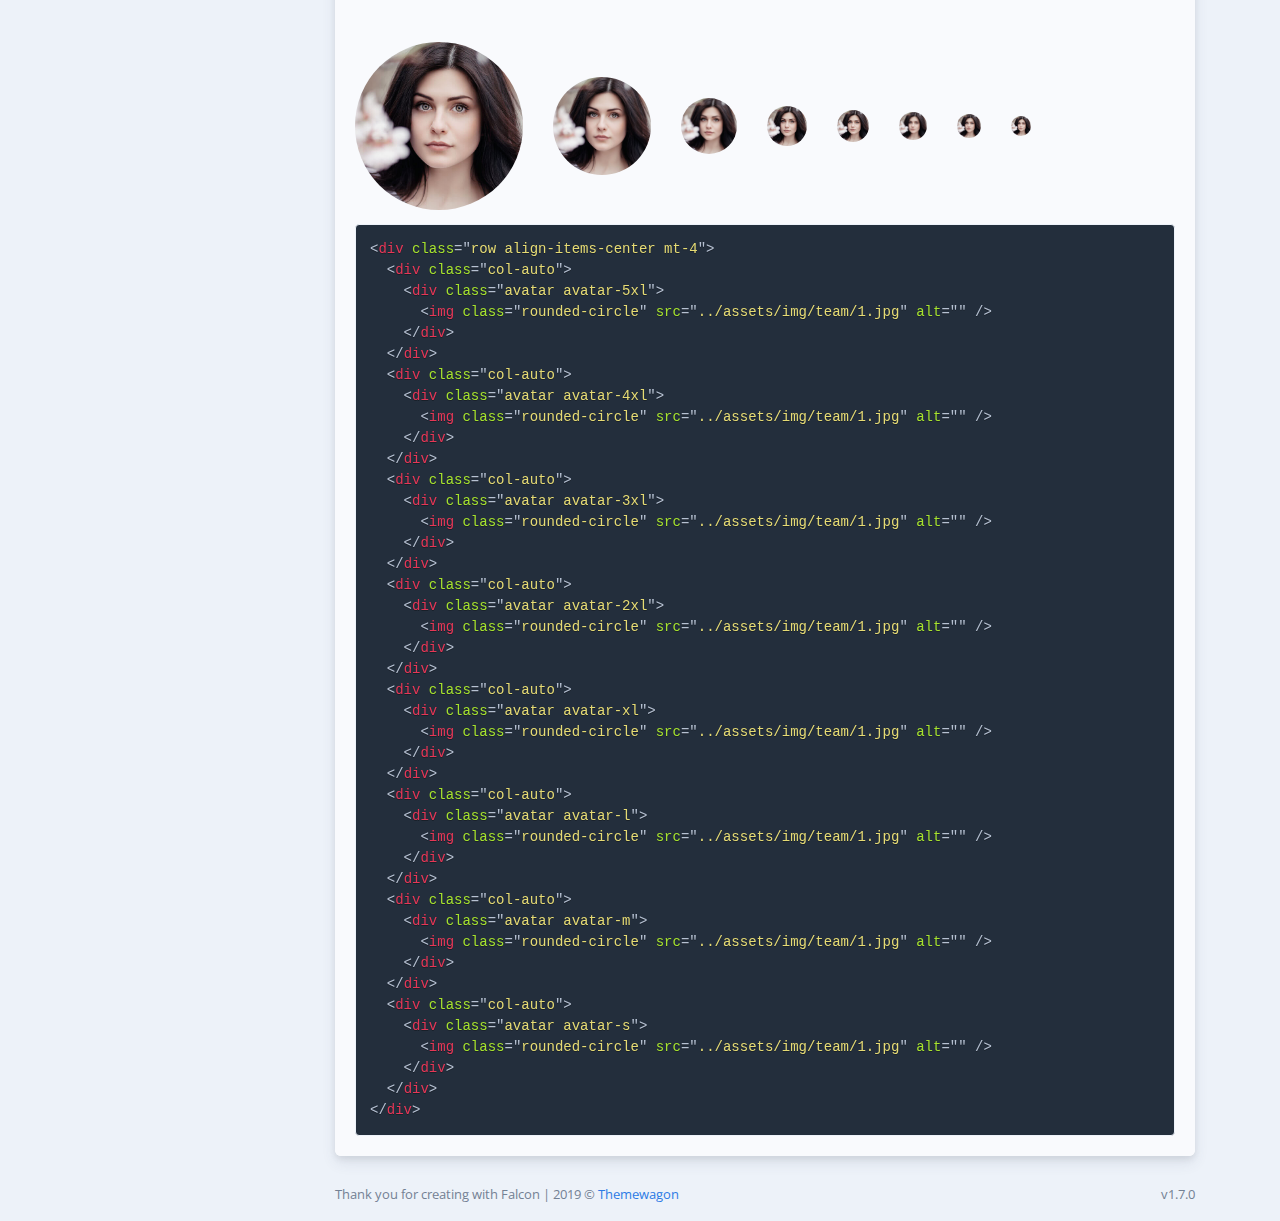
<file: components/avatar.html>
<!DOCTYPE html>
<html lang="en-US" dir="ltr">

  <head>
    <meta charset="utf-8">
    <meta http-equiv="X-UA-Compatible" content="IE=edge">
    <meta name="viewport" content="width=device-width, initial-scale=1">


    <!-- ===============================================-->
    <!--    Document Title-->
    <!-- ===============================================-->
    <title>Falcon | Dashboard &amp; WebApp Template</title>


    <!-- ===============================================-->
    <!--    Favicons-->
    <!-- ===============================================-->
    <link rel="apple-touch-icon" sizes="180x180" href="../assets/img/favicons/apple-touch-icon.png">
    <link rel="icon" type="image/png" sizes="32x32" href="../assets/img/favicons/favicon-32x32.png">
    <link rel="icon" type="image/png" sizes="16x16" href="../assets/img/favicons/favicon-16x16.png">
    <link rel="shortcut icon" type="image/x-icon" href="../assets/img/favicons/favicon.ico">
    <link rel="manifest" href="../assets/img/favicons/manifest.json">
    <meta name="msapplication-TileImage" content="../assets/img/favicons/mstile-150x150.png">
    <meta name="theme-color" content="#ffffff">


    <!-- ===============================================-->
    <!--    Stylesheets-->
    <!-- ===============================================-->
    <link href="https://fonts.googleapis.com/css?family=Open+Sans:300,400,500,600,700%7cPoppins:100,200,300,400,500,600,700,800,900" rel="stylesheet">
    <link href="../assets/lib/prismjs/prism-okaidia.css" rel="stylesheet">
    <link href="../assets/css/theme.css" rel="stylesheet">

  </head>


  <body>

    <!-- ===============================================-->
    <!--    Main Content-->
    <!-- ===============================================-->
    <main class="main" id="top">


      <div class="container">
        <nav class="navbar navbar-vertical navbar-expand-xl navbar-light navbar-glass"><a class="navbar-brand text-left" href="../index.html">
            <div class="d-flex align-items-center py-3"><img class="mr-2" src="../assets/img/illustrations/falcon.png" alt="" width="40" /><span class="text-sans-serif">falcon</span>
            </div>
          </a>
          <div class="collapse navbar-collapse" id="navbarVerticalCollapse">
            <ul class="navbar-nav flex-column">
              <li class="nav-item"><a class="nav-link dropdown-indicator" href="#home" data-toggle="collapse" role="button" aria-expanded="false" aria-controls="home">
                  <div class="d-flex align-items-center"><span class="nav-link-icon"><span class="fas fa-chart-pie"></span></span><span>Home</span>
                  </div>
                </a>
                <ul class="nav collapse" id="home" data-parent="#navbarVerticalCollapse">
                  <li class="nav-item"><a class="nav-link" href="../index.html">Dashboard</a>
                  </li>
                  <li class="nav-item"><a class="nav-link" href="../home/feed.html">Feed</a>
                  </li>
                  <li class="nav-item"><a class="nav-link" href="../home/landing.html">Landing</a>
                  </li>
                </ul>
              </li>
              <li class="nav-item"><a class="nav-link dropdown-indicator" href="#pages" data-toggle="collapse" role="button" aria-expanded="false" aria-controls="pages">
                  <div class="d-flex align-items-center"><span class="nav-link-icon"><span class="fas fa-copy"></span></span><span>Pages</span>
                  </div>
                </a>
                <ul class="nav collapse" id="pages" data-parent="#navbarVerticalCollapse">
                  <li class="nav-item"><a class="nav-link" href="../pages/activity.html">Activity</a>
                  </li>
                  <li class="nav-item"><a class="nav-link" href="../pages/associations.html">Associations</a>
                  </li>
                  <li class="nav-item"><a class="nav-link" href="../pages/billing.html">Billing</a>
                  </li>
                  <li class="nav-item"><a class="nav-link" href="../pages/customer-details.html">Customer details</a>
                  </li>
                  <li class="nav-item"><a class="nav-link" href="../pages/event-detail.html">Event detail</a>
                  </li>
                  <li class="nav-item"><a class="nav-link" href="../pages/event-create.html">Event create</a>
                  </li>
                  <li class="nav-item"><a class="nav-link" href="../pages/events.html">Events</a>
                  </li>
                  <li class="nav-item"><a class="nav-link" href="../pages/faq.html">Faq</a>
                  </li>
                  <li class="nav-item"><a class="nav-link" href="../pages/invoice.html">Invoice</a>
                  </li>
                  <li class="nav-item"><a class="nav-link" href="../pages/invite-people.html">Invite people</a>
                  </li>
                  <li class="nav-item"><a class="nav-link" href="../pages/notifications.html">Notifications</a>
                  </li>
                  <li class="nav-item"><a class="nav-link" href="../pages/people.html">People</a>
                  </li>
                  <li class="nav-item"><a class="nav-link" href="../pages/pricing.html">Pricing</a>
                  </li>
                  <li class="nav-item"><a class="nav-link" href="../pages/pricing-alt.html">Pricing alt</a>
                  </li>
                  <li class="nav-item"><a class="nav-link" href="../pages/profile.html">Profile</a>
                  </li>
                  <li class="nav-item"><a class="nav-link" href="../pages/settings.html">Settings</a>
                  </li>
                  <li class="nav-item"><a class="nav-link" href="../pages/starter.html">Starter</a>
                  </li>
                  <li class="nav-item"><a class="nav-link dropdown-indicator" href="#pages-errors" data-toggle="collapse" role="button" aria-expanded="false" aria-controls="pages-errors">Errors</a>
                    <ul class="nav collapse" id="pages-errors">
                      <li class="nav-item"><a class="nav-link" href="../pages/errors/404.html">404</a>
                      </li>
                      <li class="nav-item"><a class="nav-link" href="../pages/errors/500.html">500</a>
                      </li>
                    </ul>
                  </li>
                </ul>
              </li>
              <li class="nav-item"><a class="nav-link" href="../chat.html">
                  <div class="d-flex align-items-center"><span class="nav-link-icon"><span class="fas fa-comments"></span></span><span>Chat</span><span class="badge badge-pill ml-2 badge-soft-success">new</span>
                  </div>
                </a></li>
              <li class="nav-item"><a class="nav-link dropdown-indicator" href="#email" data-toggle="collapse" role="button" aria-expanded="false" aria-controls="email">
                  <div class="d-flex align-items-center"><span class="nav-link-icon"><span class="fas fa-envelope-open"></span></span><span>Email</span><span class="badge badge-pill ml-2 badge-soft-success"></span>
                  </div>
                </a>
                <ul class="nav collapse" id="email" data-parent="#navbarVerticalCollapse">
                  <li class="nav-item"><a class="nav-link" href="../email/inbox.html">Inbox</a>
                  </li>
                  <li class="nav-item"><a class="nav-link" href="../email/email-detail.html">Email detail</a>
                  </li>
                  <li class="nav-item"><a class="nav-link" href="../email/compose.html">Compose</a>
                  </li>
                </ul>
              </li>
              <li class="nav-item"><a class="nav-link dropdown-indicator" href="#authentication" data-toggle="collapse" role="button" aria-expanded="false" aria-controls="authentication">
                  <div class="d-flex align-items-center"><span class="nav-link-icon"><span class="fas fa-unlock-alt"></span></span><span>Authentication</span>
                  </div>
                </a>
                <ul class="nav collapse" id="authentication" data-parent="#navbarVerticalCollapse">
                  <li class="nav-item"><a class="nav-link" href="../authentication/log-in.html">Log in</a>
                  </li>
                  <li class="nav-item"><a class="nav-link" href="../authentication/log-out.html">Log out</a>
                  </li>
                  <li class="nav-item"><a class="nav-link" href="../authentication/register.html">Register</a>
                  </li>
                  <li class="nav-item"><a class="nav-link" href="../authentication/forget-password.html">Forget password</a>
                  </li>
                  <li class="nav-item"><a class="nav-link" href="../authentication/password-reset.html">Password reset</a>
                  </li>
                  <li class="nav-item"><a class="nav-link" href="../authentication/confirm-mail.html">Confirm mail</a>
                  </li>
                  <li class="nav-item"><a class="nav-link" href="../authentication/lock-screen.html">Lock screen</a>
                  </li>
                </ul>
              </li>
              <li class="nav-item"><a class="nav-link dropdown-indicator" href="#e-commerce" data-toggle="collapse" role="button" aria-expanded="false" aria-controls="e-commerce">
                  <div class="d-flex align-items-center"><span class="nav-link-icon"><span class="fas fa-cart-plus"></span></span><span>E commerce</span>
                  </div>
                </a>
                <ul class="nav collapse" id="e-commerce" data-parent="#navbarVerticalCollapse">
                  <li class="nav-item"><a class="nav-link" href="../e-commerce/product-list.html">Product list</a>
                  </li>
                  <li class="nav-item"><a class="nav-link" href="../e-commerce/product-grid.html">Product grid</a>
                  </li>
                  <li class="nav-item"><a class="nav-link" href="../e-commerce/product-details.html">Product details</a>
                  </li>
                  <li class="nav-item"><a class="nav-link" href="../e-commerce/orders.html">Orders</a>
                  </li>
                  <li class="nav-item"><a class="nav-link" href="../e-commerce/order-details.html">Order details</a>
                  </li>
                  <li class="nav-item"><a class="nav-link" href="../e-commerce/customers.html">Customers</a>
                  </li>
                  <li class="nav-item"><a class="nav-link" href="../e-commerce/shopping-cart.html">Shopping cart</a>
                  </li>
                  <li class="nav-item"><a class="nav-link" href="../e-commerce/billing.html">Billing</a>
                  </li>
                  <li class="nav-item"><a class="nav-link" href="../e-commerce/checkout.html">Checkout</a>
                  </li>
                </ul>
              </li>
            </ul>
            <hr class="border-300 my-2" />
            <ul class="navbar-nav flex-column">
              <li class="nav-item"><a class="nav-link dropdown-indicator" href="#layouts" data-toggle="collapse" role="button" aria-expanded="false" aria-controls="layouts">
                  <div class="d-flex align-items-center"><span class="nav-link-icon"><span class="fas fa-qrcode"></span></span><span>Layouts</span>
                  </div>
                </a>
                <ul class="nav collapse" id="layouts" data-parent="#navbarVerticalCollapse">
                  <li class="nav-item"><a class="nav-link" href="../layouts/standard.html">Standard</a>
                  </li>
                  <li class="nav-item"><a class="nav-link" href="../layouts/fluid.html">Fluid</a>
                  </li>
                  <li class="nav-item"><a class="nav-link" href="../layouts/RTL.html">RTL</a>
                  </li>
                </ul>
              </li>
              <li class="nav-item"><a class="nav-link dropdown-indicator" href="#components" data-toggle="collapse" role="button" aria-expanded="true" aria-controls="components">
                  <div class="d-flex align-items-center"><span class="nav-link-icon"><span class="fas fa-puzzle-piece"></span></span><span>Components</span>
                  </div>
                </a>
                <ul class="nav collapse show" id="components" data-parent="#navbarVerticalCollapse">
                  <li class="nav-item"><a class="nav-link" href="../components/alerts.html">Alerts</a>
                  </li>
                  <li class="nav-item active"><a class="nav-link" href="../components/avatar.html">Avatar</a>
                  </li>
                  <li class="nav-item"><a class="nav-link" href="../components/background.html">Background</a>
                  </li>
                  <li class="nav-item"><a class="nav-link" href="../components/badges.html">Badges</a>
                  </li>
                  <li class="nav-item"><a class="nav-link" href="../components/breadcrumb.html">Breadcrumb</a>
                  </li>
                  <li class="nav-item"><a class="nav-link" href="../components/bulk-select.html">Bulk select</a>
                  </li>
                  <li class="nav-item"><a class="nav-link" href="../components/buttons.html">Buttons</a>
                  </li>
                  <li class="nav-item"><a class="nav-link" href="../components/cards.html">Cards</a>
                  </li>
                  <li class="nav-item"><a class="nav-link" href="../components/carousel.html">Carousel</a>
                  </li>
                  <li class="nav-item"><a class="nav-link" href="../components/collapse.html">Collapse</a>
                  </li>
                  <li class="nav-item"><a class="nav-link" href="../components/countup.html">Countup</a>
                  </li>
                  <li class="nav-item"><a class="nav-link" href="../components/dropdowns.html">Dropdowns</a>
                  </li>
                  <li class="nav-item"><a class="nav-link" href="../components/fancyscroll.html">Fancyscroll</a>
                  </li>
                  <li class="nav-item"><a class="nav-link" href="../components/fancytab.html">Fancytab</a>
                  </li>
                  <li class="nav-item"><a class="nav-link" href="../components/forms.html">Forms</a>
                  </li>
                  <li class="nav-item"><a class="nav-link" href="../components/hoverbox.html">Hoverbox</a>
                  </li>
                  <li class="nav-item"><a class="nav-link" href="../components/list-group.html">List group</a>
                  </li>
                  <li class="nav-item"><a class="nav-link" href="../components/modals.html">Modals</a>
                  </li>
                  <li class="nav-item"><a class="nav-link" href="../components/media-object.html">Media object</a>
                  </li>
                  <li class="nav-item"><a class="nav-link" href="../components/navs.html">Navs</a>
                  </li>
                  <li class="nav-item"><a class="nav-link" href="../components/navbar.html">Navbar</a>
                  </li>
                  <li class="nav-item"><a class="nav-link" href="../components/page-headers.html">Page headers</a>
                  </li>
                  <li class="nav-item"><a class="nav-link" href="../components/pagination.html">Pagination</a>
                  </li>
                  <li class="nav-item"><a class="nav-link" href="../components/popovers.html">Popovers</a>
                  </li>
                  <li class="nav-item"><a class="nav-link" href="../components/progress.html">Progress</a>
                  </li>
                  <li class="nav-item"><a class="nav-link" href="../components/scrollspy.html">Scrollspy</a>
                  </li>
                  <li class="nav-item"><a class="nav-link" href="../components/spinners.html">Spinners</a>
                  </li>
                  <li class="nav-item"><a class="nav-link" href="../components/tables.html">Tables</a>
                  </li>
                  <li class="nav-item"><a class="nav-link" href="../components/tabs.html">Tabs</a>
                  </li>
                  <li class="nav-item"><a class="nav-link" href="../components/toasts.html">Toasts</a>
                  </li>
                  <li class="nav-item"><a class="nav-link" href="../components/tooltips.html">Tooltips</a>
                  </li>
                </ul>
              </li>
              <li class="nav-item"><a class="nav-link dropdown-indicator" href="#utilities" data-toggle="collapse" role="button" aria-expanded="false" aria-controls="utilities">
                  <div class="d-flex align-items-center"><span class="nav-link-icon"><span class="fab fa-hotjar"></span></span><span>Utilities</span>
                  </div>
                </a>
                <ul class="nav collapse" id="utilities" data-parent="#navbarVerticalCollapse">
                  <li class="nav-item"><a class="nav-link" href="../utilities/borders.html">Borders</a>
                  </li>
                  <li class="nav-item"><a class="nav-link" href="../utilities/clearfix.html">Clearfix</a>
                  </li>
                  <li class="nav-item"><a class="nav-link" href="../utilities/close-icon.html">Close icon</a>
                  </li>
                  <li class="nav-item"><a class="nav-link" href="../utilities/colors.html">Colors</a>
                  </li>
                  <li class="nav-item"><a class="nav-link" href="../utilities/display.html">Display</a>
                  </li>
                  <li class="nav-item"><a class="nav-link" href="../utilities/embed.html">Embed</a>
                  </li>
                  <li class="nav-item"><a class="nav-link" href="../utilities/figures.html">Figures</a>
                  </li>
                  <li class="nav-item"><a class="nav-link" href="../utilities/flex.html">Flex</a>
                  </li>
                  <li class="nav-item"><a class="nav-link" href="../utilities/grid.html">Grid</a>
                  </li>
                  <li class="nav-item"><a class="nav-link" href="../utilities/sizing.html">Sizing</a>
                  </li>
                  <li class="nav-item"><a class="nav-link" href="../utilities/spacing.html">Spacing</a>
                  </li>
                  <li class="nav-item"><a class="nav-link" href="../utilities/stretched-link.html">Stretched link</a>
                  </li>
                  <li class="nav-item"><a class="nav-link" href="../utilities/typography.html">Typography</a>
                  </li>
                  <li class="nav-item"><a class="nav-link" href="../utilities/vertical-align.html">Vertical align</a>
                  </li>
                  <li class="nav-item"><a class="nav-link" href="../utilities/visibility.html">Visibility</a>
                  </li>
                </ul>
              </li>
              <li class="nav-item"><a class="nav-link dropdown-indicator" href="#plugins" data-toggle="collapse" role="button" aria-expanded="false" aria-controls="plugins">
                  <div class="d-flex align-items-center"><span class="nav-link-icon"><span class="fas fa-plug"></span></span><span>Plugins</span>
                  </div>
                </a>
                <ul class="nav collapse" id="plugins" data-parent="#navbarVerticalCollapse">
                  <li class="nav-item"><a class="nav-link" href="../plugins/accordion.html">Accordion</a>
                  </li>
                  <li class="nav-item"><a class="nav-link" href="../plugins/charts.html">Charts</a>
                  </li>
                  <li class="nav-item"><a class="nav-link" href="../plugins/countdown.html">Countdown</a>
                  </li>
                  <li class="nav-item"><a class="nav-link" href="../plugins/data-table.html">Data table</a>
                  </li>
                  <li class="nav-item"><a class="nav-link" href="../plugins/date-picker.html">Date picker</a>
                  </li>
                  <li class="nav-item"><a class="nav-link" href="../plugins/emojionearea.html">Emojionearea</a>
                  </li>
                  <li class="nav-item"><a class="nav-link" href="../plugins/fancybox.html">Fancybox</a>
                  </li>
                  <li class="nav-item"><a class="nav-link" href="../plugins/fontawesome.html">Fontawesome</a>
                  </li>
                  <li class="nav-item"><a class="nav-link" href="../plugins/google-map.html">Google map</a>
                  </li>
                  <li class="nav-item"><a class="nav-link" href="../plugins/inline-player.html">Inline player</a>
                  </li>
                  <li class="nav-item"><a class="nav-link" href="../plugins/jqvmap.html">Jqvmap</a>
                  </li>
                  <li class="nav-item"><a class="nav-link" href="../plugins/lightbox.html">Lightbox</a>
                  </li>
                  <li class="nav-item"><a class="nav-link" href="../plugins/notifications.html">Notifications</a>
                  </li>
                  <li class="nav-item"><a class="nav-link" href="../plugins/owl-carousel.html">Owl carousel</a>
                  </li>
                  <li class="nav-item"><a class="nav-link" href="../plugins/progressbar.html">Progressbar</a>
                  </li>
                  <li class="nav-item"><a class="nav-link" href="../plugins/raty.html">Raty</a>
                  </li>
                  <li class="nav-item"><a class="nav-link" href="../plugins/remodal.html">Remodal</a>
                  </li>
                  <li class="nav-item"><a class="nav-link" href="../plugins/select2.html">Select2</a>
                  </li>
                  <li class="nav-item"><a class="nav-link" href="../plugins/smooth-scrollbar.html">Smooth scrollbar</a>
                  </li>
                  <li class="nav-item"><a class="nav-link" href="../plugins/tinymce.html">Tinymce</a>
                  </li>
                  <li class="nav-item"><a class="nav-link" href="../plugins/typed-text.html">Typed text</a>
                  </li>
                </ul>
              </li>
            </ul>
            <hr class="border-300 my-2" />
            <ul class="navbar-nav flex-column">
              <li class="nav-item"><a class="nav-link dropdown-indicator" href="#documentation" data-toggle="collapse" role="button" aria-expanded="false" aria-controls="documentation">
                  <div class="d-flex align-items-center"><span class="nav-link-icon"><span class="fas fa-book"></span></span><span>Documentation</span>
                  </div>
                </a>
                <ul class="nav collapse" id="documentation" data-parent="#navbarVerticalCollapse">
                  <li class="nav-item"><a class="nav-link" href="../documentation/getting-started.html">Getting started</a>
                  </li>
                  <li class="nav-item"><a class="nav-link" href="../documentation/file-structure.html">File structure</a>
                  </li>
                  <li class="nav-item"><a class="nav-link" href="../documentation/customization.html">Customization</a>
                  </li>
                  <li class="nav-item"><a class="nav-link" href="../documentation/fluid-layout.html">Fluid layout</a>
                  </li>
                  <li class="nav-item"><a class="nav-link" href="../documentation/gulp.html">Gulp</a>
                  </li>
                  <li class="nav-item"><a class="nav-link" href="../documentation/RTL.html">RTL</a>
                  </li>
                  <li class="nav-item"><a class="nav-link" href="../documentation/plugins.html">Plugins</a>
                  </li>
                </ul>
              </li>
              <li class="nav-item"><a class="nav-link" href="../changelog.html">
                  <div class="d-flex align-items-center"><span class="nav-link-icon"><span class="fas fa-code-branch"></span></span><span>Changelog</span><span class="badge badge-pill ml-2 badge-soft-primary">v1.7.0</span>
                  </div>
                </a></li>
            </ul><a class="btn btn-primary btn-sm m-3" href="https://themewagon.com/themes/falcon/" target="_blank">Purchase</a>
          </div>
        </nav>
        <div class="content">
          <nav class="navbar navbar-light navbar-glass fs--1 font-weight-semi-bold row navbar-top sticky-kit navbar-expand">
            <button class="navbar-toggler collapsed" type="button" data-toggle="collapse" data-target="#navbarVerticalCollapse" aria-controls="navbarVerticalCollapse" aria-expanded="false" aria-label="Toggle navigation"><span class="navbar-toggler-icon"></span></button><a class="navbar-brand text-left ml-3" href="../index.html">
              <div class="d-flex align-items-center"><img class="mr-2" src="../assets/img/illustrations/falcon.png" alt="" width="40" /><span class="text-sans-serif">falcon</span>
              </div>
            </a>
            <div class="collapse navbar-collapse" id="navbarNavDropdown1">
              <ul class="navbar-nav align-items-center d-none d-lg-block">
                <li class="nav-item">
                  <form class="form-inline search-box">
                    <input class="form-control rounded-pill search-input" type="search" placeholder="Search..." aria-label="Search" /><span class="position-absolute fas fa-search text-400 search-box-icon"></span>
                  </form>
                </li>
              </ul>
              <ul class="navbar-nav align-items-center ml-auto">
                <li class="nav-item dropdown"><a class="nav-link px-0" href="../e-commerce/shopping-cart.html"><span class="fas fa-cart-plus fs-4" data-fa-transform="shrink-7"></span></a></li>
                <li class="nav-item dropdown"><a class="nav-link unread-indicator px-0" id="navbarDropdownNotification" href="#" role="button" data-toggle="dropdown" aria-haspopup="true" aria-expanded="false"><span class="fas fa-bell fs-4" data-fa-transform="shrink-6"></span></a>
                  <div class="dropdown-menu dropdown-menu-right dropdown-menu-card" aria-labelledby="navbarDropdownNotification">
                    <div class="card card-notification shadow-none" style="max-width: 20rem">
                      <div class="card-header">
                        <div class="row justify-content-between align-items-center">
                          <div class="col-auto">
                            <h6 class="card-header-title mb-0">Notifications</h6>
                          </div>
                          <div class="col-auto"><a class="card-link font-weight-normal" href="#">Mark all as read</a></div>
                        </div>
                      </div>
                      <div class="list-group list-group-flush font-weight-normal fs--1">
                        <div class="list-group-title">NEW</div>
                        <div class="list-group-item">
                          <a class="notification notification-flush bg-200" href="#!">
                            <div class="notification-avatar">
                              <div class="avatar avatar-2xl mr-3">
                                <img class="rounded-circle" src="../assets/img/team/1.jpg" alt="" />

                              </div>
                            </div>
                            <div class="notification-body">
                              <p class="mb-1"><strong>Emma Watson</strong> replied to your comment : "Hello world 😍"</p>
                              <span class="notification-time"><span class="mr-1" role="img" aria-label="Emoji">💬</span>Just now</span>

                            </div>
                          </a>

                        </div>
                        <div class="list-group-item">
                          <a class="notification notification-flush bg-200" href="#!">
                            <div class="notification-avatar">
                              <div class="avatar avatar-2xl mr-3">
                                <div class="avatar-name rounded-circle"><span>AB</span></div>
                              </div>
                            </div>
                            <div class="notification-body">
                              <p class="mb-1"><strong>Albert Brooks</strong> reacted to <strong>Mia Khalifa's</strong> status</p>
                              <span class="notification-time"><span class="mr-1 fab fa-gratipay text-danger"></span>9hr</span>

                            </div>
                          </a>

                        </div>
                        <div class="list-group-title">EARLIER</div>
                        <div class="list-group-item">
                          <a class="notification notification-flush" href="#!">
                            <div class="notification-avatar">
                              <div class="avatar avatar-2xl mr-3">
                                <img class="rounded-circle" src="../assets/img/icons/weather.jpg" alt="" />

                              </div>
                            </div>
                            <div class="notification-body">
                              <p class="mb-1">The forecast today shows a low of 20&#8451; in California. See today's weather.</p>
                              <span class="notification-time"><span class="mr-1" role="img" aria-label="Emoji">🌤️</span>1d</span>

                            </div>
                          </a>

                        </div>
                      </div>
                      <div class="card-footer text-center border-top-0"><a class="card-link d-block" href="../pages/notifications.html">View all</a></div>
                    </div>
                  </div>
                </li>
                <li class="nav-item dropdown"><a class="nav-link pr-0" id="navbarDropdownUser" href="#" role="button" data-toggle="dropdown" aria-haspopup="true" aria-expanded="false">
                    <div class="avatar avatar-xl">
                      <img class="rounded-circle" src="../assets/img/team/3.jpg" alt="" />

                    </div>
                  </a>
                  <div class="dropdown-menu dropdown-menu-right py-0" aria-labelledby="navbarDropdownUser">
                    <div class="bg-white rounded-soft py-2">
                      <a class="dropdown-item font-weight-bold text-warning" href="#!"><span class="fas fa-crown mr-1"></span><span>Go Pro</span></a>

                      <div class="dropdown-divider"></div>
                      <a class="dropdown-item" href="#!">Set status</a>
                      <a class="dropdown-item" href="../pages/profile.html">Profile &amp; account</a>
                      <a class="dropdown-item" href="#!">Feedback</a>

                      <div class="dropdown-divider"></div>
                      <a class="dropdown-item" href="../pages/settings.html">Settings</a>
                      <a class="dropdown-item" href="../authentication/log-out.html">Logout</a>
                    </div>
                  </div>
                </li>
              </ul>
            </div>
          </nav>
          <div class="card mb-3">
            <div class="bg-holder d-none d-lg-block bg-card" style="background-image:url(../assets/img/illustrations/corner-4.png);">
            </div>
            <!--/.bg-holder-->

            <div class="card-body">
              <div class="row">
                <div class="col-lg-8">
                  <h3 class="mb-0">Avatar</h3>
                  <p class="mt-2 mb-0">Use avater of different shapes and sizes with a single component.</p>
                </div>
              </div>
            </div>
          </div>
          <div class="row no-gutters">
            <div class="col-md-4 pr-md-2">
              <div class="card mb-3">
                <div class="card-header">
                  <h5 class="mb-0">Circular</h5>
                </div>
                <div class="card-body bg-light">
                  <div class="row">
                    <div class="col-12">
                      <div class="avatar avatar-4xl">
                        <img class="rounded-circle" src="../assets/img/team/1.jpg" alt="" />

                      </div>
                    </div>
                    <div class="col-12">
                      <pre class="rounded mt-2"><code class="language-html">&lt;div class=&quot;avatar avatar-4xl&quot;&gt;
  &lt;img class=&quot;rounded-circle&quot; src=&quot;../assets/img/team/1.jpg&quot; alt=&quot;&quot; /&gt;
&lt;/div&gt;</code></pre>
                    </div>
                  </div>
                </div>
              </div>
            </div>
            <div class="col-md-4 px-md-2">
              <div class="card mb-3">
                <div class="card-header">
                  <h5 class="mb-0">Square</h5>
                </div>
                <div class="card-body bg-light">
                  <div class="row">
                    <div class="col-12">
                      <div class="avatar avatar-4xl">
                        <img src="../assets/img/team/2.jpg" alt="">

                      </div>
                    </div>
                    <div class="col-12">
                      <pre class="rounded mt-2"><code class="language-html">&lt;div class=&quot;avatar avatar-4xl&quot;&gt;
  &lt;img src=&quot;../assets/img/team/2.jpg&quot; alt=&quot;&quot;&gt;
&lt;/div&gt;</code></pre>
                    </div>
                  </div>
                </div>
              </div>
            </div>
            <div class="col-md-4 pl-md-2">
              <div class="card mb-3">
                <div class="card-header">
                  <h5 class="mb-0">Soft</h5>
                </div>
                <div class="card-body bg-light">
                  <div class="row">
                    <div class="col-12">
                      <div class="avatar avatar-4xl">
                        <img class="rounded-soft" src="../assets/img/team/3.jpg" alt="" />

                      </div>
                    </div>
                    <div class="col-12">
                      <pre class="rounded mt-2"><code class="language-html">&lt;div class=&quot;avatar avatar-4xl&quot;&gt;
  &lt;img class=&quot;rounded-soft&quot; src=&quot;../assets/img/team/3.jpg&quot; alt=&quot;&quot; /&gt;
&lt;/div&gt;</code></pre>
                    </div>
                  </div>
                </div>
              </div>
            </div>
            <div class="col-md-4 pr-md-2">
              <div class="card mb-3">
                <div class="card-header">
                  <h5 class="mb-0">Content</h5>
                </div>
                <div class="card-body bg-light">
                  <div class="row">
                    <div class="col-12">
                      <div class="avatar avatar-4xl">
                        <div class="avatar-name rounded-circle"><span>12+</span></div>
                      </div>
                    </div>
                    <div class="col-12">
                      <pre class="rounded mt-2"><code class="language-html">&lt;div class=&quot;avatar avatar-4xl&quot;&gt;
  &lt;div class=&quot;avatar-name rounded-circle&quot;&gt;&lt;span&gt;12+&lt;/span&gt;&lt;/div&gt;
&lt;/div&gt;</code></pre>
                    </div>
                  </div>
                </div>
              </div>
            </div>
            <div class="col-md-4 px-md-2">
              <div class="card mb-3">
                <div class="card-header">
                  <h5 class="mb-0">Name</h5>
                </div>
                <div class="card-body bg-light">
                  <div class="row">
                    <div class="col-12">
                      <div class="avatar avatar-4xl">
                        <div class="avatar-name rounded-circle"><span>EW</span></div>
                      </div>
                    </div>
                    <div class="col-12">
                      <pre class="rounded mt-2"><code class="language-html">&lt;div class=&quot;avatar avatar-4xl&quot;&gt;
  &lt;div class=&quot;avatar-name rounded-circle&quot;&gt;&lt;span&gt;EW&lt;/span&gt;&lt;/div&gt;
&lt;/div&gt;</code></pre>
                    </div>
                  </div>
                </div>
              </div>
            </div>
            <div class="col-md-4 pl-md-2">
              <div class="card mb-3">
                <div class="card-header">
                  <h5 class="mb-0">Emoji</h5>
                </div>
                <div class="card-body bg-light">
                  <div class="row">
                    <div class="col-12">
                      <div class="avatar avatar-4xl">
                        <div class="avatar-emoji rounded-circle"><span role="img" aria-label="Emoji">🎁</span></div>
                      </div>
                    </div>
                    <div class="col-12">
                      <pre class="rounded mt-2"><code class="language-html">&lt;div class=&quot;avatar avatar-4xl&quot;&gt;
  &lt;div class=&quot;avatar-emoji rounded-circle&quot;&gt;&lt;span role=&quot;img&quot; aria-label=&quot;Emoji&quot;&gt;🎁&lt;/span&gt;&lt;/div&gt;
&lt;/div&gt;</code></pre>
                    </div>
                  </div>
                </div>
              </div>
            </div>
          </div>
          <div class="card mb-3">
            <div class="card-header">
              <h5 class="mb-0">Status</h5>
            </div>
            <div class="card-body bg-light">
              <div class="row">
                <div class="col-12">
                  <div class="row align-items-center">
                    <div class="col-auto">
                      <div class="avatar avatar-4xl status-online">
                        <img class="rounded-circle" src="../assets/img/team/1.jpg" alt="" />

                      </div>
                    </div>
                    <div class="col-auto">
                      <div class="avatar avatar-4xl status-offline">
                        <img class="rounded-circle" src="../assets/img/team/1.jpg" alt="" />

                      </div>
                    </div>
                    <div class="col-auto">
                      <div class="avatar avatar-4xl status-away">
                        <img class="rounded-circle" src="../assets/img/team/1.jpg" alt="" />

                      </div>
                    </div>
                    <div class="col-auto">
                      <div class="avatar avatar-4xl status-do-not-disturb">
                        <img class="rounded-circle" src="../assets/img/team/1.jpg" alt="" />

                      </div>
                    </div>
                  </div>
                </div>
                <div class="col-12">
                  <pre class="rounded mt-2"><code class="language-html">&lt;div class=&quot;row align-items-center&quot;&gt;
  &lt;div class=&quot;col-auto&quot;&gt;
    &lt;div class=&quot;avatar avatar-4xl status-online&quot;&gt;
      &lt;img class=&quot;rounded-circle&quot; src=&quot;../assets/img/team/1.jpg&quot; alt=&quot;&quot; /&gt;
    &lt;/div&gt;
  &lt;/div&gt;
  &lt;div class=&quot;col-auto&quot;&gt;
    &lt;div class=&quot;avatar avatar-4xl status-offline&quot;&gt;
      &lt;img class=&quot;rounded-circle&quot; src=&quot;../assets/img/team/1.jpg&quot; alt=&quot;&quot; /&gt;
    &lt;/div&gt;
  &lt;/div&gt;
  &lt;div class=&quot;col-auto&quot;&gt;
    &lt;div class=&quot;avatar avatar-4xl status-away&quot;&gt;
      &lt;img class=&quot;rounded-circle&quot; src=&quot;../assets/img/team/1.jpg&quot; alt=&quot;&quot; /&gt;
    &lt;/div&gt;
  &lt;/div&gt;
  &lt;div class=&quot;col-auto&quot;&gt;
    &lt;div class=&quot;avatar avatar-4xl status-do-not-disturb&quot;&gt;
      &lt;img class=&quot;rounded-circle&quot; src=&quot;../assets/img/team/1.jpg&quot; alt=&quot;&quot; /&gt;
    &lt;/div&gt;
  &lt;/div&gt;
&lt;/div&gt;</code></pre>
                </div>
              </div>
            </div>
          </div>
          <div class="card mb-3">
            <div class="card-header">
              <h5 class="mb-0">Sizes</h5>
            </div>
            <div class="card-body bg-light">
              <div class="row">
                <div class="col-12">
                  <div class="row align-items-center mt-4">
                    <div class="col-auto">
                      <div class="avatar avatar-5xl">
                        <img class="rounded-circle" src="../assets/img/team/1.jpg" alt="" />

                      </div>
                    </div>
                    <div class="col-auto">
                      <div class="avatar avatar-4xl">
                        <img class="rounded-circle" src="../assets/img/team/1.jpg" alt="" />

                      </div>
                    </div>
                    <div class="col-auto">
                      <div class="avatar avatar-3xl">
                        <img class="rounded-circle" src="../assets/img/team/1.jpg" alt="" />

                      </div>
                    </div>
                    <div class="col-auto">
                      <div class="avatar avatar-2xl">
                        <img class="rounded-circle" src="../assets/img/team/1.jpg" alt="" />

                      </div>
                    </div>
                    <div class="col-auto">
                      <div class="avatar avatar-xl">
                        <img class="rounded-circle" src="../assets/img/team/1.jpg" alt="" />

                      </div>
                    </div>
                    <div class="col-auto">
                      <div class="avatar avatar-l">
                        <img class="rounded-circle" src="../assets/img/team/1.jpg" alt="" />

                      </div>
                    </div>
                    <div class="col-auto">
                      <div class="avatar avatar-m">
                        <img class="rounded-circle" src="../assets/img/team/1.jpg" alt="" />

                      </div>
                    </div>
                    <div class="col-auto">
                      <div class="avatar avatar-s">
                        <img class="rounded-circle" src="../assets/img/team/1.jpg" alt="" />

                      </div>
                    </div>
                  </div>
                </div>
                <div class="col-12">
                  <pre class="rounded mt-2"><code class="language-html">&lt;div class=&quot;row align-items-center mt-4&quot;&gt;
  &lt;div class=&quot;col-auto&quot;&gt;
    &lt;div class=&quot;avatar avatar-5xl&quot;&gt;
      &lt;img class=&quot;rounded-circle&quot; src=&quot;../assets/img/team/1.jpg&quot; alt=&quot;&quot; /&gt;
    &lt;/div&gt;
  &lt;/div&gt;
  &lt;div class=&quot;col-auto&quot;&gt;
    &lt;div class=&quot;avatar avatar-4xl&quot;&gt;
      &lt;img class=&quot;rounded-circle&quot; src=&quot;../assets/img/team/1.jpg&quot; alt=&quot;&quot; /&gt;
    &lt;/div&gt;
  &lt;/div&gt;
  &lt;div class=&quot;col-auto&quot;&gt;
    &lt;div class=&quot;avatar avatar-3xl&quot;&gt;
      &lt;img class=&quot;rounded-circle&quot; src=&quot;../assets/img/team/1.jpg&quot; alt=&quot;&quot; /&gt;
    &lt;/div&gt;
  &lt;/div&gt;
  &lt;div class=&quot;col-auto&quot;&gt;
    &lt;div class=&quot;avatar avatar-2xl&quot;&gt;
      &lt;img class=&quot;rounded-circle&quot; src=&quot;../assets/img/team/1.jpg&quot; alt=&quot;&quot; /&gt;
    &lt;/div&gt;
  &lt;/div&gt;
  &lt;div class=&quot;col-auto&quot;&gt;
    &lt;div class=&quot;avatar avatar-xl&quot;&gt;
      &lt;img class=&quot;rounded-circle&quot; src=&quot;../assets/img/team/1.jpg&quot; alt=&quot;&quot; /&gt;
    &lt;/div&gt;
  &lt;/div&gt;
  &lt;div class=&quot;col-auto&quot;&gt;
    &lt;div class=&quot;avatar avatar-l&quot;&gt;
      &lt;img class=&quot;rounded-circle&quot; src=&quot;../assets/img/team/1.jpg&quot; alt=&quot;&quot; /&gt;
    &lt;/div&gt;
  &lt;/div&gt;
  &lt;div class=&quot;col-auto&quot;&gt;
    &lt;div class=&quot;avatar avatar-m&quot;&gt;
      &lt;img class=&quot;rounded-circle&quot; src=&quot;../assets/img/team/1.jpg&quot; alt=&quot;&quot; /&gt;
    &lt;/div&gt;
  &lt;/div&gt;
  &lt;div class=&quot;col-auto&quot;&gt;
    &lt;div class=&quot;avatar avatar-s&quot;&gt;
      &lt;img class=&quot;rounded-circle&quot; src=&quot;../assets/img/team/1.jpg&quot; alt=&quot;&quot; /&gt;
    &lt;/div&gt;
  &lt;/div&gt;
&lt;/div&gt;</code></pre>
                </div>
              </div>
            </div>
          </div>
          <footer>
            <div class="row no-gutters justify-content-between fs--1 mt-4 mb-3">
              <div class="col-12 col-sm-auto text-center">
                <p class="mb-0 text-600">Thank you for creating with Falcon <span class="d-none d-sm-inline-block">| </span><br class="d-sm-none" /> 2019 &copy; <a href="https://themewagon.com">Themewagon</a></p>
              </div>
              <div class="col-12 col-sm-auto text-center">
                <p class="mb-0 text-600">v1.7.0</p>
              </div>
            </div>
          </footer>
        </div>
      </div>
    </main>
    <!-- ===============================================-->
    <!--    End of Main Content-->
    <!-- ===============================================-->




    <!-- ===============================================-->
    <!--    JavaScripts-->
    <!-- ===============================================-->
    <script src="../assets/js/jquery.min.js"></script>
    <script src="../assets/js/popper.min.js"></script>
    <script src="../assets/js/bootstrap.js"></script>
    <script src="../assets/lib/stickyfilljs/stickyfill.min.js"></script>
    <script src="../assets/lib/sticky-kit/sticky-kit.min.js"></script>
    <script src="../assets/lib/is_js/is.min.js"></script>
    <script src="../assets/lib/@fortawesome/all.min.js"></script>
    <script src="../assets/lib/prismjs/prism.js"></script>
    <script src="../assets/js/theme.js"></script>

  </body>

</html>
</file>
<file: assets/lib/remodal/remodal.css>
/*
 *  Remodal - v1.1.1
 *  Responsive, lightweight, fast, synchronized with CSS animations, fully customizable modal window plugin with declarative configuration and hash tracking.
 *  http://vodkabears.github.io/remodal/
 *
 *  Made by Ilya Makarov
 *  Under MIT License
 */

/* ==========================================================================
   Remodal's necessary styles
   ========================================================================== */

/* Hide scroll bar */

html.remodal-is-locked {
  overflow: hidden;

  -ms-touch-action: none;
  touch-action: none;
}

/* Anti FOUC */

.remodal,
[data-remodal-id] {
  display: none;
}

/* Necessary styles of the overlay */

.remodal-overlay {
  position: fixed;
  z-index: 9999;
  top: -5000px;
  right: -5000px;
  bottom: -5000px;
  left: -5000px;

  display: none;
}

/* Necessary styles of the wrapper */

.remodal-wrapper {
  position: fixed;
  z-index: 10000;
  top: 0;
  right: 0;
  bottom: 0;
  left: 0;

  display: none;
  overflow: auto;

  text-align: center;

  -webkit-overflow-scrolling: touch;
}

.remodal-wrapper:after {
  display: inline-block;

  height: 100%;
  margin-left: -0.05em;

  content: "";
}

/* Fix iPad, iPhone glitches */

.remodal-overlay,
.remodal-wrapper {
  -webkit-backface-visibility: hidden;
  backface-visibility: hidden;
}

/* Necessary styles of the modal dialog */

.remodal {
  position: relative;

  outline: none;

  -webkit-text-size-adjust: 100%;
  -ms-text-size-adjust: 100%;
  text-size-adjust: 100%;
}

.remodal-is-initialized {
  /* Disable Anti-FOUC */
  display: inline-block;
}
</file>
<file: assets/lib/remodal/remodal-default-theme.css>
/*
 *  Remodal - v1.1.1
 *  Responsive, lightweight, fast, synchronized with CSS animations, fully customizable modal window plugin with declarative configuration and hash tracking.
 *  http://vodkabears.github.io/remodal/
 *
 *  Made by Ilya Makarov
 *  Under MIT License
 */

/* ==========================================================================
   Remodal's default mobile first theme
   ========================================================================== */

/* Default theme styles for the background */

.remodal-bg.remodal-is-opening,
.remodal-bg.remodal-is-opened {
  -webkit-filter: blur(3px);
  filter: blur(3px);
}

/* Default theme styles of the overlay */

.remodal-overlay {
  background: rgba(43, 46, 56, 0.9);
}

.remodal-overlay.remodal-is-opening,
.remodal-overlay.remodal-is-closing {
  -webkit-animation-duration: 0.3s;
  animation-duration: 0.3s;
  -webkit-animation-fill-mode: forwards;
  animation-fill-mode: forwards;
}

.remodal-overlay.remodal-is-opening {
  -webkit-animation-name: remodal-overlay-opening-keyframes;
  animation-name: remodal-overlay-opening-keyframes;
}

.remodal-overlay.remodal-is-closing {
  -webkit-animation-name: remodal-overlay-closing-keyframes;
  animation-name: remodal-overlay-closing-keyframes;
}

/* Default theme styles of the wrapper */

.remodal-wrapper {
  padding: 10px 10px 0;
}

/* Default theme styles of the modal dialog */

.remodal {
  box-sizing: border-box;
  width: 100%;
  margin-bottom: 10px;
  padding: 35px;

  -webkit-transform: translate3d(0, 0, 0);
  transform: translate3d(0, 0, 0);

  color: #2b2e38;
  background: #fff;
}

.remodal.remodal-is-opening,
.remodal.remodal-is-closing {
  -webkit-animation-duration: 0.3s;
  animation-duration: 0.3s;
  -webkit-animation-fill-mode: forwards;
  animation-fill-mode: forwards;
}

.remodal.remodal-is-opening {
  -webkit-animation-name: remodal-opening-keyframes;
  animation-name: remodal-opening-keyframes;
}

.remodal.remodal-is-closing {
  -webkit-animation-name: remodal-closing-keyframes;
  animation-name: remodal-closing-keyframes;
}

/* Vertical align of the modal dialog */

.remodal,
.remodal-wrapper:after {
  vertical-align: middle;
}

/* Close button */

.remodal-close {
  position: absolute;
  top: 0;
  left: 0;

  display: block;
  overflow: visible;

  width: 35px;
  height: 35px;
  margin: 0;
  padding: 0;

  cursor: pointer;
  -webkit-transition: color 0.2s;
  transition: color 0.2s;
  text-decoration: none;

  color: #95979c;
  border: 0;
  outline: 0;
  background: transparent;
}

.remodal-close:hover,
.remodal-close:focus {
  color: #2b2e38;
}

.remodal-close:before {
  font-family: Arial, "Helvetica CY", "Nimbus Sans L", sans-serif !important;
  font-size: 25px;
  line-height: 35px;

  position: absolute;
  top: 0;
  left: 0;

  display: block;

  width: 35px;

  content: "\00d7";
  text-align: center;
}

/* Dialog buttons */

.remodal-confirm,
.remodal-cancel {
  font: inherit;

  display: inline-block;
  overflow: visible;

  min-width: 110px;
  margin: 0;
  padding: 12px 0;

  cursor: pointer;
  -webkit-transition: background 0.2s;
  transition: background 0.2s;
  text-align: center;
  vertical-align: middle;
  text-decoration: none;

  border: 0;
  outline: 0;
}

.remodal-confirm {
  color: #fff;
  background: #81c784;
}

.remodal-confirm:hover,
.remodal-confirm:focus {
  background: #66bb6a;
}

.remodal-cancel {
  color: #fff;
  background: #e57373;
}

.remodal-cancel:hover,
.remodal-cancel:focus {
  background: #ef5350;
}

/* Remove inner padding and border in Firefox 4+ for the button tag. */

.remodal-confirm::-moz-focus-inner,
.remodal-cancel::-moz-focus-inner,
.remodal-close::-moz-focus-inner {
  padding: 0;

  border: 0;
}

/* Keyframes
   ========================================================================== */

@-webkit-keyframes remodal-opening-keyframes {
  from {
    -webkit-transform: scale(1.05);
    transform: scale(1.05);

    opacity: 0;
  }
  to {
    -webkit-transform: none;
    transform: none;

    opacity: 1;

    -webkit-filter: blur(0);
    filter: blur(0);
  }
}

@keyframes remodal-opening-keyframes {
  from {
    -webkit-transform: scale(1.05);
    transform: scale(1.05);

    opacity: 0;
  }
  to {
    -webkit-transform: none;
    transform: none;

    opacity: 1;

    -webkit-filter: blur(0);
    filter: blur(0);
  }
}

@-webkit-keyframes remodal-closing-keyframes {
  from {
    -webkit-transform: scale(1);
    transform: scale(1);

    opacity: 1;
  }
  to {
    -webkit-transform: scale(0.95);
    transform: scale(0.95);

    opacity: 0;

    -webkit-filter: blur(0);
    filter: blur(0);
  }
}

@keyframes remodal-closing-keyframes {
  from {
    -webkit-transform: scale(1);
    transform: scale(1);

    opacity: 1;
  }
  to {
    -webkit-transform: scale(0.95);
    transform: scale(0.95);

    opacity: 0;

    -webkit-filter: blur(0);
    filter: blur(0);
  }
}

@-webkit-keyframes remodal-overlay-opening-keyframes {
  from {
    opacity: 0;
  }
  to {
    opacity: 1;
  }
}

@keyframes remodal-overlay-opening-keyframes {
  from {
    opacity: 0;
  }
  to {
    opacity: 1;
  }
}

@-webkit-keyframes remodal-overlay-closing-keyframes {
  from {
    opacity: 1;
  }
  to {
    opacity: 0;
  }
}

@keyframes remodal-overlay-closing-keyframes {
  from {
    opacity: 1;
  }
  to {
    opacity: 0;
  }
}

/* Media queries
   ========================================================================== */

@media only screen and (min-width: 641px) {
  .remodal {
    max-width: 700px;
  }
}

/* IE8
   ========================================================================== */

.lt-ie9 .remodal-overlay {
  background: #2b2e38;
}

.lt-ie9 .remodal {
  width: 700px;
}
</file>
<file: assets/lib/prismjs/prism-okaidia.css>
/**
 * okaidia theme for JavaScript, CSS and HTML
 * Loosely based on Monokai textmate theme by http://www.monokai.nl/
 * @author ocodia
 */

code[class*="language-"],
pre[class*="language-"] {
	color: #f8f8f2;
	background: none;
	text-shadow: 0 1px rgba(0, 0, 0, 0.3);
	font-family: Consolas, Monaco, 'Andale Mono', 'Ubuntu Mono', monospace;
	text-align: left;
	white-space: pre;
	word-spacing: normal;
	word-break: normal;
	word-wrap: normal;
	line-height: 1.5;

	-moz-tab-size: 4;
	-o-tab-size: 4;
	tab-size: 4;

	-webkit-hyphens: none;
	-moz-hyphens: none;
	-ms-hyphens: none;
	hyphens: none;
}

/* Code blocks */
pre[class*="language-"] {
	padding: 1em;
	margin: .5em 0;
	overflow: auto;
	border-radius: 0.3em;
}

:not(pre) > code[class*="language-"],
pre[class*="language-"] {
	background: #272822;
}

/* Inline code */
:not(pre) > code[class*="language-"] {
	padding: .1em;
	border-radius: .3em;
	white-space: normal;
}

.token.comment,
.token.prolog,
.token.doctype,
.token.cdata {
	color: slategray;
}

.token.punctuation {
	color: #f8f8f2;
}

.namespace {
	opacity: .7;
}

.token.property,
.token.tag,
.token.constant,
.token.symbol,
.token.deleted {
	color: #f92672;
}

.token.boolean,
.token.number {
	color: #ae81ff;
}

.token.selector,
.token.attr-name,
.token.string,
.token.char,
.token.builtin,
.token.inserted {
	color: #a6e22e;
}

.token.operator,
.token.entity,
.token.url,
.language-css .token.string,
.style .token.string,
.token.variable {
	color: #f8f8f2;
}

.token.atrule,
.token.attr-value,
.token.function,
.token.class-name {
	color: #e6db74;
}

.token.keyword {
	color: #66d9ef;
}

.token.regex,
.token.important {
	color: #fd971f;
}

.token.important,
.token.bold {
	font-weight: bold;
}
.token.italic {
	font-style: italic;
}

.token.entity {
	cursor: help;
}
</file>
<file: assets/build/css/intlTelInput.css>
.iti {
  position: relative;
  display: inline-block; }
  .iti * {
    box-sizing: border-box;
    -moz-box-sizing: border-box; }
  .iti__hide {
    display: none; }
  .iti__v-hide {
    visibility: hidden; }
  .iti input, .iti input[type=text], .iti input[type=tel] {
    position: relative;
    z-index: 0;
    margin-top: 0 !important;
    margin-bottom: 0 !important;
    padding-right: 36px;
    margin-right: 0; }
  .iti__flag-container {
    position: absolute;
    top: 0;
    bottom: 0;
    right: 0;
    padding: 1px; }
  .iti__selected-flag {
    z-index: 1;
    position: relative;
    display: flex;
    align-items: center;
    height: 100%;
    padding: 0 6px 0 8px; }
  .iti__arrow {
    margin-left: 6px;
    width: 0;
    height: 0;
    border-left: 3px solid transparent;
    border-right: 3px solid transparent;
    border-top: 4px solid #555; }
    .iti__arrow--up {
      border-top: none;
      border-bottom: 4px solid #555; }
  .iti__country-list {
    position: absolute;
    z-index: 2;
    list-style: none;
    text-align: left;
    padding: 0;
    margin: 0 0 0 -1px;
    box-shadow: 1px 1px 4px rgba(0, 0, 0, 0.2);
    background-color: white;
    border: 1px solid #CCC;
    white-space: nowrap;
    max-height: 200px;
    overflow-y: scroll;
    -webkit-overflow-scrolling: touch; }
    .iti__country-list--dropup {
      bottom: 100%;
      margin-bottom: -1px; }
    @media (max-width: 500px) {
      .iti__country-list {
        white-space: normal; } }
  .iti__flag-box {
    display: inline-block;
    width: 20px; }
  .iti__divider {
    padding-bottom: 5px;
    margin-bottom: 5px;
    border-bottom: 1px solid #CCC; }
  .iti__country {
    padding: 5px 10px;
    outline: none; }
  .iti__dial-code {
    color: #999; }
  .iti__country.iti__highlight {
    background-color: rgba(0, 0, 0, 0.05); }
  .iti__flag-box, .iti__country-name, .iti__dial-code {
    vertical-align: middle; }
  .iti__flag-box, .iti__country-name {
    margin-right: 6px; }
  .iti--allow-dropdown input, .iti--allow-dropdown input[type=text], .iti--allow-dropdown input[type=tel], .iti--separate-dial-code input, .iti--separate-dial-code input[type=text], .iti--separate-dial-code input[type=tel] {
    padding-right: 6px;
    padding-left: 52px;
    margin-left: 0; }
  .iti--allow-dropdown .iti__flag-container, .iti--separate-dial-code .iti__flag-container {
    right: auto;
    left: 0; }
  .iti--allow-dropdown .iti__flag-container:hover {
    cursor: pointer; }
    .iti--allow-dropdown .iti__flag-container:hover .iti__selected-flag {
      background-color: rgba(0, 0, 0, 0.05); }
  .iti--allow-dropdown input[disabled] + .iti__flag-container:hover,
  .iti--allow-dropdown input[readonly] + .iti__flag-container:hover {
    cursor: default; }
    .iti--allow-dropdown input[disabled] + .iti__flag-container:hover .iti__selected-flag,
    .iti--allow-dropdown input[readonly] + .iti__flag-container:hover .iti__selected-flag {
      background-color: transparent; }
  .iti--separate-dial-code .iti__selected-flag {
    background-color: rgba(0, 0, 0, 0.05); }
  .iti--separate-dial-code .iti__selected-dial-code {
    margin-left: 6px; }
  .iti--container {
    position: absolute;
    top: -1000px;
    left: -1000px;
    z-index: 1060;
    padding: 1px; }
    .iti--container:hover {
      cursor: pointer; }

.iti-mobile .iti--container {
  top: 30px;
  bottom: 30px;
  left: 30px;
  right: 30px;
  position: fixed; }

.iti-mobile .iti__country-list {
  max-height: 100%;
  width: 100%; }

.iti-mobile .iti__country {
  padding: 10px 10px;
  line-height: 1.5em; }

.iti__flag {
  width: 20px; }
  .iti__flag.iti__be {
    width: 18px; }
  .iti__flag.iti__ch {
    width: 15px; }
  .iti__flag.iti__mc {
    width: 19px; }
  .iti__flag.iti__ne {
    width: 18px; }
  .iti__flag.iti__np {
    width: 13px; }
  .iti__flag.iti__va {
    width: 15px; }
  @media (-webkit-min-device-pixel-ratio: 2), (min-resolution: 192dpi) {
    .iti__flag {
      background-size: 5652px 15px; } }
  .iti__flag.iti__ac {
    height: 10px;
    background-position: 0px 0px; }
  .iti__flag.iti__ad {
    height: 14px;
    background-position: -22px 0px; }
  .iti__flag.iti__ae {
    height: 10px;
    background-position: -44px 0px; }
  .iti__flag.iti__af {
    height: 14px;
    background-position: -66px 0px; }
  .iti__flag.iti__ag {
    height: 14px;
    background-position: -88px 0px; }
  .iti__flag.iti__ai {
    height: 10px;
    background-position: -110px 0px; }
  .iti__flag.iti__al {
    height: 15px;
    background-position: -132px 0px; }
  .iti__flag.iti__am {
    height: 10px;
    background-position: -154px 0px; }
  .iti__flag.iti__ao {
    height: 14px;
    background-position: -176px 0px; }
  .iti__flag.iti__aq {
    height: 14px;
    background-position: -198px 0px; }
  .iti__flag.iti__ar {
    height: 13px;
    background-position: -220px 0px; }
  .iti__flag.iti__as {
    height: 10px;
    background-position: -242px 0px; }
  .iti__flag.iti__at {
    height: 14px;
    background-position: -264px 0px; }
  .iti__flag.iti__au {
    height: 10px;
    background-position: -286px 0px; }
  .iti__flag.iti__aw {
    height: 14px;
    background-position: -308px 0px; }
  .iti__flag.iti__ax {
    height: 13px;
    background-position: -330px 0px; }
  .iti__flag.iti__az {
    height: 10px;
    background-position: -352px 0px; }
  .iti__flag.iti__ba {
    height: 10px;
    background-position: -374px 0px; }
  .iti__flag.iti__bb {
    height: 14px;
    background-position: -396px 0px; }
  .iti__flag.iti__bd {
    height: 12px;
    background-position: -418px 0px; }
  .iti__flag.iti__be {
    height: 15px;
    background-position: -440px 0px; }
  .iti__flag.iti__bf {
    height: 14px;
    background-position: -460px 0px; }
  .iti__flag.iti__bg {
    height: 12px;
    background-position: -482px 0px; }
  .iti__flag.iti__bh {
    height: 12px;
    background-position: -504px 0px; }
  .iti__flag.iti__bi {
    height: 12px;
    background-position: -526px 0px; }
  .iti__flag.iti__bj {
    height: 14px;
    background-position: -548px 0px; }
  .iti__flag.iti__bl {
    height: 14px;
    background-position: -570px 0px; }
  .iti__flag.iti__bm {
    height: 10px;
    background-position: -592px 0px; }
  .iti__flag.iti__bn {
    height: 10px;
    background-position: -614px 0px; }
  .iti__flag.iti__bo {
    height: 14px;
    background-position: -636px 0px; }
  .iti__flag.iti__bq {
    height: 14px;
    background-position: -658px 0px; }
  .iti__flag.iti__br {
    height: 14px;
    background-position: -680px 0px; }
  .iti__flag.iti__bs {
    height: 10px;
    background-position: -702px 0px; }
  .iti__flag.iti__bt {
    height: 14px;
    background-position: -724px 0px; }
  .iti__flag.iti__bv {
    height: 15px;
    background-position: -746px 0px; }
  .iti__flag.iti__bw {
    height: 14px;
    background-position: -768px 0px; }
  .iti__flag.iti__by {
    height: 10px;
    background-position: -790px 0px; }
  .iti__flag.iti__bz {
    height: 14px;
    background-position: -812px 0px; }
  .iti__flag.iti__ca {
    height: 10px;
    background-position: -834px 0px; }
  .iti__flag.iti__cc {
    height: 10px;
    background-position: -856px 0px; }
  .iti__flag.iti__cd {
    height: 15px;
    background-position: -878px 0px; }
  .iti__flag.iti__cf {
    height: 14px;
    background-position: -900px 0px; }
  .iti__flag.iti__cg {
    height: 14px;
    background-position: -922px 0px; }
  .iti__flag.iti__ch {
    height: 15px;
    background-position: -944px 0px; }
  .iti__flag.iti__ci {
    height: 14px;
    background-position: -961px 0px; }
  .iti__flag.iti__ck {
    height: 10px;
    background-position: -983px 0px; }
  .iti__flag.iti__cl {
    height: 14px;
    background-position: -1005px 0px; }
  .iti__flag.iti__cm {
    height: 14px;
    background-position: -1027px 0px; }
  .iti__flag.iti__cn {
    height: 14px;
    background-position: -1049px 0px; }
  .iti__flag.iti__co {
    height: 14px;
    background-position: -1071px 0px; }
  .iti__flag.iti__cp {
    height: 14px;
    background-position: -1093px 0px; }
  .iti__flag.iti__cr {
    height: 12px;
    background-position: -1115px 0px; }
  .iti__flag.iti__cu {
    height: 10px;
    background-position: -1137px 0px; }
  .iti__flag.iti__cv {
    height: 12px;
    background-position: -1159px 0px; }
  .iti__flag.iti__cw {
    height: 14px;
    background-position: -1181px 0px; }
  .iti__flag.iti__cx {
    height: 10px;
    background-position: -1203px 0px; }
  .iti__flag.iti__cy {
    height: 14px;
    background-position: -1225px 0px; }
  .iti__flag.iti__cz {
    height: 14px;
    background-position: -1247px 0px; }
  .iti__flag.iti__de {
    height: 12px;
    background-position: -1269px 0px; }
  .iti__flag.iti__dg {
    height: 10px;
    background-position: -1291px 0px; }
  .iti__flag.iti__dj {
    height: 14px;
    background-position: -1313px 0px; }
  .iti__flag.iti__dk {
    height: 15px;
    background-position: -1335px 0px; }
  .iti__flag.iti__dm {
    height: 10px;
    background-position: -1357px 0px; }
  .iti__flag.iti__do {
    height: 14px;
    background-position: -1379px 0px; }
  .iti__flag.iti__dz {
    height: 14px;
    background-position: -1401px 0px; }
  .iti__flag.iti__ea {
    height: 14px;
    background-position: -1423px 0px; }
  .iti__flag.iti__ec {
    height: 14px;
    background-position: -1445px 0px; }
  .iti__flag.iti__ee {
    height: 13px;
    background-position: -1467px 0px; }
  .iti__flag.iti__eg {
    height: 14px;
    background-position: -1489px 0px; }
  .iti__flag.iti__eh {
    height: 10px;
    background-position: -1511px 0px; }
  .iti__flag.iti__er {
    height: 10px;
    background-position: -1533px 0px; }
  .iti__flag.iti__es {
    height: 14px;
    background-position: -1555px 0px; }
  .iti__flag.iti__et {
    height: 10px;
    background-position: -1577px 0px; }
  .iti__flag.iti__eu {
    height: 14px;
    background-position: -1599px 0px; }
  .iti__flag.iti__fi {
    height: 12px;
    background-position: -1621px 0px; }
  .iti__flag.iti__fj {
    height: 10px;
    background-position: -1643px 0px; }
  .iti__flag.iti__fk {
    height: 10px;
    background-position: -1665px 0px; }
  .iti__flag.iti__fm {
    height: 11px;
    background-position: -1687px 0px; }
  .iti__flag.iti__fo {
    height: 15px;
    background-position: -1709px 0px; }
  .iti__flag.iti__fr {
    height: 14px;
    background-position: -1731px 0px; }
  .iti__flag.iti__ga {
    height: 15px;
    background-position: -1753px 0px; }
  .iti__flag.iti__gb {
    height: 10px;
    background-position: -1775px 0px; }
  .iti__flag.iti__gd {
    height: 12px;
    background-position: -1797px 0px; }
  .iti__flag.iti__ge {
    height: 14px;
    background-position: -1819px 0px; }
  .iti__flag.iti__gf {
    height: 14px;
    background-position: -1841px 0px; }
  .iti__flag.iti__gg {
    height: 14px;
    background-position: -1863px 0px; }
  .iti__flag.iti__gh {
    height: 14px;
    background-position: -1885px 0px; }
  .iti__flag.iti__gi {
    height: 10px;
    background-position: -1907px 0px; }
  .iti__flag.iti__gl {
    height: 14px;
    background-position: -1929px 0px; }
  .iti__flag.iti__gm {
    height: 14px;
    background-position: -1951px 0px; }
  .iti__flag.iti__gn {
    height: 14px;
    background-position: -1973px 0px; }
  .iti__flag.iti__gp {
    height: 14px;
    background-position: -1995px 0px; }
  .iti__flag.iti__gq {
    height: 14px;
    background-position: -2017px 0px; }
  .iti__flag.iti__gr {
    height: 14px;
    background-position: -2039px 0px; }
  .iti__flag.iti__gs {
    height: 10px;
    background-position: -2061px 0px; }
  .iti__flag.iti__gt {
    height: 13px;
    background-position: -2083px 0px; }
  .iti__flag.iti__gu {
    height: 11px;
    background-position: -2105px 0px; }
  .iti__flag.iti__gw {
    height: 10px;
    background-position: -2127px 0px; }
  .iti__flag.iti__gy {
    height: 12px;
    background-position: -2149px 0px; }
  .iti__flag.iti__hk {
    height: 14px;
    background-position: -2171px 0px; }
  .iti__flag.iti__hm {
    height: 10px;
    background-position: -2193px 0px; }
  .iti__flag.iti__hn {
    height: 10px;
    background-position: -2215px 0px; }
  .iti__flag.iti__hr {
    height: 10px;
    background-position: -2237px 0px; }
  .iti__flag.iti__ht {
    height: 12px;
    background-position: -2259px 0px; }
  .iti__flag.iti__hu {
    height: 10px;
    background-position: -2281px 0px; }
  .iti__flag.iti__ic {
    height: 14px;
    background-position: -2303px 0px; }
  .iti__flag.iti__id {
    height: 14px;
    background-position: -2325px 0px; }
  .iti__flag.iti__ie {
    height: 10px;
    background-position: -2347px 0px; }
  .iti__flag.iti__il {
    height: 15px;
    background-position: -2369px 0px; }
  .iti__flag.iti__im {
    height: 10px;
    background-position: -2391px 0px; }
  .iti__flag.iti__in {
    height: 14px;
    background-position: -2413px 0px; }
  .iti__flag.iti__io {
    height: 10px;
    background-position: -2435px 0px; }
  .iti__flag.iti__iq {
    height: 14px;
    background-position: -2457px 0px; }
  .iti__flag.iti__ir {
    height: 12px;
    background-position: -2479px 0px; }
  .iti__flag.iti__is {
    height: 15px;
    background-position: -2501px 0px; }
  .iti__flag.iti__it {
    height: 14px;
    background-position: -2523px 0px; }
  .iti__flag.iti__je {
    height: 12px;
    background-position: -2545px 0px; }
  .iti__flag.iti__jm {
    height: 10px;
    background-position: -2567px 0px; }
  .iti__flag.iti__jo {
    height: 10px;
    background-position: -2589px 0px; }
  .iti__flag.iti__jp {
    height: 14px;
    background-position: -2611px 0px; }
  .iti__flag.iti__ke {
    height: 14px;
    background-position: -2633px 0px; }
  .iti__flag.iti__kg {
    height: 12px;
    background-position: -2655px 0px; }
  .iti__flag.iti__kh {
    height: 13px;
    background-position: -2677px 0px; }
  .iti__flag.iti__ki {
    height: 10px;
    background-position: -2699px 0px; }
  .iti__flag.iti__km {
    height: 12px;
    background-position: -2721px 0px; }
  .iti__flag.iti__kn {
    height: 14px;
    background-position: -2743px 0px; }
  .iti__flag.iti__kp {
    height: 10px;
    background-position: -2765px 0px; }
  .iti__flag.iti__kr {
    height: 14px;
    background-position: -2787px 0px; }
  .iti__flag.iti__kw {
    height: 10px;
    background-position: -2809px 0px; }
  .iti__flag.iti__ky {
    height: 10px;
    background-position: -2831px 0px; }
  .iti__flag.iti__kz {
    height: 10px;
    background-position: -2853px 0px; }
  .iti__flag.iti__la {
    height: 14px;
    background-position: -2875px 0px; }
  .iti__flag.iti__lb {
    height: 14px;
    background-position: -2897px 0px; }
  .iti__flag.iti__lc {
    height: 10px;
    background-position: -2919px 0px; }
  .iti__flag.iti__li {
    height: 12px;
    background-position: -2941px 0px; }
  .iti__flag.iti__lk {
    height: 10px;
    background-position: -2963px 0px; }
  .iti__flag.iti__lr {
    height: 11px;
    background-position: -2985px 0px; }
  .iti__flag.iti__ls {
    height: 14px;
    background-position: -3007px 0px; }
  .iti__flag.iti__lt {
    height: 12px;
    background-position: -3029px 0px; }
  .iti__flag.iti__lu {
    height: 12px;
    background-position: -3051px 0px; }
  .iti__flag.iti__lv {
    height: 10px;
    background-position: -3073px 0px; }
  .iti__flag.iti__ly {
    height: 10px;
    background-position: -3095px 0px; }
  .iti__flag.iti__ma {
    height: 14px;
    background-position: -3117px 0px; }
  .iti__flag.iti__mc {
    height: 15px;
    background-position: -3139px 0px; }
  .iti__flag.iti__md {
    height: 10px;
    background-position: -3160px 0px; }
  .iti__flag.iti__me {
    height: 10px;
    background-position: -3182px 0px; }
  .iti__flag.iti__mf {
    height: 14px;
    background-position: -3204px 0px; }
  .iti__flag.iti__mg {
    height: 14px;
    background-position: -3226px 0px; }
  .iti__flag.iti__mh {
    height: 11px;
    background-position: -3248px 0px; }
  .iti__flag.iti__mk {
    height: 10px;
    background-position: -3270px 0px; }
  .iti__flag.iti__ml {
    height: 14px;
    background-position: -3292px 0px; }
  .iti__flag.iti__mm {
    height: 14px;
    background-position: -3314px 0px; }
  .iti__flag.iti__mn {
    height: 10px;
    background-position: -3336px 0px; }
  .iti__flag.iti__mo {
    height: 14px;
    background-position: -3358px 0px; }
  .iti__flag.iti__mp {
    height: 10px;
    background-position: -3380px 0px; }
  .iti__flag.iti__mq {
    height: 14px;
    background-position: -3402px 0px; }
  .iti__flag.iti__mr {
    height: 14px;
    background-position: -3424px 0px; }
  .iti__flag.iti__ms {
    height: 10px;
    background-position: -3446px 0px; }
  .iti__flag.iti__mt {
    height: 14px;
    background-position: -3468px 0px; }
  .iti__flag.iti__mu {
    height: 14px;
    background-position: -3490px 0px; }
  .iti__flag.iti__mv {
    height: 14px;
    background-position: -3512px 0px; }
  .iti__flag.iti__mw {
    height: 14px;
    background-position: -3534px 0px; }
  .iti__flag.iti__mx {
    height: 12px;
    background-position: -3556px 0px; }
  .iti__flag.iti__my {
    height: 10px;
    background-position: -3578px 0px; }
  .iti__flag.iti__mz {
    height: 14px;
    background-position: -3600px 0px; }
  .iti__flag.iti__na {
    height: 14px;
    background-position: -3622px 0px; }
  .iti__flag.iti__nc {
    height: 10px;
    background-position: -3644px 0px; }
  .iti__flag.iti__ne {
    height: 15px;
    background-position: -3666px 0px; }
  .iti__flag.iti__nf {
    height: 10px;
    background-position: -3686px 0px; }
  .iti__flag.iti__ng {
    height: 10px;
    background-position: -3708px 0px; }
  .iti__flag.iti__ni {
    height: 12px;
    background-position: -3730px 0px; }
  .iti__flag.iti__nl {
    height: 14px;
    background-position: -3752px 0px; }
  .iti__flag.iti__no {
    height: 15px;
    background-position: -3774px 0px; }
  .iti__flag.iti__np {
    height: 15px;
    background-position: -3796px 0px; }
  .iti__flag.iti__nr {
    height: 10px;
    background-position: -3811px 0px; }
  .iti__flag.iti__nu {
    height: 10px;
    background-position: -3833px 0px; }
  .iti__flag.iti__nz {
    height: 10px;
    background-position: -3855px 0px; }
  .iti__flag.iti__om {
    height: 10px;
    background-position: -3877px 0px; }
  .iti__flag.iti__pa {
    height: 14px;
    background-position: -3899px 0px; }
  .iti__flag.iti__pe {
    height: 14px;
    background-position: -3921px 0px; }
  .iti__flag.iti__pf {
    height: 14px;
    background-position: -3943px 0px; }
  .iti__flag.iti__pg {
    height: 15px;
    background-position: -3965px 0px; }
  .iti__flag.iti__ph {
    height: 10px;
    background-position: -3987px 0px; }
  .iti__flag.iti__pk {
    height: 14px;
    background-position: -4009px 0px; }
  .iti__flag.iti__pl {
    height: 13px;
    background-position: -4031px 0px; }
  .iti__flag.iti__pm {
    height: 14px;
    background-position: -4053px 0px; }
  .iti__flag.iti__pn {
    height: 10px;
    background-position: -4075px 0px; }
  .iti__flag.iti__pr {
    height: 14px;
    background-position: -4097px 0px; }
  .iti__flag.iti__ps {
    height: 10px;
    background-position: -4119px 0px; }
  .iti__flag.iti__pt {
    height: 14px;
    background-position: -4141px 0px; }
  .iti__flag.iti__pw {
    height: 13px;
    background-position: -4163px 0px; }
  .iti__flag.iti__py {
    height: 11px;
    background-position: -4185px 0px; }
  .iti__flag.iti__qa {
    height: 8px;
    background-position: -4207px 0px; }
  .iti__flag.iti__re {
    height: 14px;
    background-position: -4229px 0px; }
  .iti__flag.iti__ro {
    height: 14px;
    background-position: -4251px 0px; }
  .iti__flag.iti__rs {
    height: 14px;
    background-position: -4273px 0px; }
  .iti__flag.iti__ru {
    height: 14px;
    background-position: -4295px 0px; }
  .iti__flag.iti__rw {
    height: 14px;
    background-position: -4317px 0px; }
  .iti__flag.iti__sa {
    height: 14px;
    background-position: -4339px 0px; }
  .iti__flag.iti__sb {
    height: 10px;
    background-position: -4361px 0px; }
  .iti__flag.iti__sc {
    height: 10px;
    background-position: -4383px 0px; }
  .iti__flag.iti__sd {
    height: 10px;
    background-position: -4405px 0px; }
  .iti__flag.iti__se {
    height: 13px;
    background-position: -4427px 0px; }
  .iti__flag.iti__sg {
    height: 14px;
    background-position: -4449px 0px; }
  .iti__flag.iti__sh {
    height: 10px;
    background-position: -4471px 0px; }
  .iti__flag.iti__si {
    height: 10px;
    background-position: -4493px 0px; }
  .iti__flag.iti__sj {
    height: 15px;
    background-position: -4515px 0px; }
  .iti__flag.iti__sk {
    height: 14px;
    background-position: -4537px 0px; }
  .iti__flag.iti__sl {
    height: 14px;
    background-position: -4559px 0px; }
  .iti__flag.iti__sm {
    height: 15px;
    background-position: -4581px 0px; }
  .iti__flag.iti__sn {
    height: 14px;
    background-position: -4603px 0px; }
  .iti__flag.iti__so {
    height: 14px;
    background-position: -4625px 0px; }
  .iti__flag.iti__sr {
    height: 14px;
    background-position: -4647px 0px; }
  .iti__flag.iti__ss {
    height: 10px;
    background-position: -4669px 0px; }
  .iti__flag.iti__st {
    height: 10px;
    background-position: -4691px 0px; }
  .iti__flag.iti__sv {
    height: 12px;
    background-position: -4713px 0px; }
  .iti__flag.iti__sx {
    height: 14px;
    background-position: -4735px 0px; }
  .iti__flag.iti__sy {
    height: 14px;
    background-position: -4757px 0px; }
  .iti__flag.iti__sz {
    height: 14px;
    background-position: -4779px 0px; }
  .iti__flag.iti__ta {
    height: 10px;
    background-position: -4801px 0px; }
  .iti__flag.iti__tc {
    height: 10px;
    background-position: -4823px 0px; }
  .iti__flag.iti__td {
    height: 14px;
    background-position: -4845px 0px; }
  .iti__flag.iti__tf {
    height: 14px;
    background-position: -4867px 0px; }
  .iti__flag.iti__tg {
    height: 13px;
    background-position: -4889px 0px; }
  .iti__flag.iti__th {
    height: 14px;
    background-position: -4911px 0px; }
  .iti__flag.iti__tj {
    height: 10px;
    background-position: -4933px 0px; }
  .iti__flag.iti__tk {
    height: 10px;
    background-position: -4955px 0px; }
  .iti__flag.iti__tl {
    height: 10px;
    background-position: -4977px 0px; }
  .iti__flag.iti__tm {
    height: 14px;
    background-position: -4999px 0px; }
  .iti__flag.iti__tn {
    height: 14px;
    background-position: -5021px 0px; }
  .iti__flag.iti__to {
    height: 10px;
    background-position: -5043px 0px; }
  .iti__flag.iti__tr {
    height: 14px;
    background-position: -5065px 0px; }
  .iti__flag.iti__tt {
    height: 12px;
    background-position: -5087px 0px; }
  .iti__flag.iti__tv {
    height: 10px;
    background-position: -5109px 0px; }
  .iti__flag.iti__tw {
    height: 14px;
    background-position: -5131px 0px; }
  .iti__flag.iti__tz {
    height: 14px;
    background-position: -5153px 0px; }
  .iti__flag.iti__ua {
    height: 14px;
    background-position: -5175px 0px; }
  .iti__flag.iti__ug {
    height: 14px;
    background-position: -5197px 0px; }
  .iti__flag.iti__um {
    height: 11px;
    background-position: -5219px 0px; }
  .iti__flag.iti__un {
    height: 14px;
    background-position: -5241px 0px; }
  .iti__flag.iti__us {
    height: 11px;
    background-position: -5263px 0px; }
  .iti__flag.iti__uy {
    height: 14px;
    background-position: -5285px 0px; }
  .iti__flag.iti__uz {
    height: 10px;
    background-position: -5307px 0px; }
  .iti__flag.iti__va {
    height: 15px;
    background-position: -5329px 0px; }
  .iti__flag.iti__vc {
    height: 14px;
    background-position: -5346px 0px; }
  .iti__flag.iti__ve {
    height: 14px;
    background-position: -5368px 0px; }
  .iti__flag.iti__vg {
    height: 10px;
    background-position: -5390px 0px; }
  .iti__flag.iti__vi {
    height: 14px;
    background-position: -5412px 0px; }
  .iti__flag.iti__vn {
    height: 14px;
    background-position: -5434px 0px; }
  .iti__flag.iti__vu {
    height: 12px;
    background-position: -5456px 0px; }
  .iti__flag.iti__wf {
    height: 14px;
    background-position: -5478px 0px; }
  .iti__flag.iti__ws {
    height: 10px;
    background-position: -5500px 0px; }
  .iti__flag.iti__xk {
    height: 15px;
    background-position: -5522px 0px; }
  .iti__flag.iti__ye {
    height: 14px;
    background-position: -5544px 0px; }
  .iti__flag.iti__yt {
    height: 14px;
    background-position: -5566px 0px; }
  .iti__flag.iti__za {
    height: 14px;
    background-position: -5588px 0px; }
  .iti__flag.iti__zm {
    height: 14px;
    background-position: -5610px 0px; }
  .iti__flag.iti__zw {
    height: 10px;
    background-position: -5632px 0px; }

.iti__flag {
  height: 15px;
  box-shadow: 0px 0px 1px 0px #888;
  background-image: url("../img/flags.png");
  background-repeat: no-repeat;
  background-color: #DBDBDB;
  background-position: 20px 0; }
  @media (-webkit-min-device-pixel-ratio: 2), (min-resolution: 192dpi) {
    .iti__flag {
      background-image: url("../img/flags@2x.png"); } }

.iti__flag.iti__np {
  background-color: transparent; }
</file>
<file: assets/lib/jqvmap/jqvmap.min.css>
.jqvmap-label,.jqvmap-pin{pointer-events:none}.jqvmap-label{position:absolute;display:none;-webkit-border-radius:3px;-moz-border-radius:3px;border-radius:3px;background:#292929;color:#fff;font-family:sans-serif,Verdana;font-size:smaller;padding:3px}.jqvmap-zoomin,.jqvmap-zoomout{position:absolute;left:10px;-webkit-border-radius:3px;-moz-border-radius:3px;border-radius:3px;background:#000;padding:3px;color:#fff;width:10px;height:10px;cursor:pointer;line-height:10px;text-align:center}.jqvmap-zoomin{top:10px}.jqvmap-zoomout{top:30px}.jqvmap-region{cursor:pointer}.jqvmap-ajax_response{width:100%;height:500px}
</file>
